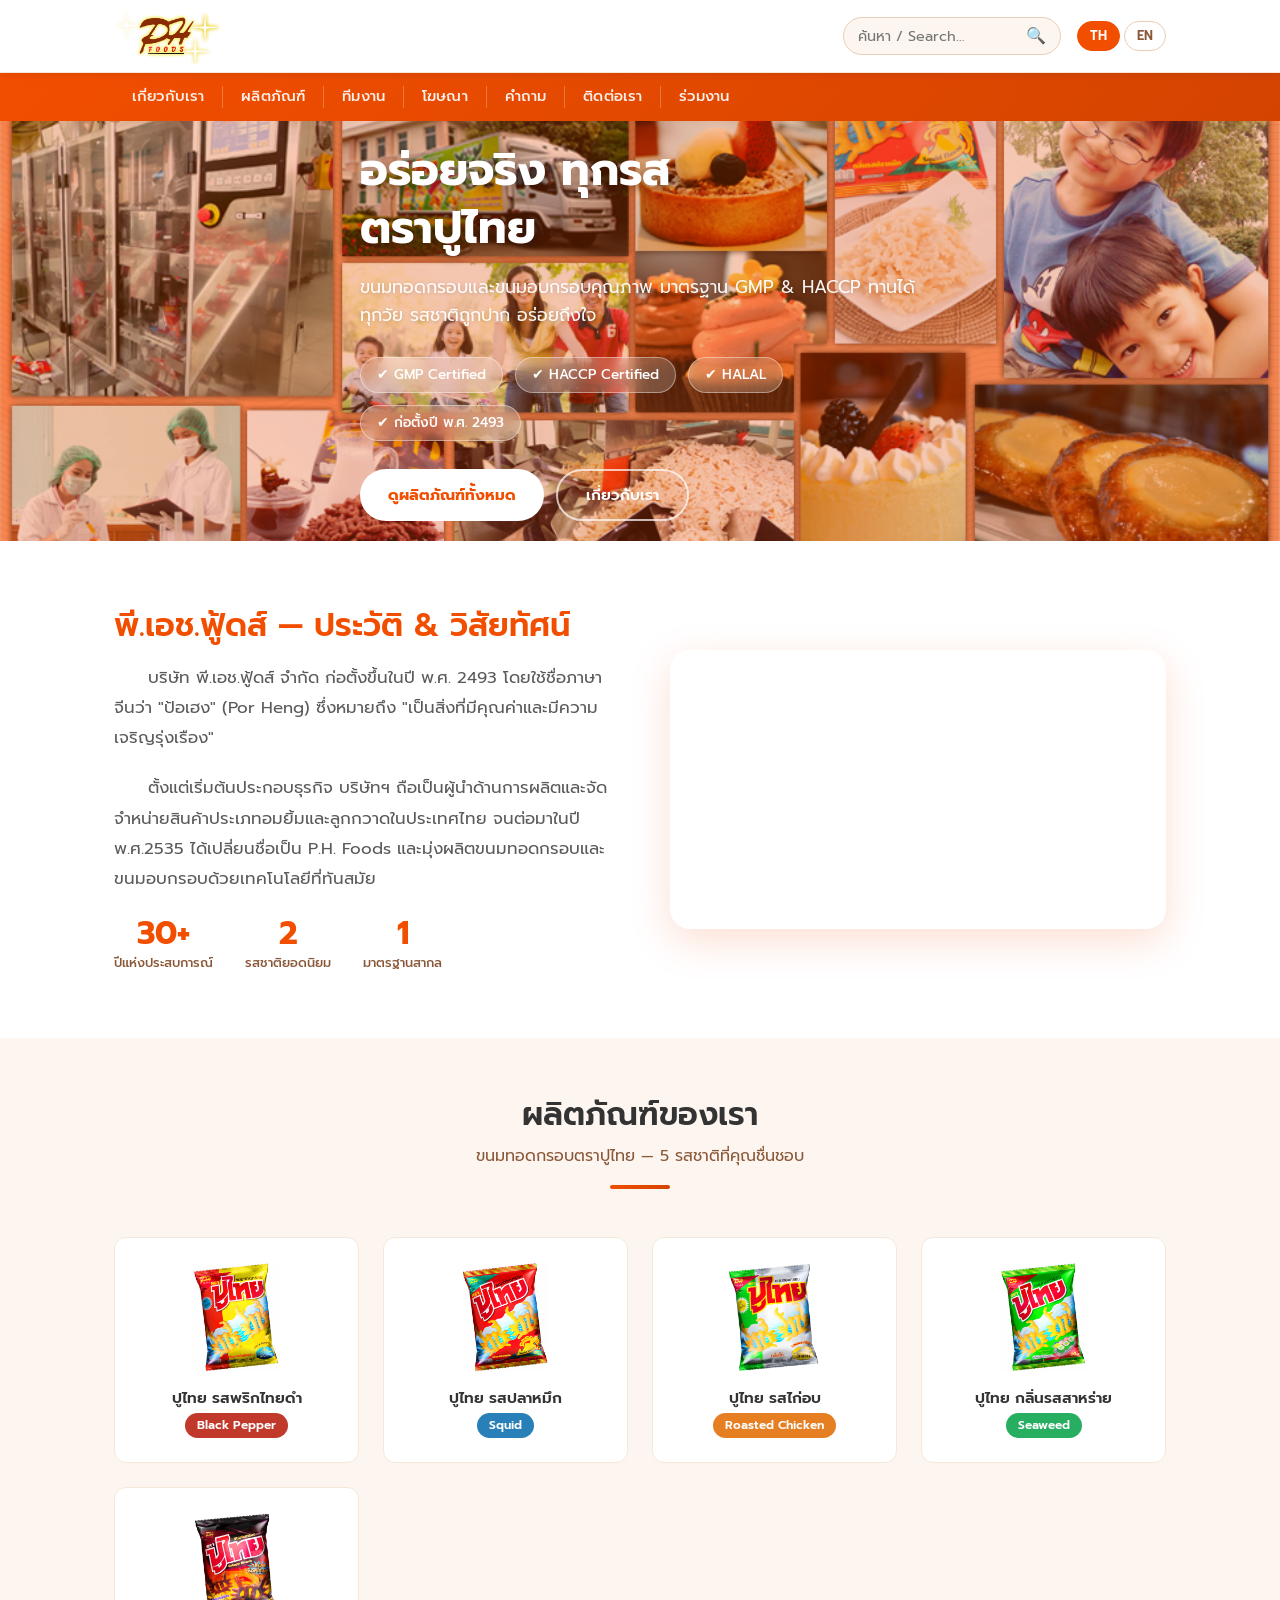
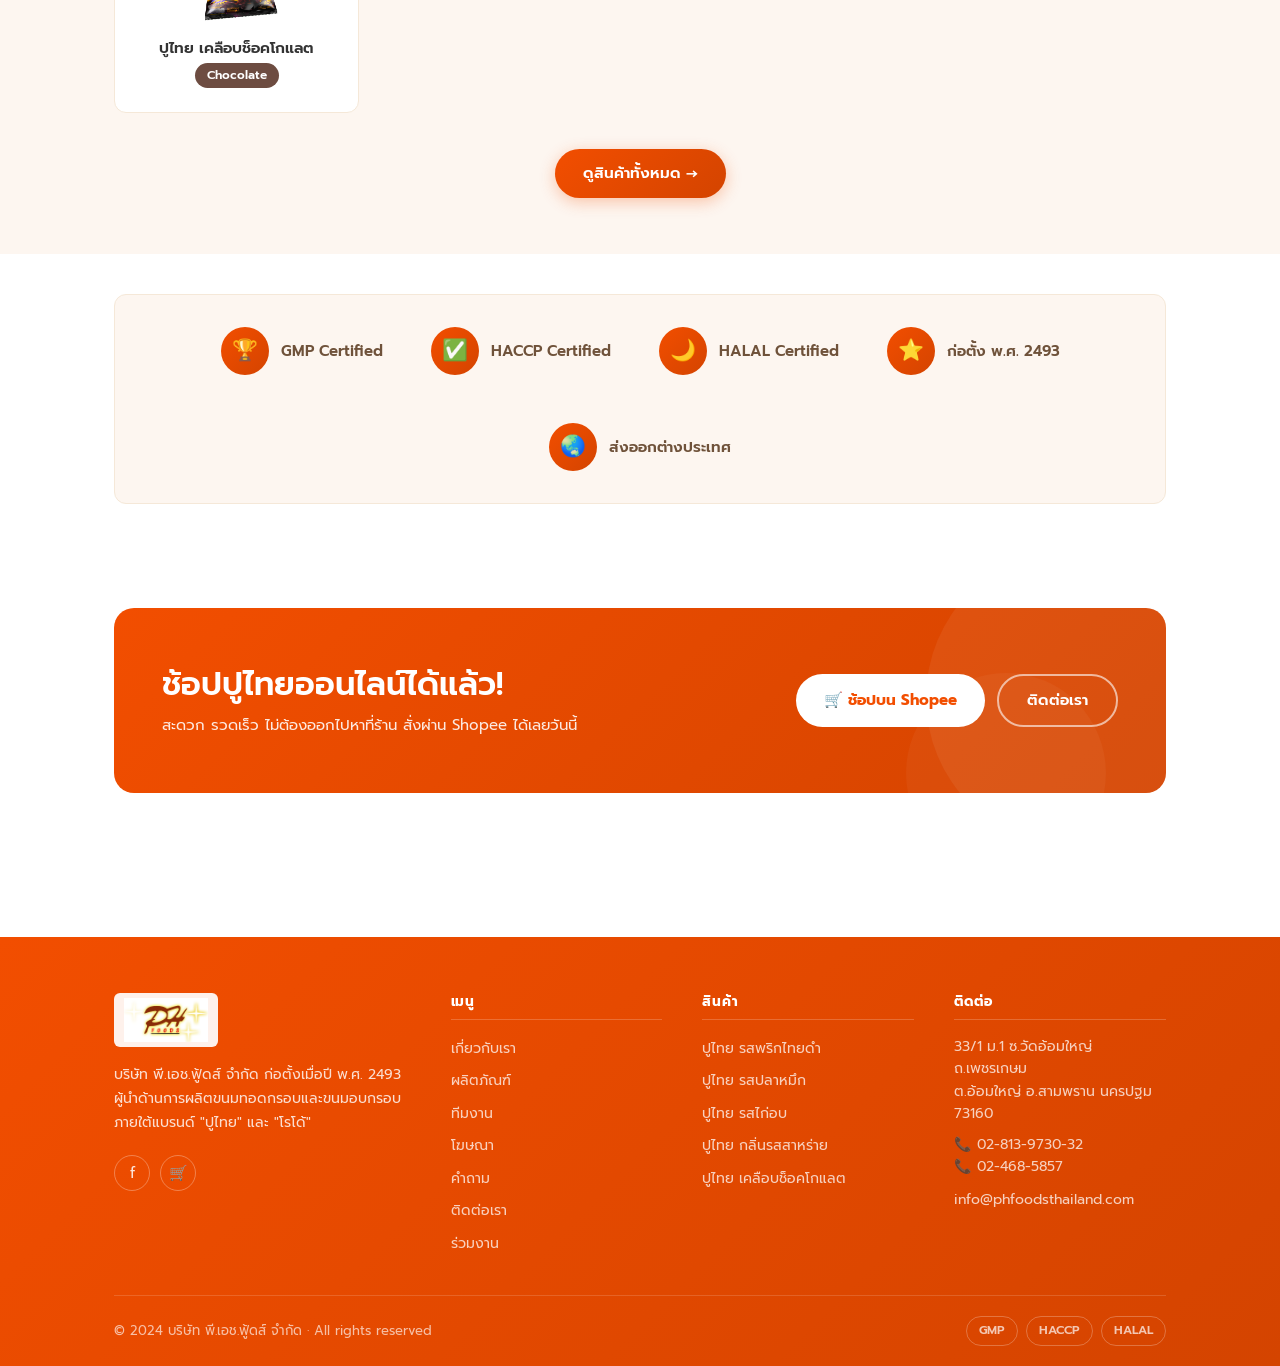
<file: index.html>
<!DOCTYPE html>
<html lang="th">
<head>
  <meta charset="UTF-8">
  <meta name="viewport" content="width=device-width, initial-scale=1.0">
  <title>P.H. Foods Thailand — ปูไทย &amp; โรโด้</title>
  <meta name="description" content="บริษัท พี.เอช.ฟู้ดส์ จำกัด ผู้ผลิตขนมทอดกรอบและขนมอบกรอบตราปูไทยและโรโด้ ก่อตั้งมาตั้งแต่ปี พ.ศ. 2493">
  <link rel="preconnect" href="https://fonts.googleapis.com">
  <link href="https://fonts.googleapis.com/css2?family=Prompt:wght@300;400;500;600;700&display=swap" rel="stylesheet">
  <link rel="stylesheet" href="css/style.css">
</head>
<body>

<!-- HEADER -->
<header class="site-header">
  <div class="container">
    <a href="index.html" class="logo">
      <img src="images/logo-phuthai.gif" alt="P.H. Foods — Pu Thai">
    </a>
    <div class="header-right">
      <div class="search-wrap">
        <input type="text" placeholder="ค้นหา / Search…">
        <button aria-label="Search">🔍</button>
      </div>
      <div class="lang-switcher">
        <a href="#" class="lang-btn active">TH</a>
        <a href="#" class="lang-btn">EN</a>
      </div>
    </div>
    <button class="hamburger" aria-label="เมนู" data-label-th="เมนู" data-label-en="Menu"><span></span><span></span><span></span></button>
  </div>
</header>

<!-- MAIN NAV -->
<nav class="main-nav">
  <div class="container">
    <ul class="nav-list">
      <li class="has-dropdown"><a href="about.html">เกี่ยวกับเรา</a>
        <ul class="dropdown">
          <li><a href="about.html">ข้อมูลบริษัท</a></li>
          <li><a href="about.html#policy">นโยบาย</a></li>
          <li><a href="about.html#certificate">มาตรฐานที่ได้รับ</a></li>
        </ul>
      </li>
      <li class="nav-sep"></li>
      <li class="has-dropdown"><a href="products.html">ผลิตภัณฑ์</a>
        <ul class="dropdown">
          <li><a href="products.html">สินค้าปูไทย</a></li>
          <li><a href="products.html#new">สินค้าใหม่</a></li>
        </ul>
      </li>
      <li class="nav-sep"></li>
      <li><a href="team.html">ทีมงาน</a></li>
      <li class="nav-sep"></li>
      <li class="has-dropdown"><a href="advertise.html">โฆษณา</a>
        <ul class="dropdown">
          <li><a href="advertise.html">TVC โฆษณา</a></li>
          <li><a href="activity.html">กิจกรรม</a></li>
        </ul>
      </li>
      <li class="nav-sep"></li>
      <li class="has-dropdown"><a href="question.html">คำถาม</a>
        <ul class="dropdown">
          <li><a href="question.html">ถาม-ตอบ</a></li>
          <li><a href="question.html#tips">เกร็ดน่ารู้</a></li>
        </ul>
      </li>
      <li class="nav-sep"></li>
      <li><a href="contact.html">ติดต่อเรา</a></li>
      <li class="nav-sep"></li>
      <li><a href="career.html">ร่วมงาน</a></li>
    </ul>
  </div>
</nav>
<div class="mobile-nav">
  <a href="about.html">เกี่ยวกับเรา</a>
  <a href="about.html" class="sub-link">↳ ข้อมูลบริษัท</a>
  <a href="about.html#policy" class="sub-link">↳ นโยบาย</a>
  <a href="about.html#certificate" class="sub-link">↳ มาตรฐานที่ได้รับ</a>
  <a href="products.html">ผลิตภัณฑ์</a>
  <a href="products.html" class="sub-link">↳ สินค้าปูไทย</a>
  <a href="team.html">ทีมงาน</a>
  <a href="advertise.html">โฆษณา</a>
  <a href="advertise.html" class="sub-link">↳ TVC โฆษณา</a>
  <a href="activity.html" class="sub-link">↳ กิจกรรม</a>
  <a href="question.html">คำถาม</a>
  <a href="question.html" class="sub-link">↳ ถาม-ตอบ</a>
  <a href="question.html#tips" class="sub-link">↳ เกร็ดน่ารู้</a>
  <a href="contact.html">ติดต่อเรา</a>
  <a href="career.html">ร่วมงาน</a>
</div>

<!-- HERO -->
<section class="home-hero">
  <img class="home-hero-img" src="images/home_hero_banner.jpg" alt="P.H. Foods hero banner">
  <div class="container">
    <div class="home-hero-content">
      <h1 data-en="Truly Delicious&lt;br&gt;Every Flavour&lt;br&gt;Pu Thai">อร่อยจริง ทุกรส<br>ตราปูไทย</h1>
      <p data-en="High-quality fried &amp; baked snacks, GMP &amp; HACCP certified. Loved by all ages.">ขนมทอดกรอบและขนมอบกรอบคุณภาพ มาตรฐาน GMP &amp; HACCP ทานได้ทุกวัย รสชาติถูกปาก อร่อยถึงใจ</p>
      <div class="hero-badges">
        <span class="hero-badge">✔ GMP Certified</span>
        <span class="hero-badge">✔ HACCP Certified</span>
        <span class="hero-badge">✔ HALAL</span>
        <span class="hero-badge" data-en="✔ Est. 1950">✔ ก่อตั้งปี พ.ศ. 2493</span>
      </div>
      <div class="hero-actions">
        <a href="products.html" class="btn btn-white" data-en="View All Products">ดูผลิตภัณฑ์ทั้งหมด</a>
        <a href="about.html" class="btn btn-outline" style="border-color:rgba(255,255,255,.7);color:#fff;" data-en="About Us">เกี่ยวกับเรา</a>
      </div>
    </div>
  </div>
</section>

<!-- INTRO -->
<section class="section">
  <div class="container">
    <div class="intro-grid">
      <div class="intro-text">
        <h2 data-en="P.H. Foods — History &amp; Vision">พี.เอช.ฟู้ดส์ — ประวัติ &amp; วิสัยทัศน์</h2>
        <p class="lead" data-en="P.H. Foods Co., Ltd. was founded in 1950 under the Chinese name &quot;Por Heng&quot;, meaning &quot;valuable and prosperous&quot;.">บริษัท พี.เอช.ฟู้ดส์ จำกัด ก่อตั้งขึ้นในปี พ.ศ. 2493 โดยใช้ชื่อภาษาจีนว่า "ป้อเฮง" (Por Heng) ซึ่งหมายถึง "เป็นสิ่งที่มีคุณค่าและมีความเจริญรุ่งเรือง"</p>
        <p class="lead" data-en="From the start, the company led candy production in Thailand. In 1992, it rebranded as P.H. Foods and focused on fried &amp; baked snacks made with modern technology.">ตั้งแต่เริ่มต้นประกอบธุรกิจ บริษัทฯ ถือเป็นผู้นำด้านการผลิตและจัดจำหน่ายสินค้าประเภทอมยิ้มและลูกกวาดในประเทศไทย จนต่อมาในปี พ.ศ.2535 ได้เปลี่ยนชื่อเป็น P.H. Foods และมุ่งผลิตขนมทอดกรอบและขนมอบกรอบด้วยเทคโนโลยีที่ทันสมัย</p>
        <div class="intro-stats">
          <div class="stat-item">
            <span class="stat-num" data-count="75" data-suffix="+">75+</span>
            <span class="stat-label" data-en="Years of Experience">ปีแห่งประสบการณ์</span>
          </div>
          <div class="stat-item">
            <span class="stat-num" data-count="5" data-suffix="">5</span>
            <span class="stat-label" data-en="Popular Flavours">รสชาติยอดนิยม</span>
          </div>
          <div class="stat-item">
            <span class="stat-num" data-count="3" data-suffix="">3</span>
            <span class="stat-label" data-en="International Standards">มาตรฐานสากล</span>
          </div>
        </div>
      </div>
      <div class="intro-video">
        <iframe src="https://www.youtube.com/embed/jbBxkgddXQ0?rel=0" frameborder="0" allowfullscreen title="P.H. Foods TVC"></iframe>
      </div>
    </div>
  </div>
</section>

<!-- PRODUCTS PREVIEW -->
<section class="section" style="background:var(--cream); padding-top:56px; padding-bottom:56px;">
  <div class="container">
    <div class="section-heading">
      <h2 data-en="Our Products">ผลิตภัณฑ์ของเรา</h2>
      <p class="sub" data-en="Pu Thai Fried Snacks — 5 Popular Flavours">ขนมทอดกรอบตราปูไทย — 5 รสชาติที่คุณชื่นชอบ</p>
      <div class="accent-line"></div>
    </div>
    <div class="products-preview">
      <a href="products.html" class="product-card-mini">
        <img src="images/products/pack/pepper.png" alt="รสพริกไทยดำ">
        <h4 data-en="Pu Thai Black Pepper">ปูไทย รสพริกไทยดำ</h4>
        <span class="flavor-tag" style="background:#c0392b;">Black Pepper</span>
      </a>
      <a href="products.html" class="product-card-mini">
        <img src="images/products/pack/squid.png" alt="รสปลาหมึก">
        <h4 data-en="Pu Thai Squid">ปูไทย รสปลาหมึก</h4>
        <span class="flavor-tag" style="background:#2980b9;">Squid</span>
      </a>
      <a href="products.html" class="product-card-mini">
        <img src="images/products/pack/chick.png" alt="รสไก่อบ">
        <h4 data-en="Pu Thai Roasted Chicken">ปูไทย รสไก่อบ</h4>
        <span class="flavor-tag" style="background:#e67e22;">Roasted Chicken</span>
      </a>
      <a href="products.html" class="product-card-mini">
        <img src="images/products/pack/nori.png" alt="รสสาหร่าย">
        <h4 data-en="Pu Thai Seaweed">ปูไทย กลิ่นรสสาหร่าย</h4>
        <span class="flavor-tag" style="background:#27ae60;">Seaweed</span>
      </a>
      <a href="products.html" class="product-card-mini">
        <img src="images/products/pack/choc.png" alt="เคลือบช็อคโกแลต">
        <h4 data-en="Pu Thai Chocolate">ปูไทย เคลือบช็อคโกแลต</h4>
        <span class="flavor-tag" style="background:#6d4c41;">Chocolate</span>
      </a>
    </div>
    <div style="text-align:center; margin-top:36px;">
      <a href="products.html" class="btn btn-primary" data-en="View All Products →">ดูสินค้าทั้งหมด →</a>
    </div>
  </div>
</section>

<!-- CERTIFICATIONS -->
<section class="section-sm">
  <div class="container">
    <div class="certs-strip">
      <div class="cert-item"><div class="cert-icon">🏆</div><span>GMP Certified</span></div>
      <div class="cert-item"><div class="cert-icon">✅</div><span>HACCP Certified</span></div>
      <div class="cert-item"><div class="cert-icon">🌙</div><span>HALAL Certified</span></div>
      <div class="cert-item"><div class="cert-icon">⭐</div><span data-en="Est. 1950">ก่อตั้ง พ.ศ. 2493</span></div>
      <div class="cert-item"><div class="cert-icon">🌏</div><span data-en="International Export">ส่งออกต่างประเทศ</span></div>
    </div>
  </div>
</section>

<!-- CTA -->
<section class="section">
  <div class="container">
    <div class="cta-banner">
      <div class="cta-content">
        <h2 data-en="Shop Pu Thai Online Now!">ช้อปปูไทยออนไลน์ได้แล้ว!</h2>
        <p data-en="Convenient &amp; fast — delivery to your door. Order on Shopee today!">สะดวก รวดเร็ว ไม่ต้องออกไปหาที่ร้าน สั่งผ่าน Shopee ได้เลยวันนี้</p>
      </div>
      <div class="cta-actions">
        <a href="https://shopee.co.th/puthai_officialshop" target="_blank" rel="noopener" class="btn btn-white" data-en="🛒 Shop on Shopee">🛒 ช้อปบน Shopee</a>
        <a href="contact.html" class="btn btn-outline" style="border-color:rgba(255,255,255,.6);color:#fff;" data-en="Contact Us">ติดต่อเรา</a>
      </div>
    </div>
  </div>
</section>

<!-- FOOTER -->
<footer class="site-footer">
  <div class="container">
    <div class="footer-main">
      <div class="footer-brand">
        <img src="images/logo-phuthai.gif" alt="P.H. Foods">
        <p data-en="P.H. Foods Co., Ltd., founded in 1950, a leading producer of fried &amp; baked snacks under the &quot;Pu Thai&quot; and &quot;Rodo&quot; brands.">บริษัท พี.เอช.ฟู้ดส์ จำกัด ก่อตั้งเมื่อปี พ.ศ. 2493 ผู้นำด้านการผลิตขนมทอดกรอบและขนมอบกรอบ ภายใต้แบรนด์ "ปูไทย" และ "โรโด้"</p>
        <div class="footer-social">
          <a href="https://www.facebook.com/PuthaiSnack/" target="_blank" rel="noopener" title="Facebook">f</a>
          <a href="https://shopee.co.th/puthai_officialshop" target="_blank" rel="noopener" title="Shopee">🛒</a>
        </div>
      </div>
      <div class="footer-col">
        <h5>เมนู</h5>
        <ul>
          <li><a href="about.html">เกี่ยวกับเรา</a></li>
          <li><a href="products.html">ผลิตภัณฑ์</a></li>
          <li><a href="team.html">ทีมงาน</a></li>
          <li><a href="advertise.html">โฆษณา</a></li>
          <li><a href="question.html">คำถาม</a></li>
          <li><a href="contact.html">ติดต่อเรา</a></li>
          <li><a href="career.html">ร่วมงาน</a></li>
        </ul>
      </div>
      <div class="footer-col">
        <h5>สินค้า</h5>
        <ul>
          <li><a href="products.html">ปูไทย รสพริกไทยดำ</a></li>
          <li><a href="products.html">ปูไทย รสปลาหมึก</a></li>
          <li><a href="products.html">ปูไทย รสไก่อบ</a></li>
          <li><a href="products.html">ปูไทย กลิ่นรสสาหร่าย</a></li>
          <li><a href="products.html">ปูไทย เคลือบช็อคโกแลต</a></li>
        </ul>
      </div>
      <div class="footer-col">
        <h5>ติดต่อ</h5>
        <p>33/1 ม.1 ซ.วัดอ้อมใหญ่ ถ.เพชรเกษม<br>ต.อ้อมใหญ่ อ.สามพราน นครปฐม 73160</p>
        <p>📞 02-813-9730-32<br>📞 02-468-5857</p>
        <a href="mailto:info@phfoodsthailand.com">info@phfoodsthailand.com</a>
      </div>
    </div>
    <div class="footer-bottom">
      <p>© 2024 บริษัท พี.เอช.ฟู้ดส์ จำกัด · All rights reserved</p>
      <div class="footer-badges">
        <span class="footer-badge">GMP</span>
        <span class="footer-badge">HACCP</span>
        <span class="footer-badge">HALAL</span>
      </div>
    </div>
  </div>
</footer>

<script src="js/main.js"></script>
</body>
</html>
</file>
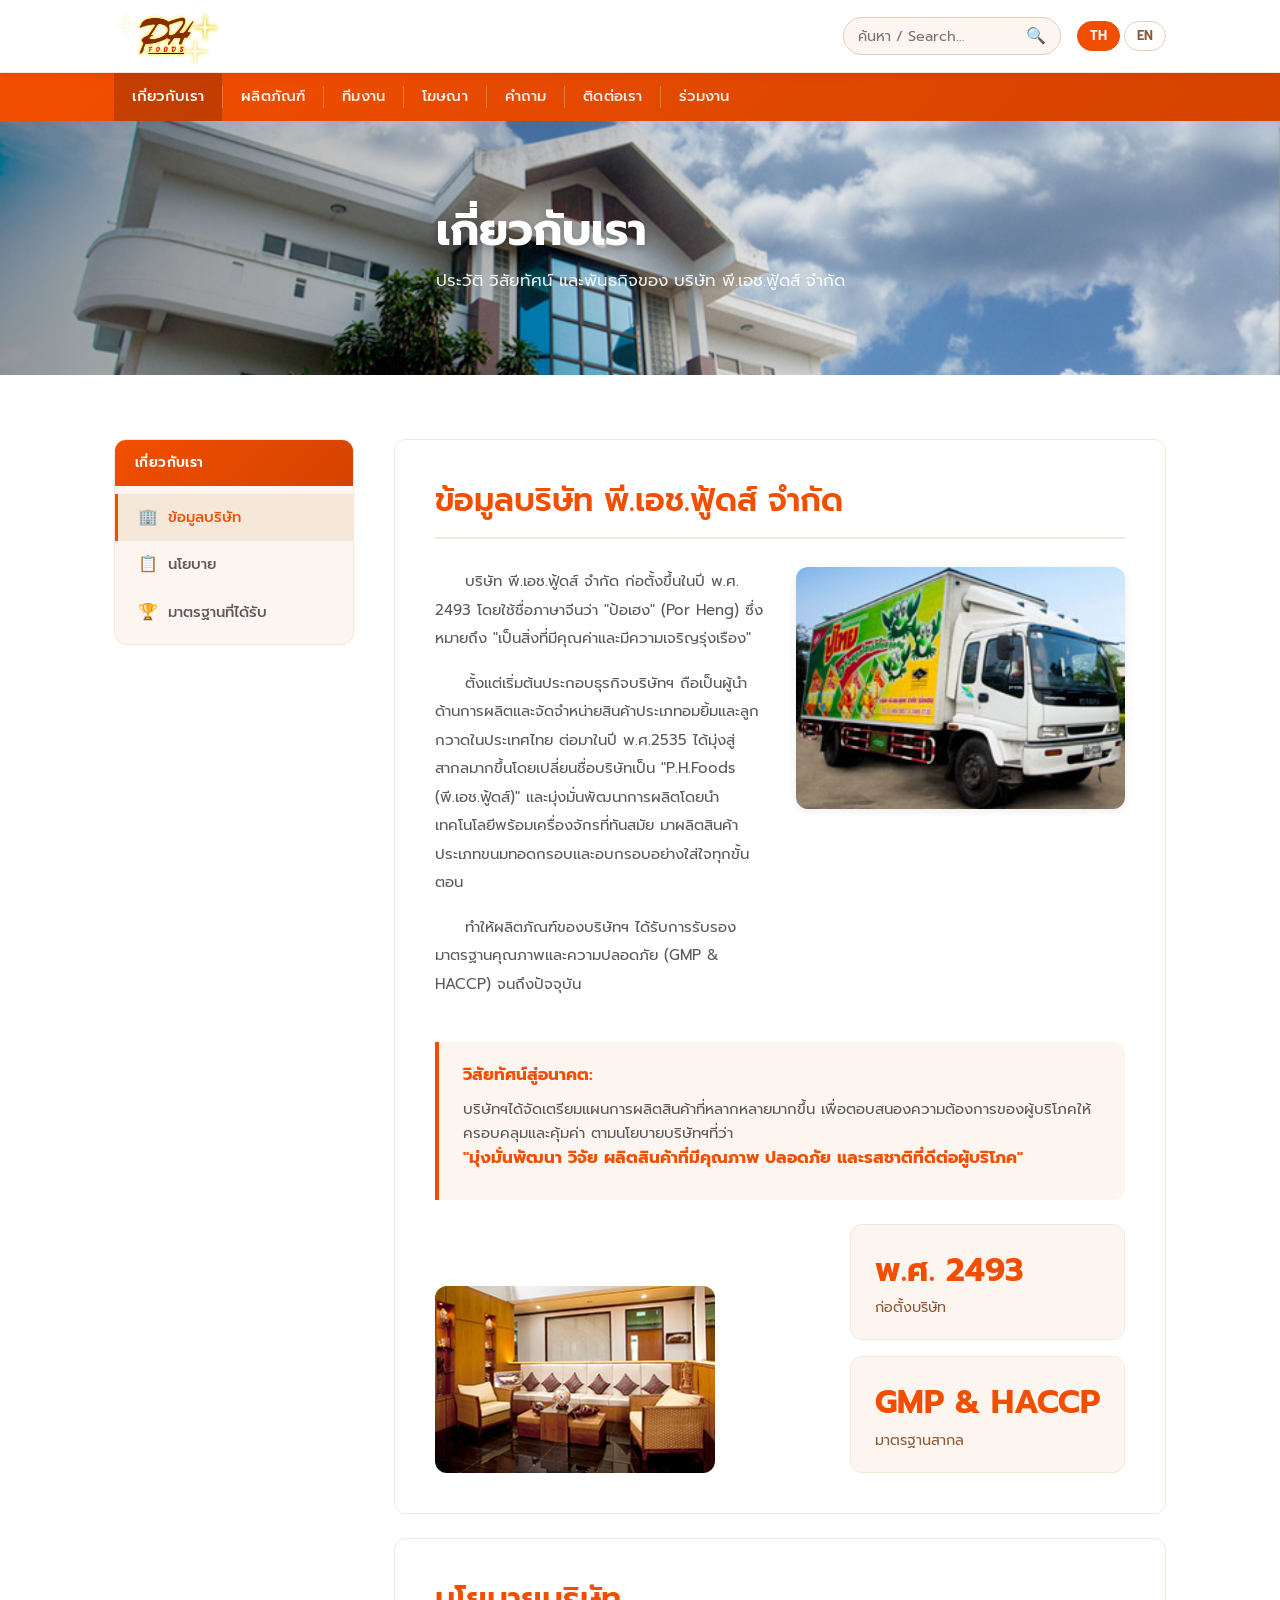
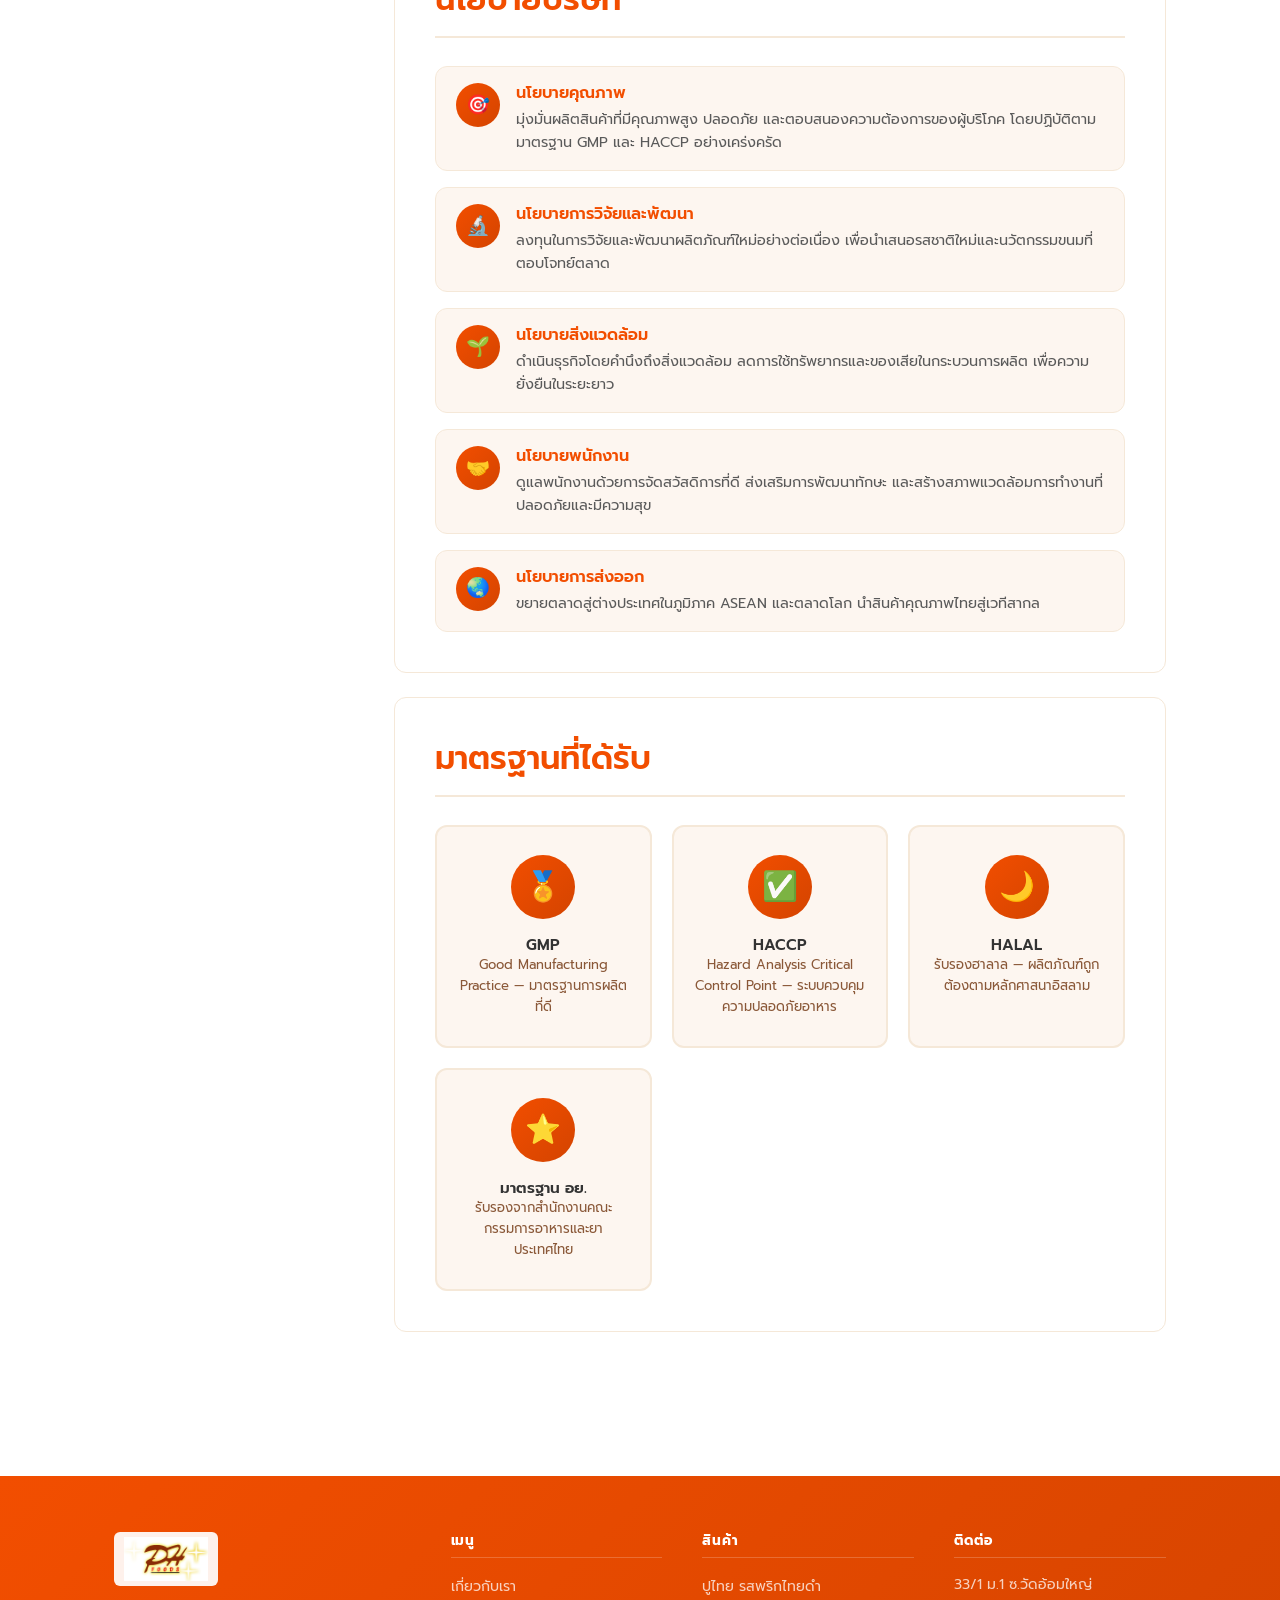
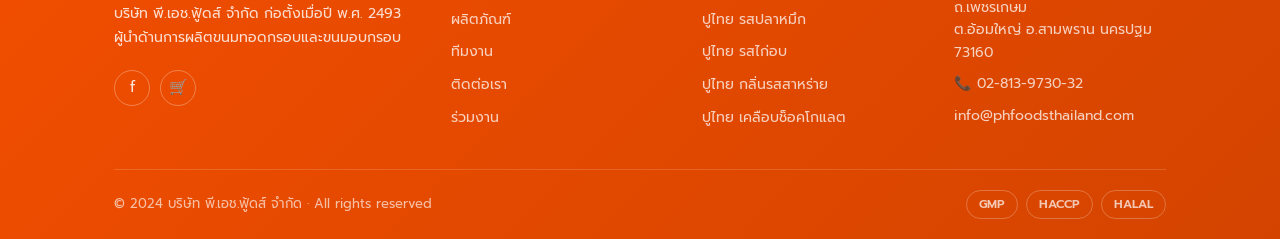
<file: about.html>
<!DOCTYPE html>
<html lang="th">
<head>
  <meta charset="UTF-8">
  <meta name="viewport" content="width=device-width, initial-scale=1.0">
  <title>เกี่ยวกับเรา — P.H. Foods Thailand</title>
  <link rel="preconnect" href="https://fonts.googleapis.com">
  <link href="https://fonts.googleapis.com/css2?family=Prompt:wght@300;400;500;600;700&display=swap" rel="stylesheet">
  <link rel="stylesheet" href="css/style.css">
</head>
<body>

<header class="site-header">
  <div class="container">
    <a href="index.html" class="logo"><img src="images/logo-phuthai.gif" alt="P.H. Foods"></a>
    <div class="header-right">
      <div class="search-wrap"><input type="text" placeholder="ค้นหา / Search…"><button>🔍</button></div>
      <div class="lang-switcher"><a href="#" class="lang-btn active">TH</a><a href="#" class="lang-btn">EN</a></div>
    </div>
    <button class="hamburger" aria-label="เมนู" data-label-th="เมนู" data-label-en="Menu"><span></span><span></span><span></span></button>
  </div>
</header>
<nav class="main-nav">
  <div class="container">
    <ul class="nav-list">
      <li class="has-dropdown"><a href="about.html" class="active">เกี่ยวกับเรา</a>
        <ul class="dropdown"><li><a href="about.html">ข้อมูลบริษัท</a></li><li><a href="about.html#policy">นโยบาย</a></li><li><a href="about.html#certificate">มาตรฐานที่ได้รับ</a></li></ul>
      </li>
      <li class="nav-sep"></li>
      <li class="has-dropdown"><a href="products.html">ผลิตภัณฑ์</a>
        <ul class="dropdown"><li><a href="products.html">สินค้าปูไทย</a></li><li><a href="products.html#new">สินค้าใหม่</a></li></ul>
      </li>
      <li class="nav-sep"></li><li><a href="team.html">ทีมงาน</a></li><li class="nav-sep"></li>
      <li class="has-dropdown"><a href="advertise.html">โฆษณา</a>
        <ul class="dropdown"><li><a href="advertise.html">TVC โฆษณา</a></li><li><a href="activity.html">กิจกรรม</a></li></ul>
      </li>
      <li class="nav-sep"></li>
      <li class="has-dropdown"><a href="question.html">คำถาม</a>
        <ul class="dropdown"><li><a href="question.html">ถาม-ตอบ</a></li><li><a href="question.html#tips">เกร็ดน่ารู้</a></li></ul>
      </li>
      <li class="nav-sep"></li><li><a href="contact.html">ติดต่อเรา</a></li><li class="nav-sep"></li><li><a href="career.html">ร่วมงาน</a></li>
    </ul>
  </div>
</nav>
<div class="mobile-nav">
  <a href="about.html">เกี่ยวกับเรา</a><a href="about.html" class="sub-link">↳ ข้อมูลบริษัท</a><a href="about.html#policy" class="sub-link">↳ นโยบาย</a><a href="about.html#certificate" class="sub-link">↳ มาตรฐานที่ได้รับ</a>
  <a href="products.html">ผลิตภัณฑ์</a><a href="products.html" class="sub-link">↳ สินค้าปูไทย</a>
  <a href="team.html">ทีมงาน</a><a href="advertise.html">โฆษณา</a><a href="advertise.html" class="sub-link">↳ TVC โฆษณา</a><a href="activity.html" class="sub-link">↳ กิจกรรม</a>
  <a href="question.html">คำถาม</a><a href="question.html" class="sub-link">↳ ถาม-ตอบ</a><a href="question.html#tips" class="sub-link">↳ เกร็ดน่ารู้</a>
  <a href="contact.html">ติดต่อเรา</a><a href="career.html">ร่วมงาน</a>
</div>

<!-- HERO -->
<div class="page-hero">
  <img src="images/about_profile_hero.jpg" alt="About Us">
  <div class="page-hero-overlay">
    <div class="page-hero-text container">
      <h1 data-en="About Us">เกี่ยวกับเรา</h1>
      <p data-en="History, Vision &amp; Mission of P.H. Foods Co., Ltd.">ประวัติ วิสัยทัศน์ และพันธกิจของ บริษัท พี.เอช.ฟู้ดส์ จำกัด</p>
    </div>
  </div>
</div>

<!-- CONTENT -->
<section class="section">
  <div class="container">
    <div class="inner-layout">

      <!-- SIDEBAR -->
      <aside class="sidebar">
        <div class="sidebar-box">
          <div class="sidebar-title" data-en="About Us">เกี่ยวกับเรา</div>
          <ul class="sidebar-menu">
            <li class="active"><a href="about.html"><span class="icon">🏢</span><span data-en="Company Info">ข้อมูลบริษัท</span></a></li>
            <li><a href="about.html#policy"><span class="icon">📋</span><span data-en="Policy">นโยบาย</span></a></li>
            <li><a href="about.html#certificate"><span class="icon">🏆</span><span data-en="Certifications">มาตรฐานที่ได้รับ</span></a></li>
          </ul>
        </div>
      </aside>

      <!-- MAIN -->
      <div>
        <!-- Company Profile -->
        <div class="inner-content" id="profile">
          <h2 data-en="P.H. Foods Co., Ltd.">ข้อมูลบริษัท พี.เอช.ฟู้ดส์ จำกัด</h2>
          <div class="about-body">
            <div class="about-text">
              <p data-en="P.H. Foods Co., Ltd. was founded in 1950 under the Chinese name &quot;Por Heng&quot;, meaning &quot;valuable and prosperous&quot;.">บริษัท พี.เอช.ฟู้ดส์ จำกัด ก่อตั้งขึ้นในปี พ.ศ. 2493 โดยใช้ชื่อภาษาจีนว่า "ป้อเฮง" (Por Heng) ซึ่งหมายถึง "เป็นสิ่งที่มีคุณค่าและมีความเจริญรุ่งเรือง"</p>
              <p data-en="From the start, the company was a leader in candy production in Thailand. In 1992, it rebranded as &quot;P.H. Foods&quot; and committed to producing fried and baked snacks with modern technology and machinery at every step.">ตั้งแต่เริ่มต้นประกอบธุรกิจบริษัทฯ ถือเป็นผู้นำด้านการผลิตและจัดจำหน่ายสินค้าประเภทอมยิ้มและลูกกวาดในประเทศไทย ต่อมาในปี พ.ศ.2535 ได้มุ่งสู่สากลมากขึ้นโดยเปลี่ยนชื่อบริษัทเป็น "P.H.Foods (พี.เอช.ฟู้ดส์)" และมุ่งมั่นพัฒนาการผลิตโดยนำเทคโนโลยีพร้อมเครื่องจักรที่ทันสมัย มาผลิตสินค้าประเภทขนมทอดกรอบและอบกรอบอย่างใส่ใจทุกขั้นตอน</p>
              <p data-en="The company's products are certified to international quality and food safety standards (GMP &amp; HACCP) to this day.">ทำให้ผลิตภัณฑ์ของบริษัทฯ ได้รับการรับรองมาตรฐานคุณภาพและความปลอดภัย (GMP &amp; HACCP) จนถึงปัจจุบัน</p>
            </div>
            <img src="images/about_us_image_1.jpg" alt="โรงงาน P.H. Foods">
          </div>

          <div class="vision-box">
            <strong data-en="Vision for the Future:">วิสัยทัศน์สู่อนาคต:</strong>
            บริษัทฯได้จัดเตรียมแผนการผลิตสินค้าที่หลากหลายมากขึ้น เพื่อตอบสนองความต้องการของผู้บริโภคให้ครอบคลุมและคุ้มค่า ตามนโยบายบริษัทฯที่ว่า <strong>"มุ่งมั่นพัฒนา วิจัย ผลิตสินค้าที่มีคุณภาพ ปลอดภัย และรสชาติที่ดีต่อผู้บริโภค"</strong>
          </div>

          <div style="display:grid;grid-template-columns:1fr auto;gap:24px;align-items:end;margin-top:24px;">
            <img src="images/about_us_image_2.jpg" alt="วิสัยทัศน์" style="border-radius:12px;width:100%;max-width:280px;">
            <div style="display:flex;flex-direction:column;gap:16px;">
              <div style="background:var(--cream);border-radius:12px;padding:20px 24px;border:1px solid var(--cream-dark);">
                <div style="font-size:2rem;font-weight:700;color:var(--orange);">พ.ศ. 2493</div>
                <div style="color:var(--brown);font-size:.9rem;" data-en="Company Founded">ก่อตั้งบริษัท</div>
              </div>
              <div style="background:var(--cream);border-radius:12px;padding:20px 24px;border:1px solid var(--cream-dark);">
                <div style="font-size:2rem;font-weight:700;color:var(--orange);">GMP &amp; HACCP</div>
                <div style="color:var(--brown);font-size:.9rem;" data-en="International Standards">มาตรฐานสากล</div>
              </div>
            </div>
          </div>
        </div>

        <!-- Policy -->
        <div class="inner-content mt-24" id="policy">
          <h2 data-en="Company Policy">นโยบายบริษัท</h2>
          <div class="policy-list">
            <div class="policy-item">
              <div class="policy-icon">🎯</div>
              <div>
                <h4 data-en="Quality Policy">นโยบายคุณภาพ</h4>
                <p data-en="Committed to producing high-quality, safe products that meet consumer needs, strictly adhering to GMP and HACCP standards.">มุ่งมั่นผลิตสินค้าที่มีคุณภาพสูง ปลอดภัย และตอบสนองความต้องการของผู้บริโภค โดยปฏิบัติตามมาตรฐาน GMP และ HACCP อย่างเคร่งครัด</p>
              </div>
            </div>
            <div class="policy-item">
              <div class="policy-icon">🔬</div>
              <div>
                <h4 data-en="R&amp;D Policy">นโยบายการวิจัยและพัฒนา</h4>
                <p data-en="Continuously investing in research and development of new products to introduce new flavours and snack innovations that meet market demand.">ลงทุนในการวิจัยและพัฒนาผลิตภัณฑ์ใหม่อย่างต่อเนื่อง เพื่อนำเสนอรสชาติใหม่และนวัตกรรมขนมที่ตอบโจทย์ตลาด</p>
              </div>
            </div>
            <div class="policy-item">
              <div class="policy-icon">🌱</div>
              <div>
                <h4 data-en="Environmental Policy">นโยบายสิ่งแวดล้อม</h4>
                <p data-en="Operating with environmental responsibility by reducing resource usage and waste in the production process for long-term sustainability.">ดำเนินธุรกิจโดยคำนึงถึงสิ่งแวดล้อม ลดการใช้ทรัพยากรและของเสียในกระบวนการผลิต เพื่อความยั่งยืนในระยะยาว</p>
              </div>
            </div>
            <div class="policy-item">
              <div class="policy-icon">🤝</div>
              <div>
                <h4 data-en="Employee Policy">นโยบายพนักงาน</h4>
                <p data-en="Caring for employees with good welfare, promoting skill development, and creating a safe and happy working environment.">ดูแลพนักงานด้วยการจัดสวัสดิการที่ดี ส่งเสริมการพัฒนาทักษะ และสร้างสภาพแวดล้อมการทำงานที่ปลอดภัยและมีความสุข</p>
              </div>
            </div>
            <div class="policy-item">
              <div class="policy-icon">🌏</div>
              <div>
                <h4 data-en="Export Policy">นโยบายการส่งออก</h4>
                <p data-en="Expanding into international markets in ASEAN and globally, bringing quality Thai products to the world stage.">ขยายตลาดสู่ต่างประเทศในภูมิภาค ASEAN และตลาดโลก นำสินค้าคุณภาพไทยสู่เวทีสากล</p>
              </div>
            </div>
          </div>
        </div>

        <!-- Certificates -->
        <div class="inner-content mt-24" id="certificate">
          <h2 data-en="Our Certifications">มาตรฐานที่ได้รับ</h2>
          <div class="certs-grid">
            <div class="cert-card">
              <div class="cert-badge">🏅</div>
              <h4>GMP</h4>
              <p data-en="Good Manufacturing Practice — international standard for quality production.">Good Manufacturing Practice — มาตรฐานการผลิตที่ดี</p>
            </div>
            <div class="cert-card">
              <div class="cert-badge">✅</div>
              <h4>HACCP</h4>
              <p data-en="Hazard Analysis Critical Control Point — food safety management system.">Hazard Analysis Critical Control Point — ระบบควบคุมความปลอดภัยอาหาร</p>
            </div>
            <div class="cert-card">
              <div class="cert-badge">🌙</div>
              <h4>HALAL</h4>
              <p data-en="HALAL certified — products comply with Islamic dietary requirements.">รับรองฮาลาล — ผลิตภัณฑ์ถูกต้องตามหลักศาสนาอิสลาม</p>
            </div>
            <div class="cert-card">
              <div class="cert-badge">⭐</div>
              <h4 data-en="FDA Thailand">มาตรฐาน อย.</h4>
              <p data-en="Certified by the Thai Food and Drug Administration.">รับรองจากสำนักงานคณะกรรมการอาหารและยา ประเทศไทย</p>
            </div>
          </div>
        </div>
      </div>

    </div>
  </div>
</section>

<footer class="site-footer">
  <div class="container">
    <div class="footer-main">
      <div class="footer-brand">
        <img src="images/logo-phuthai.gif" alt="P.H. Foods">
        <p data-en="P.H. Foods Co., Ltd., founded in 1950, a leading producer of fried &amp; baked snacks under the Pu Thai and Rodo brands.">บริษัท พี.เอช.ฟู้ดส์ จำกัด ก่อตั้งเมื่อปี พ.ศ. 2493 ผู้นำด้านการผลิตขนมทอดกรอบและขนมอบกรอบ</p>
        <div class="footer-social">
          <a href="https://www.facebook.com/PuthaiSnack/" target="_blank" rel="noopener">f</a>
          <a href="https://shopee.co.th/puthai_officialshop" target="_blank" rel="noopener">🛒</a>
        </div>
      </div>
      <div class="footer-col"><h5>เมนู</h5><ul><li><a href="about.html">เกี่ยวกับเรา</a></li><li><a href="products.html">ผลิตภัณฑ์</a></li><li><a href="team.html">ทีมงาน</a></li><li><a href="contact.html">ติดต่อเรา</a></li><li><a href="career.html">ร่วมงาน</a></li></ul></div>
      <div class="footer-col"><h5>สินค้า</h5><ul><li><a href="products.html">ปูไทย รสพริกไทยดำ</a></li><li><a href="products.html">ปูไทย รสปลาหมึก</a></li><li><a href="products.html">ปูไทย รสไก่อบ</a></li><li><a href="products.html">ปูไทย กลิ่นรสสาหร่าย</a></li><li><a href="products.html">ปูไทย เคลือบช็อคโกแลต</a></li></ul></div>
      <div class="footer-col"><h5>ติดต่อ</h5><p>33/1 ม.1 ซ.วัดอ้อมใหญ่ ถ.เพชรเกษม<br>ต.อ้อมใหญ่ อ.สามพราน นครปฐม 73160</p><p>📞 02-813-9730-32</p><a href="mailto:info@phfoodsthailand.com">info@phfoodsthailand.com</a></div>
    </div>
    <div class="footer-bottom">
      <p>© 2024 บริษัท พี.เอช.ฟู้ดส์ จำกัด · All rights reserved</p>
      <div class="footer-badges"><span class="footer-badge">GMP</span><span class="footer-badge">HACCP</span><span class="footer-badge">HALAL</span></div>
    </div>
  </div>
</footer>
<script src="js/main.js"></script>
</body>
</html>
</file>
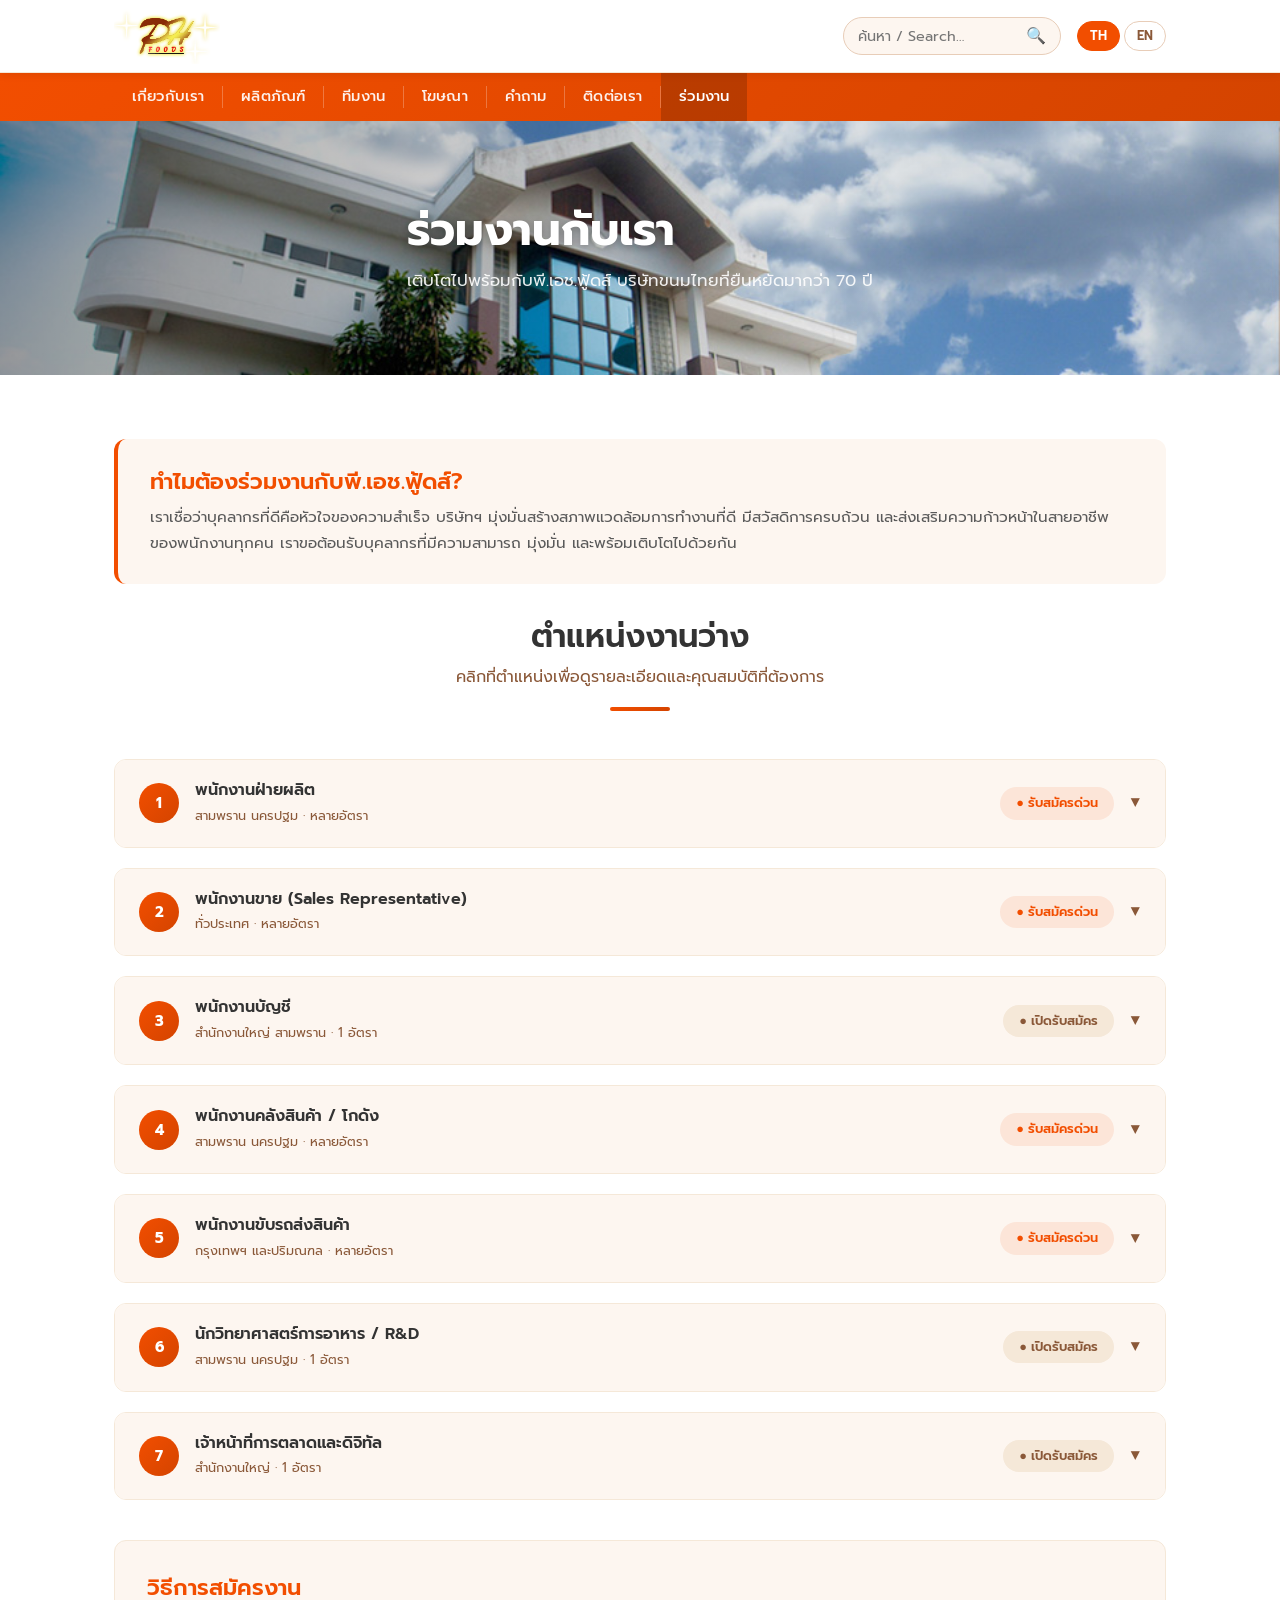
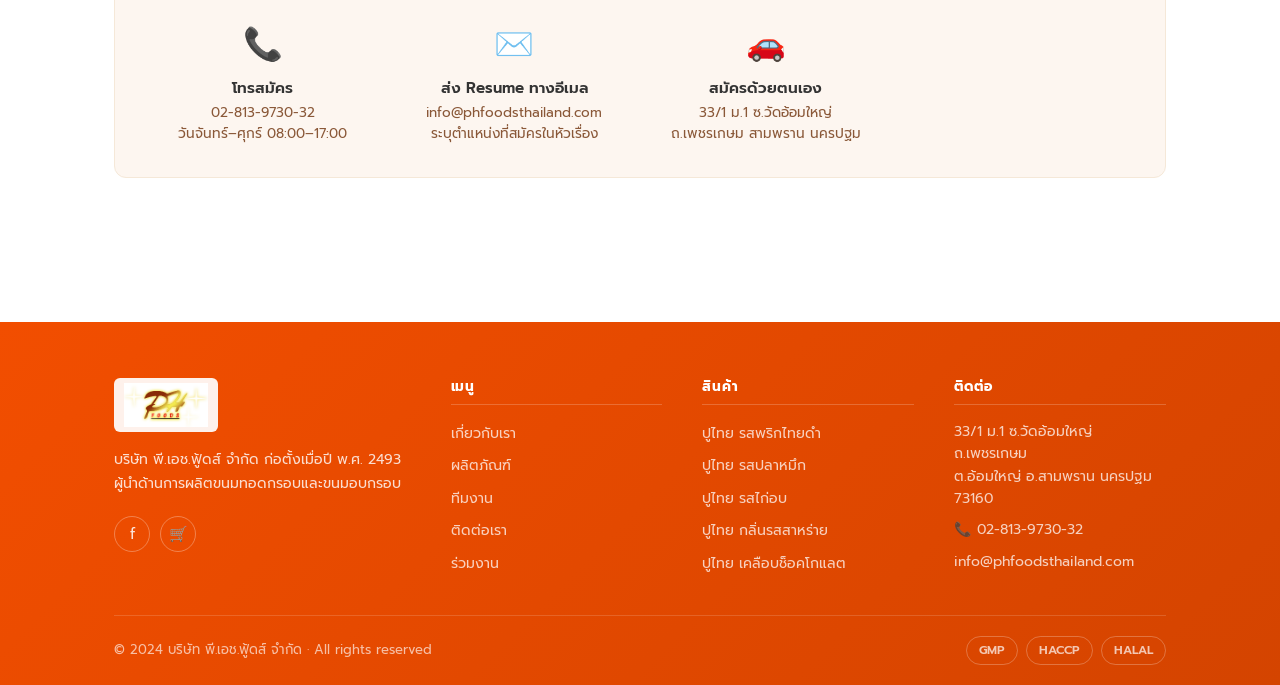
<file: career.html>
<!DOCTYPE html>
<html lang="th">
<head>
  <meta charset="UTF-8">
  <meta name="viewport" content="width=device-width, initial-scale=1.0">
  <title>ร่วมงานกับเรา — P.H. Foods Thailand</title>
  <link rel="preconnect" href="https://fonts.googleapis.com">
  <link href="https://fonts.googleapis.com/css2?family=Prompt:wght@300;400;500;600;700&display=swap" rel="stylesheet">
  <link rel="stylesheet" href="css/style.css">
</head>
<body>

<header class="site-header">
  <div class="container">
    <a href="index.html" class="logo"><img src="images/logo-phuthai.gif" alt="P.H. Foods"></a>
    <div class="header-right">
      <div class="search-wrap"><input type="text" placeholder="ค้นหา / Search…"><button>🔍</button></div>
      <div class="lang-switcher"><a href="#" class="lang-btn active">TH</a><a href="#" class="lang-btn">EN</a></div>
    </div>
    <button class="hamburger" aria-label="เมนู" data-label-th="เมนู" data-label-en="Menu"><span></span><span></span><span></span></button>
  </div>
</header>
<nav class="main-nav">
  <div class="container">
    <ul class="nav-list">
      <li class="has-dropdown"><a href="about.html">เกี่ยวกับเรา</a>
        <ul class="dropdown"><li><a href="about.html">ข้อมูลบริษัท</a></li><li><a href="about.html#policy">นโยบาย</a></li><li><a href="about.html#certificate">มาตรฐานที่ได้รับ</a></li></ul>
      </li>
      <li class="nav-sep"></li>
      <li class="has-dropdown"><a href="products.html">ผลิตภัณฑ์</a>
        <ul class="dropdown"><li><a href="products.html">สินค้าปูไทย</a></li><li><a href="products.html#new">สินค้าใหม่</a></li></ul>
      </li>
      <li class="nav-sep"></li><li><a href="team.html">ทีมงาน</a></li><li class="nav-sep"></li>
      <li class="has-dropdown"><a href="advertise.html">โฆษณา</a>
        <ul class="dropdown"><li><a href="advertise.html">TVC โฆษณา</a></li><li><a href="activity.html">กิจกรรม</a></li></ul>
      </li>
      <li class="nav-sep"></li>
      <li class="has-dropdown"><a href="question.html">คำถาม</a>
        <ul class="dropdown"><li><a href="question.html">ถาม-ตอบ</a></li><li><a href="question.html#tips">เกร็ดน่ารู้</a></li></ul>
      </li>
      <li class="nav-sep"></li><li><a href="contact.html">ติดต่อเรา</a></li><li class="nav-sep"></li><li><a href="career.html" class="active">ร่วมงาน</a></li>
    </ul>
  </div>
</nav>
<div class="mobile-nav">
  <a href="about.html">เกี่ยวกับเรา</a><a href="about.html" class="sub-link">↳ ข้อมูลบริษัท</a><a href="about.html#policy" class="sub-link">↳ นโยบาย</a><a href="about.html#certificate" class="sub-link">↳ มาตรฐานที่ได้รับ</a>
  <a href="products.html">ผลิตภัณฑ์</a><a href="products.html" class="sub-link">↳ สินค้าปูไทย</a>
  <a href="team.html">ทีมงาน</a><a href="advertise.html">โฆษณา</a><a href="advertise.html" class="sub-link">↳ TVC โฆษณา</a><a href="activity.html" class="sub-link">↳ กิจกรรม</a>
  <a href="question.html">คำถาม</a><a href="question.html" class="sub-link">↳ ถาม-ตอบ</a><a href="question.html#tips" class="sub-link">↳ เกร็ดน่ารู้</a>
  <a href="contact.html">ติดต่อเรา</a><a href="career.html">ร่วมงาน</a>
</div>

<!-- HERO -->
<div class="page-hero">
  <img src="images/about_profile_hero.jpg" alt="ร่วมงาน">
  <div class="page-hero-overlay">
    <div class="page-hero-text container">
      <h1 data-en="Join Our Team">ร่วมงานกับเรา</h1>
      <p data-en="Grow with P.H. Foods, a Thai snack company standing strong for over 70 years">เติบโตไปพร้อมกับพี.เอช.ฟู้ดส์ บริษัทขนมไทยที่ยืนหยัดมากว่า 70 ปี</p>
    </div>
  </div>
</div>

<!-- CAREERS -->
<section class="section">
  <div class="container">

    <div class="career-intro">
      <h3 data-en="Why Join P.H. Foods?">ทำไมต้องร่วมงานกับพี.เอช.ฟู้ดส์?</h3>
      <p data-en="We believe great people are the heart of our success. P.H. Foods is committed to a positive work environment, comprehensive benefits, and career growth for every employee. We welcome talented, driven individuals who are ready to grow together with us.">เราเชื่อว่าบุคลากรที่ดีคือหัวใจของความสำเร็จ บริษัทฯ มุ่งมั่นสร้างสภาพแวดล้อมการทำงานที่ดี มีสวัสดิการครบถ้วน และส่งเสริมความก้าวหน้าในสายอาชีพของพนักงานทุกคน เราขอต้อนรับบุคลากรที่มีความสามารถ มุ่งมั่น และพร้อมเติบโตไปด้วยกัน</p>
    </div>

    <div class="section-heading">
      <h2 data-en="Open Positions">ตำแหน่งงานว่าง</h2>
      <p class="sub" data-en="Click on a position to view details and requirements">คลิกที่ตำแหน่งเพื่อดูรายละเอียดและคุณสมบัติที่ต้องการ</p>
      <div class="accent-line"></div>
    </div>

    <div class="job-list">

      <!-- Job 1 -->
      <div class="job-card">
        <div class="job-header">
          <div class="job-num">1</div>
          <div class="job-title">
            <h4 data-en="Production Staff">พนักงานฝ่ายผลิต</h4>
            <span data-en="Sam Phran, Nakhon Pathom · Multiple Positions">สามพราน นครปฐม · หลายอัตรา</span>
          </div>
          <span class="apply-badge hiring" data-en="● Urgently Hiring">● รับสมัครด่วน</span>
          <span class="job-expand-icon">▼</span>
        </div>
        <div class="job-body">
          <h5 data-en="Responsibilities">หน้าที่รับผิดชอบ</h5>
          <ul>
            <li data-en="Operate and control fried snack production to GMP &amp; HACCP standards">ควบคุมและดำเนินการผลิตขนมทอดกรอบตามมาตรฐาน GMP &amp; HACCP</li>
            <li data-en="Inspect product quality throughout the production process">ตรวจสอบคุณภาพสินค้าในขั้นตอนการผลิต</li>
            <li data-en="Perform basic maintenance of machinery and production equipment">บำรุงรักษาเครื่องจักรและอุปกรณ์การผลิตเบื้องต้น</li>
            <li data-en="Maintain cleanliness and order in the production area">รักษาความสะอาดและความเป็นระเบียบในพื้นที่ผลิต</li>
          </ul>
          <h5 data-en="Qualifications">คุณสมบัติ</h5>
          <ul>
            <li data-en="Education: Grade 9 (M.3) or higher">วุฒิการศึกษา ม.3 ขึ้นไป</li>
            <li data-en="Male or Female, age 18 or above">เพศชาย/หญิง อายุ 18 ปีขึ้นไป</li>
            <li data-en="Responsible, diligent, and punctual">มีความรับผิดชอบ อดทน ตรงต่อเวลา</li>
            <li data-en="Able to work shift hours">สามารถทำงานเป็นกะได้</li>
            <li data-en="No serious communicable diseases">ไม่มีโรคติดต่อร้ายแรง</li>
          </ul>
          <div class="job-meta">
            <div class="job-meta-row"><strong data-en="Salary:">เงินเดือน:</strong><span data-en="Per company structure + overtime pay">ตามโครงสร้างบริษัท + ค่าล่วงเวลา</span></div>
            <div class="job-meta-row"><strong data-en="Benefits:">สวัสดิการ:</strong><span data-en="Social security, provident fund, annual bonus">ประกันสังคม, กองทุนสำรองเลี้ยงชีพ, โบนัสประจำปี</span></div>
            <div class="job-meta-row"><strong data-en="Apply:">สมัคร:</strong><span>📞 02-813-9730 หรือ ✉️ info@phfoodsthailand.com</span></div>
          </div>
        </div>
      </div>

      <!-- Job 2 -->
      <div class="job-card">
        <div class="job-header">
          <div class="job-num">2</div>
          <div class="job-title">
            <h4 data-en="Sales Representative">พนักงานขาย (Sales Representative)</h4>
            <span data-en="Nationwide · Multiple Positions">ทั่วประเทศ · หลายอัตรา</span>
          </div>
          <span class="apply-badge hiring" data-en="● Urgently Hiring">● รับสมัครด่วน</span>
          <span class="job-expand-icon">▼</span>
        </div>
        <div class="job-body">
          <h5 data-en="Responsibilities">หน้าที่รับผิดชอบ</h5>
          <ul>
            <li data-en="Sell and promote Pu Thai and Rodo products in assigned territory">เสนอขายและส่งเสริมการขายผลิตภัณฑ์ปูไทยและโรโด้ในเขตพื้นที่ที่รับผิดชอบ</li>
            <li data-en="Build and maintain relationships with customers and distributors">สร้างและรักษาความสัมพันธ์กับลูกค้าและตัวแทนจำหน่าย</li>
            <li data-en="Track and report weekly / monthly sales figures">ติดตามและรายงานยอดขายประจำสัปดาห์/เดือน</li>
            <li data-en="Analyse the market and report competitor information to management">วิเคราะห์ตลาดและแจ้งข้อมูลคู่แข่งให้ผู้บังคับบัญชา</li>
          </ul>
          <h5 data-en="Qualifications">คุณสมบัติ</h5>
          <ul>
            <li data-en="Diploma or higher in Marketing or a related field">วุฒิการศึกษา ปวส. ขึ้นไป สาขาการตลาดหรือที่เกี่ยวข้อง</li>
            <li data-en="Male or Female, age 22–35">เพศชาย/หญิง อายุ 22-35 ปี</li>
            <li data-en="Own vehicle and valid driver's licence">มีรถยนต์ส่วนตัวและใบขับขี่</li>
            <li data-en="Good communication and negotiation skills">มีทักษะการสื่อสารและการเจรจาต่อรองที่ดี</li>
            <li data-en="FMCG sales experience is an advantage">มีประสบการณ์ด้านการขาย FMCG จะพิจารณาเป็นพิเศษ</li>
          </ul>
          <div class="job-meta">
            <div class="job-meta-row"><strong data-en="Salary:">เงินเดือน:</strong><span data-en="Base + commission + fuel allowance">ฐาน + ค่าคอมมิชชั่น + ค่าน้ำมัน</span></div>
            <div class="job-meta-row"><strong data-en="Benefits:">สวัสดิการ:</strong><span data-en="Social security, annual bonus, daily allowance">ประกันสังคม, โบนัสประจำปี, เบี้ยเลี้ยง</span></div>
            <div class="job-meta-row"><strong data-en="Apply:">สมัคร:</strong><span>📞 02-813-9730 หรือ ✉️ info@phfoodsthailand.com</span></div>
          </div>
        </div>
      </div>

      <!-- Job 3 -->
      <div class="job-card">
        <div class="job-header">
          <div class="job-num">3</div>
          <div class="job-title">
            <h4 data-en="Accountant">พนักงานบัญชี</h4>
            <span data-en="Head Office, Sam Phran · 1 Position">สำนักงานใหญ่ สามพราน · 1 อัตรา</span>
          </div>
          <span class="apply-badge" data-en="● Now Hiring">● เปิดรับสมัคร</span>
          <span class="job-expand-icon">▼</span>
        </div>
        <div class="job-body">
          <h5 data-en="Responsibilities">หน้าที่รับผิดชอบ</h5>
          <ul>
            <li data-en="Prepare income–expense accounts and monthly financial statements">จัดทำบัญชีรายรับ-รายจ่าย และงบการเงินประจำเดือน</li>
            <li data-en="Manage financial and tax documents">ดูแลเอกสารทางการเงินและภาษี</li>
            <li data-en="Coordinate with the accounting office and relevant government agencies">ประสานงานกับสำนักงานบัญชีและหน่วยงานราชการที่เกี่ยวข้อง</li>
            <li data-en="Prepare stock and asset reports for the company">จัดทำรายงานสต็อกและสินทรัพย์ของบริษัท</li>
          </ul>
          <h5 data-en="Qualifications">คุณสมบัติ</h5>
          <ul>
            <li data-en="Bachelor's degree in Accounting or Finance">วุฒิการศึกษา ปริญญาตรี สาขาบัญชีหรือการเงิน</li>
            <li data-en="Male or Female, age 23–40">เพศชาย/หญิง อายุ 23-40 ปี</li>
            <li data-en="Proficient in accounting software (Express, MYOB or equivalent)">มีความรู้ด้านโปรแกรมบัญชี (Express, MYOB หรือเทียบเท่า)</li>
            <li data-en="Detail-oriented, honest, and punctual">ละเอียดรอบคอบ ซื่อสัตย์ และตรงต่อเวลา</li>
          </ul>
          <div class="job-meta">
            <div class="job-meta-row"><strong data-en="Salary:">เงินเดือน:</strong><span data-en="Negotiable based on experience">ตามตกลงตามประสบการณ์</span></div>
            <div class="job-meta-row"><strong data-en="Benefits:">สวัสดิการ:</strong><span data-en="Social security, provident fund, annual bonus">ประกันสังคม, กองทุนสำรองเลี้ยงชีพ, โบนัสประจำปี</span></div>
            <div class="job-meta-row"><strong data-en="Apply:">สมัคร:</strong><span>📞 02-813-9730 หรือ ✉️ info@phfoodsthailand.com</span></div>
          </div>
        </div>
      </div>

      <!-- Job 4 -->
      <div class="job-card">
        <div class="job-header">
          <div class="job-num">4</div>
          <div class="job-title">
            <h4 data-en="Warehouse Staff">พนักงานคลังสินค้า / โกดัง</h4>
            <span data-en="Sam Phran, Nakhon Pathom · Multiple Positions">สามพราน นครปฐม · หลายอัตรา</span>
          </div>
          <span class="apply-badge hiring" data-en="● Urgently Hiring">● รับสมัครด่วน</span>
          <span class="job-expand-icon">▼</span>
        </div>
        <div class="job-body">
          <h5 data-en="Responsibilities">หน้าที่รับผิดชอบ</h5>
          <ul>
            <li data-en="Receive and issue goods, and conduct daily stock counts">รับ-จ่ายสินค้าและตรวจนับสต็อกประจำวัน</li>
            <li data-en="Arrange and store products in the warehouse in an orderly manner">จัดเรียงและจัดเก็บสินค้าในคลังอย่างเป็นระเบียบ</li>
            <li data-en="Prepare products for customer delivery">จัดเตรียมสินค้าสำหรับการจัดส่งให้ลูกค้า</li>
            <li data-en="Record product in/out data in the system">บันทึกข้อมูลเข้า-ออกของสินค้าในระบบ</li>
          </ul>
          <h5 data-en="Qualifications">คุณสมบัติ</h5>
          <ul>
            <li data-en="Education: Grade 9 (M.3) or higher">วุฒิการศึกษา ม.3 ขึ้นไป</li>
            <li data-en="Male, age 18–40">เพศชาย อายุ 18-40 ปี</li>
            <li data-en="Responsible, diligent, and physically fit">มีความรับผิดชอบ อดทน และร่างกายแข็งแรง</li>
            <li data-en="Forklift licence is an advantage">สามารถขับรถโฟล์คลิฟท์ได้จะพิจารณาเป็นพิเศษ</li>
          </ul>
          <div class="job-meta">
            <div class="job-meta-row"><strong data-en="Salary:">เงินเดือน:</strong><span data-en="Per company structure + overtime pay">ตามโครงสร้างบริษัท + ค่าล่วงเวลา</span></div>
            <div class="job-meta-row"><strong data-en="Benefits:">สวัสดิการ:</strong><span data-en="Social security, annual bonus">ประกันสังคม, โบนัสประจำปี</span></div>
            <div class="job-meta-row"><strong data-en="Apply:">สมัคร:</strong><span>📞 02-813-9730 หรือ ✉️ info@phfoodsthailand.com</span></div>
          </div>
        </div>
      </div>

      <!-- Job 5 -->
      <div class="job-card">
        <div class="job-header">
          <div class="job-num">5</div>
          <div class="job-title">
            <h4 data-en="Delivery Driver">พนักงานขับรถส่งสินค้า</h4>
            <span data-en="Bangkok and Greater Bangkok · Multiple Positions">กรุงเทพฯ และปริมณฑล · หลายอัตรา</span>
          </div>
          <span class="apply-badge hiring" data-en="● Urgently Hiring">● รับสมัครด่วน</span>
          <span class="job-expand-icon">▼</span>
        </div>
        <div class="job-body">
          <h5 data-en="Responsibilities">หน้าที่รับผิดชอบ</h5>
          <ul>
            <li data-en="Drive delivery routes to customers as assigned">ขับรถส่งสินค้าให้ลูกค้าตามเส้นทางที่กำหนด</li>
            <li data-en="Maintain the vehicle and equipment in ready-to-use condition">ดูแลรักษารถและอุปกรณ์ให้อยู่ในสภาพพร้อมใช้งาน</li>
            <li data-en="Complete delivery documents and collect payments from customers">จัดทำเอกสารการส่งสินค้าและเก็บเงินจากลูกค้า</li>
            <li data-en="Report issues and customer information to management">รายงานปัญหาและข้อมูลลูกค้าให้ผู้บังคับบัญชา</li>
          </ul>
          <h5 data-en="Qualifications">คุณสมบัติ</h5>
          <ul>
            <li data-en="Male, age 25–45">เพศชาย อายุ 25-45 ปี</li>
            <li data-en="Type 2 driver's licence or higher">มีใบขับขี่รถยนต์ประเภท 2 ขึ้นไป</li>
            <li data-en="At least 1 year of delivery driving experience">ประสบการณ์ขับรถส่งสินค้าอย่างน้อย 1 ปี</li>
            <li data-en="Good knowledge of Bangkok and Greater Bangkok routes">รู้เส้นทางในกรุงเทพฯ และปริมณฑลเป็นอย่างดี</li>
            <li data-en="Honest, punctual, and highly responsible">ซื่อสัตย์ ตรงต่อเวลา มีความรับผิดชอบสูง</li>
          </ul>
          <div class="job-meta">
            <div class="job-meta-row"><strong data-en="Salary:">เงินเดือน:</strong><span data-en="Base + overtime + daily allowance">ฐาน + ค่าล่วงเวลา + เบี้ยเลี้ยง</span></div>
            <div class="job-meta-row"><strong data-en="Benefits:">สวัสดิการ:</strong><span data-en="Social security, life insurance, annual bonus">ประกันสังคม, ประกันชีวิต, โบนัสประจำปี</span></div>
            <div class="job-meta-row"><strong data-en="Apply:">สมัคร:</strong><span>📞 02-813-9730 หรือ ✉️ info@phfoodsthailand.com</span></div>
          </div>
        </div>
      </div>

      <!-- Job 6 -->
      <div class="job-card">
        <div class="job-header">
          <div class="job-num">6</div>
          <div class="job-title">
            <h4 data-en="Food Scientist / R&amp;D">นักวิทยาศาสตร์การอาหาร / R&amp;D</h4>
            <span data-en="Sam Phran, Nakhon Pathom · 1 Position">สามพราน นครปฐม · 1 อัตรา</span>
          </div>
          <span class="apply-badge" data-en="● Now Hiring">● เปิดรับสมัคร</span>
          <span class="job-expand-icon">▼</span>
        </div>
        <div class="job-body">
          <h5 data-en="Responsibilities">หน้าที่รับผิดชอบ</h5>
          <ul>
            <li data-en="Research and develop new products and improve existing formulas">วิจัยและพัฒนาผลิตภัณฑ์ใหม่และปรับปรุงสูตรผลิตภัณฑ์เดิม</li>
            <li data-en="Test and evaluate the quality of raw materials and finished products">ทดสอบและประเมินคุณภาพวัตถุดิบและผลิตภัณฑ์สำเร็จรูป</li>
            <li data-en="Prepare product formula documentation and test reports">จัดทำเอกสารสูตรผลิตภัณฑ์และรายงานผลการทดสอบ</li>
            <li data-en="Follow and comply with GMP, HACCP, and HALAL standards">ติดตามและปฏิบัติตามมาตรฐาน GMP, HACCP และ HALAL</li>
            <li data-en="Study market trends and new technologies in the food industry">ศึกษาแนวโน้มตลาดและเทคโนโลยีใหม่ในอุตสาหกรรมอาหาร</li>
          </ul>
          <h5 data-en="Qualifications">คุณสมบัติ</h5>
          <ul>
            <li data-en="Bachelor's or Master's degree in Food Science and Technology">วุฒิการศึกษา ปริญญาตรี/โท สาขาวิทยาศาสตร์และเทคโนโลยีการอาหาร</li>
            <li data-en="Male or Female, age 23–35">เพศชาย/หญิง อายุ 23-35 ปี</li>
            <li data-en="Creative and detail-oriented">มีความคิดสร้างสรรค์และใส่ใจในรายละเอียด</li>
            <li data-en="Good English communication skills">สามารถสื่อสารภาษาอังกฤษได้ในระดับดี</li>
          </ul>
          <div class="job-meta">
            <div class="job-meta-row"><strong data-en="Salary:">เงินเดือน:</strong><span data-en="Negotiable based on qualifications and experience">ตามตกลงตามคุณวุฒิและประสบการณ์</span></div>
            <div class="job-meta-row"><strong data-en="Benefits:">สวัสดิการ:</strong><span data-en="Social security, provident fund, annual bonus">ประกันสังคม, กองทุนสำรองเลี้ยงชีพ, โบนัสประจำปี</span></div>
            <div class="job-meta-row"><strong data-en="Apply:">สมัคร:</strong><span>📞 02-813-9730 หรือ ✉️ info@phfoodsthailand.com</span></div>
          </div>
        </div>
      </div>

      <!-- Job 7 -->
      <div class="job-card">
        <div class="job-header">
          <div class="job-num">7</div>
          <div class="job-title">
            <h4 data-en="Marketing &amp; Digital Officer">เจ้าหน้าที่การตลาดและดิจิทัล</h4>
            <span data-en="Head Office · 1 Position">สำนักงานใหญ่ · 1 อัตรา</span>
          </div>
          <span class="apply-badge" data-en="● Now Hiring">● เปิดรับสมัคร</span>
          <span class="job-expand-icon">▼</span>
        </div>
        <div class="job-body">
          <h5 data-en="Responsibilities">หน้าที่รับผิดชอบ</h5>
          <ul>
            <li data-en="Plan and execute online and offline marketing strategies">วางแผนและดำเนินกลยุทธ์การตลาดออนไลน์และออฟไลน์</li>
            <li data-en="Manage Pu Thai brand social media channels (Facebook, Line, TikTok)">บริหารจัดการช่องทาง Social Media ของแบรนด์ปูไทย (Facebook, Line, TikTok)</li>
            <li data-en="Create engaging content for various platforms">สร้าง Content ที่น่าสนใจสำหรับแพลตฟอร์มต่างๆ</li>
            <li data-en="Manage the Shopee online store and other e-commerce platforms">บริหารร้านค้าออนไลน์บน Shopee และแพลตฟอร์ม e-Commerce อื่นๆ</li>
            <li data-en="Analyse marketing data and report results to management">วิเคราะห์ข้อมูลการตลาดและรายงานผลต่อผู้บริหาร</li>
          </ul>
          <h5 data-en="Qualifications">คุณสมบัติ</h5>
          <ul>
            <li data-en="Bachelor's degree in Marketing, Communications, or a related field">วุฒิการศึกษา ปริญญาตรี สาขาการตลาด นิเทศศาสตร์ หรือที่เกี่ยวข้อง</li>
            <li data-en="Male or Female, age 22–35">เพศชาย/หญิง อายุ 22-35 ปี</li>
            <li data-en="Knowledge of Digital Marketing, SEO, and Social Media">มีความรู้ด้าน Digital Marketing, SEO, Social Media</li>
            <li data-en="Basic photography and video editing skills">ถ่ายภาพและตัดต่อวิดีโอเบื้องต้นได้</li>
            <li data-en="Creative and consistently up-to-date with trends">มีความคิดสร้างสรรค์และติดตามเทรนด์อย่างสม่ำเสมอ</li>
          </ul>
          <div class="job-meta">
            <div class="job-meta-row"><strong data-en="Salary:">เงินเดือน:</strong><span data-en="Negotiable based on experience">ตามตกลงตามประสบการณ์</span></div>
            <div class="job-meta-row"><strong data-en="Benefits:">สวัสดิการ:</strong><span data-en="Social security, provident fund, annual bonus">ประกันสังคม, กองทุนสำรองเลี้ยงชีพ, โบนัสประจำปี</span></div>
            <div class="job-meta-row"><strong data-en="Apply:">สมัคร:</strong><span>📞 02-813-9730 หรือ ✉️ info@phfoodsthailand.com</span></div>
          </div>
        </div>
      </div>

    </div>

    <!-- HOW TO APPLY -->
    <div style="background:var(--cream);border-radius:var(--radius);padding:32px;margin-top:40px;border:1px solid var(--cream-dark);">
      <h3 style="color:var(--orange);margin-bottom:16px;" data-en="How to Apply">วิธีการสมัครงาน</h3>
      <div style="display:grid;grid-template-columns:repeat(auto-fill,minmax(220px,1fr));gap:20px;">
        <div style="text-align:center;">
          <div style="font-size:2rem;margin-bottom:8px;">📞</div>
          <h4 style="color:var(--text-dark);font-size:.95rem;margin-bottom:4px;" data-en="Call to Apply">โทรสมัคร</h4>
          <p style="font-size:.85rem;margin:0;color:var(--brown);" data-en="02-813-9730-32&lt;br&gt;Mon–Fri 08:00–17:00">02-813-9730-32<br>วันจันทร์–ศุกร์ 08:00–17:00</p>
        </div>
        <div style="text-align:center;">
          <div style="font-size:2rem;margin-bottom:8px;">✉️</div>
          <h4 style="color:var(--text-dark);font-size:.95rem;margin-bottom:4px;" data-en="Send Resume by Email">ส่ง Resume ทางอีเมล</h4>
          <p style="font-size:.85rem;margin:0;color:var(--brown);" data-en="info@phfoodsthailand.com&lt;br&gt;State the position in the subject line">info@phfoodsthailand.com<br>ระบุตำแหน่งที่สมัครในหัวเรื่อง</p>
        </div>
        <div style="text-align:center;">
          <div style="font-size:2rem;margin-bottom:8px;">🚗</div>
          <h4 style="color:var(--text-dark);font-size:.95rem;margin-bottom:4px;" data-en="Apply in Person">สมัครด้วยตนเอง</h4>
          <p style="font-size:.85rem;margin:0;color:var(--brown);" data-en="33/1 Moo 1 Soi Wat Omyai&lt;br&gt;Phetkasem Rd., Sam Phran, Nakhon Pathom">33/1 ม.1 ซ.วัดอ้อมใหญ่<br>ถ.เพชรเกษม สามพราน นครปฐม</p>
        </div>
      </div>
    </div>

  </div>
</section>

<footer class="site-footer">
  <div class="container">
    <div class="footer-main">
      <div class="footer-brand">
        <img src="images/logo-phuthai.gif" alt="P.H. Foods">
        <p data-en="P.H. Foods Co., Ltd., founded in 1950, a leader in fried and baked snack production.">บริษัท พี.เอช.ฟู้ดส์ จำกัด ก่อตั้งเมื่อปี พ.ศ. 2493 ผู้นำด้านการผลิตขนมทอดกรอบและขนมอบกรอบ</p>
        <div class="footer-social">
          <a href="https://www.facebook.com/PuthaiSnack/" target="_blank" rel="noopener">f</a>
          <a href="https://shopee.co.th/puthai_officialshop" target="_blank" rel="noopener">🛒</a>
        </div>
      </div>
      <div class="footer-col"><h5>เมนู</h5><ul><li><a href="about.html">เกี่ยวกับเรา</a></li><li><a href="products.html">ผลิตภัณฑ์</a></li><li><a href="team.html">ทีมงาน</a></li><li><a href="contact.html">ติดต่อเรา</a></li><li><a href="career.html">ร่วมงาน</a></li></ul></div>
      <div class="footer-col"><h5>สินค้า</h5><ul><li><a href="products.html">ปูไทย รสพริกไทยดำ</a></li><li><a href="products.html">ปูไทย รสปลาหมึก</a></li><li><a href="products.html">ปูไทย รสไก่อบ</a></li><li><a href="products.html">ปูไทย กลิ่นรสสาหร่าย</a></li><li><a href="products.html">ปูไทย เคลือบช็อคโกแลต</a></li></ul></div>
      <div class="footer-col"><h5>ติดต่อ</h5><p>33/1 ม.1 ซ.วัดอ้อมใหญ่ ถ.เพชรเกษม<br>ต.อ้อมใหญ่ อ.สามพราน นครปฐม 73160</p><p>📞 02-813-9730-32</p><a href="mailto:info@phfoodsthailand.com">info@phfoodsthailand.com</a></div>
    </div>
    <div class="footer-bottom">
      <p>© 2024 บริษัท พี.เอช.ฟู้ดส์ จำกัด · All rights reserved</p>
      <div class="footer-badges"><span class="footer-badge">GMP</span><span class="footer-badge">HACCP</span><span class="footer-badge">HALAL</span></div>
    </div>
  </div>
</footer>
<script src="js/main.js"></script>
</body>
</html>
</file>
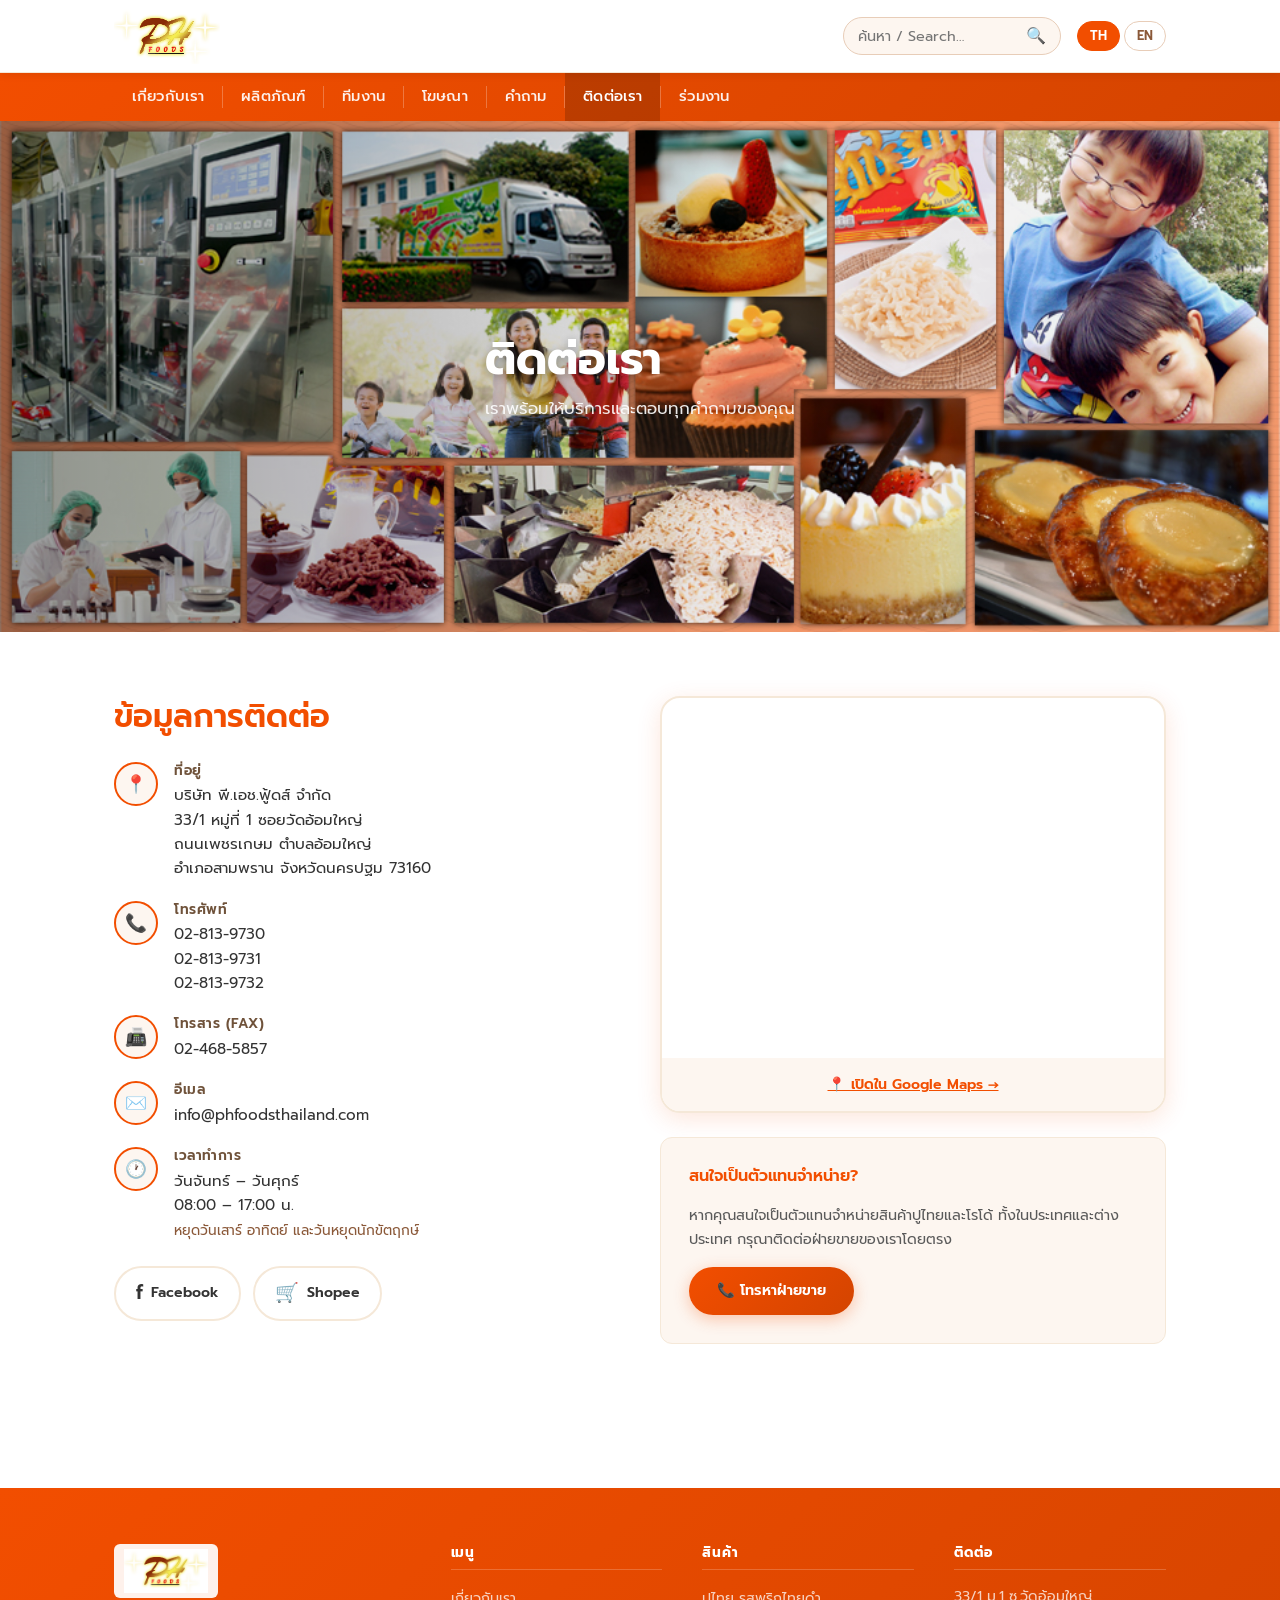
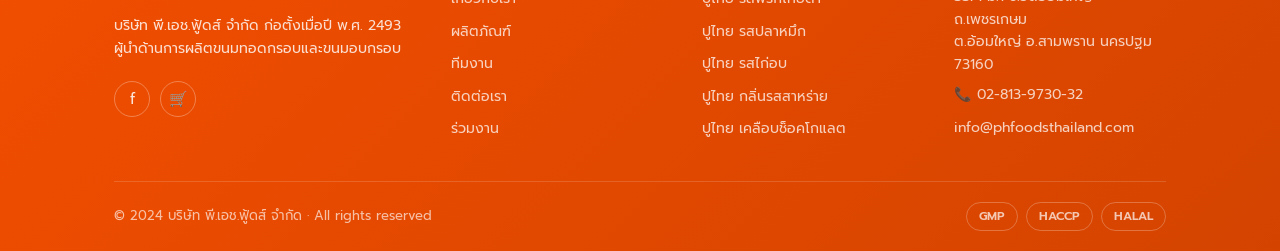
<file: contact.html>
<!DOCTYPE html>
<html lang="th">
<head>
  <meta charset="UTF-8">
  <meta name="viewport" content="width=device-width, initial-scale=1.0">
  <title>ติดต่อเรา — P.H. Foods Thailand</title>
  <link rel="preconnect" href="https://fonts.googleapis.com">
  <link href="https://fonts.googleapis.com/css2?family=Prompt:wght@300;400;500;600;700&display=swap" rel="stylesheet">
  <link rel="stylesheet" href="css/style.css">
</head>
<body>

<header class="site-header">
  <div class="container">
    <a href="index.html" class="logo"><img src="images/logo-phuthai.gif" alt="P.H. Foods"></a>
    <div class="header-right">
      <div class="search-wrap"><input type="text" placeholder="ค้นหา / Search…"><button>🔍</button></div>
      <div class="lang-switcher"><a href="#" class="lang-btn active">TH</a><a href="#" class="lang-btn">EN</a></div>
    </div>
    <button class="hamburger" aria-label="เมนู" data-label-th="เมนู" data-label-en="Menu"><span></span><span></span><span></span></button>
  </div>
</header>
<nav class="main-nav">
  <div class="container">
    <ul class="nav-list">
      <li class="has-dropdown"><a href="about.html">เกี่ยวกับเรา</a>
        <ul class="dropdown"><li><a href="about.html">ข้อมูลบริษัท</a></li><li><a href="about.html#policy">นโยบาย</a></li><li><a href="about.html#certificate">มาตรฐานที่ได้รับ</a></li></ul>
      </li>
      <li class="nav-sep"></li>
      <li class="has-dropdown"><a href="products.html">ผลิตภัณฑ์</a>
        <ul class="dropdown"><li><a href="products.html">สินค้าปูไทย</a></li><li><a href="products.html#new">สินค้าใหม่</a></li></ul>
      </li>
      <li class="nav-sep"></li><li><a href="team.html">ทีมงาน</a></li><li class="nav-sep"></li>
      <li class="has-dropdown"><a href="advertise.html">โฆษณา</a>
        <ul class="dropdown"><li><a href="advertise.html">TVC โฆษณา</a></li><li><a href="activity.html">กิจกรรม</a></li></ul>
      </li>
      <li class="nav-sep"></li>
      <li class="has-dropdown"><a href="question.html">คำถาม</a>
        <ul class="dropdown"><li><a href="question.html">ถาม-ตอบ</a></li><li><a href="question.html#tips">เกร็ดน่ารู้</a></li></ul>
      </li>
      <li class="nav-sep"></li><li><a href="contact.html" class="active">ติดต่อเรา</a></li><li class="nav-sep"></li><li><a href="career.html">ร่วมงาน</a></li>
    </ul>
  </div>
</nav>
<div class="mobile-nav">
  <a href="about.html">เกี่ยวกับเรา</a><a href="about.html" class="sub-link">↳ ข้อมูลบริษัท</a><a href="about.html#policy" class="sub-link">↳ นโยบาย</a><a href="about.html#certificate" class="sub-link">↳ มาตรฐานที่ได้รับ</a>
  <a href="products.html">ผลิตภัณฑ์</a><a href="products.html" class="sub-link">↳ สินค้าปูไทย</a>
  <a href="team.html">ทีมงาน</a><a href="advertise.html">โฆษณา</a><a href="advertise.html" class="sub-link">↳ TVC โฆษณา</a><a href="activity.html" class="sub-link">↳ กิจกรรม</a>
  <a href="question.html">คำถาม</a><a href="question.html" class="sub-link">↳ ถาม-ตอบ</a><a href="question.html#tips" class="sub-link">↳ เกร็ดน่ารู้</a>
  <a href="contact.html">ติดต่อเรา</a><a href="career.html">ร่วมงาน</a>
</div>

<!-- HERO -->
<div class="page-hero">
  <img src="images/home_hero_banner.jpg" alt="ติดต่อเรา">
  <div class="page-hero-overlay">
    <div class="page-hero-text container">
      <h1 data-en="Contact Us">ติดต่อเรา</h1>
      <p data-en="We are ready to serve and answer all your questions">เราพร้อมให้บริการและตอบทุกคำถามของคุณ</p>
    </div>
  </div>
</div>

<!-- CONTACT SECTION -->
<section class="section">
  <div class="container">
    <div class="contact-grid">

      <!-- Contact Info -->
      <div class="contact-info">
        <h2 data-en="Contact Information">ข้อมูลการติดต่อ</h2>

        <div class="info-item">
          <div class="info-icon">📍</div>
          <div>
            <h4 data-en="Address">ที่อยู่</h4>
            <p data-en="P.H. Foods Co., Ltd.&lt;br&gt;33/1 Moo 1 Soi Wat Omyai&lt;br&gt;Phetkasem Rd., Tambon Om Yai&lt;br&gt;Sam Phran, Nakhon Pathom 73160">บริษัท พี.เอช.ฟู้ดส์ จำกัด<br>
            33/1 หมู่ที่ 1 ซอยวัดอ้อมใหญ่<br>
            ถนนเพชรเกษม ตำบลอ้อมใหญ่<br>
            อำเภอสามพราน จังหวัดนครปฐม 73160</p>
          </div>
        </div>

        <div class="info-item">
          <div class="info-icon">📞</div>
          <div>
            <h4 data-en="Phone">โทรศัพท์</h4>
            <p><a href="tel:028139730">02-813-9730</a><br>
            <a href="tel:028139731">02-813-9731</a><br>
            <a href="tel:028139732">02-813-9732</a></p>
          </div>
        </div>

        <div class="info-item">
          <div class="info-icon">📠</div>
          <div>
            <h4 data-en="Fax">โทรสาร (Fax)</h4>
            <p><a href="tel:024685857">02-468-5857</a></p>
          </div>
        </div>

        <div class="info-item">
          <div class="info-icon">✉️</div>
          <div>
            <h4 data-en="Email">อีเมล</h4>
            <p><a href="mailto:info@phfoodsthailand.com">info@phfoodsthailand.com</a></p>
          </div>
        </div>

        <div class="info-item">
          <div class="info-icon">🕐</div>
          <div>
            <h4 data-en="Office Hours">เวลาทำการ</h4>
            <p data-en="Monday – Friday&lt;br&gt;08:00 – 17:00&lt;br&gt;&lt;span style=&quot;color:var(--brown);font-size:.85rem;&quot;&gt;Closed Sat, Sun &amp; Public Holidays&lt;/span&gt;">วันจันทร์ – วันศุกร์<br>
            08:00 – 17:00 น.<br>
            <span style="color:var(--brown);font-size:.85rem;">หยุดวันเสาร์ อาทิตย์ และวันหยุดนักขัตฤกษ์</span></p>
          </div>
        </div>

        <div class="social-row">
          <a href="https://www.facebook.com/PuthaiSnack/" target="_blank" rel="noopener" class="social-btn">
            <span class="icon">f</span> Facebook
          </a>
          <a href="https://shopee.co.th/puthai_officialshop" target="_blank" rel="noopener" class="social-btn">
            <span class="icon">🛒</span> Shopee
          </a>
        </div>
      </div>

      <!-- Map -->
      <div>
        <div class="map-wrap">
          <iframe
            src="https://www.google.com/maps/embed?pb=!1m18!1m12!1m3!1d3878.6!2d100.289!3d13.726!2m3!1f0!2f0!3f0!3m2!1i1024!2i768!4f13.1!3m3!1m2!1s0x0%3A0x0!2zMTPCsDQzJzMzLjYiTiAxMDDCsDE3JzIwLjQiRQ!5e0!3m2!1sth!2sth!4v1700000000000!5m2!1sth!2sth"
            width="600" height="360"
            style="border:0;"
            allowfullscreen=""
            loading="lazy"
            referrerpolicy="no-referrer-when-downgrade"
            title="แผนที่ P.H. Foods">
          </iframe>
          <div class="map-download">
            <a href="https://maps.google.com/?q=33/1+%E0%B8%A1.1+%E0%B8%8B.%E0%B8%A7%E0%B8%B1%E0%B8%94%E0%B8%AD%E0%B9%89%E0%B8%AD%E0%B8%A1%E0%B9%83%E0%B8%AB%E0%B8%8D%E0%B9%88+%E0%B8%96.%E0%B9%80%E0%B8%9E%E0%B8%8A%E0%B8%A3%E0%B9%80%E0%B8%81%E0%B8%A9%E0%B8%A1+%E0%B8%95.%E0%B8%AD%E0%B9%89%E0%B8%AD%E0%B8%A1%E0%B9%83%E0%B8%AB%E0%B8%8D%E0%B9%88+%E0%B8%99%E0%B8%84%E0%B8%A3%E0%B8%9B%E0%B8%90%E0%B8%A1" target="_blank" rel="noopener" data-en="📍 Open in Google Maps →">
              📍 เปิดใน Google Maps →
            </a>
          </div>
        </div>

        <!-- Quick contact card -->
        <div style="background:var(--cream);border-radius:var(--radius);padding:28px;margin-top:24px;border:1px solid var(--cream-dark);">
          <h3 style="color:var(--orange);margin-bottom:16px;font-size:1rem;" data-en="Interested in Becoming a Distributor?">สนใจเป็นตัวแทนจำหน่าย?</h3>
          <p style="font-size:.9rem;line-height:1.7;margin-bottom:16px;" data-en="If you are interested in distributing Pu Thai and Rodo products, both domestically and internationally, please contact our sales team directly.">หากคุณสนใจเป็นตัวแทนจำหน่ายสินค้าปูไทยและโรโด้ ทั้งในประเทศและต่างประเทศ กรุณาติดต่อฝ่ายขายของเราโดยตรง</p>
          <a href="tel:028139730" class="btn btn-primary" style="font-size:.9rem;" data-en="📞 Call Sales Team">📞 โทรหาฝ่ายขาย</a>
        </div>
      </div>

    </div>
  </div>
</section>

<footer class="site-footer">
  <div class="container">
    <div class="footer-main">
      <div class="footer-brand">
        <img src="images/logo-phuthai.gif" alt="P.H. Foods">
        <p data-en="P.H. Foods Co., Ltd., founded in 1950, a leader in fried and baked snack production.">บริษัท พี.เอช.ฟู้ดส์ จำกัด ก่อตั้งเมื่อปี พ.ศ. 2493 ผู้นำด้านการผลิตขนมทอดกรอบและขนมอบกรอบ</p>
        <div class="footer-social">
          <a href="https://www.facebook.com/PuthaiSnack/" target="_blank" rel="noopener">f</a>
          <a href="https://shopee.co.th/puthai_officialshop" target="_blank" rel="noopener">🛒</a>
        </div>
      </div>
      <div class="footer-col"><h5>เมนู</h5><ul><li><a href="about.html">เกี่ยวกับเรา</a></li><li><a href="products.html">ผลิตภัณฑ์</a></li><li><a href="team.html">ทีมงาน</a></li><li><a href="contact.html">ติดต่อเรา</a></li><li><a href="career.html">ร่วมงาน</a></li></ul></div>
      <div class="footer-col"><h5>สินค้า</h5><ul><li><a href="products.html">ปูไทย รสพริกไทยดำ</a></li><li><a href="products.html">ปูไทย รสปลาหมึก</a></li><li><a href="products.html">ปูไทย รสไก่อบ</a></li><li><a href="products.html">ปูไทย กลิ่นรสสาหร่าย</a></li><li><a href="products.html">ปูไทย เคลือบช็อคโกแลต</a></li></ul></div>
      <div class="footer-col"><h5>ติดต่อ</h5><p>33/1 ม.1 ซ.วัดอ้อมใหญ่ ถ.เพชรเกษม<br>ต.อ้อมใหญ่ อ.สามพราน นครปฐม 73160</p><p>📞 02-813-9730-32</p><a href="mailto:info@phfoodsthailand.com">info@phfoodsthailand.com</a></div>
    </div>
    <div class="footer-bottom">
      <p>© 2024 บริษัท พี.เอช.ฟู้ดส์ จำกัด · All rights reserved</p>
      <div class="footer-badges"><span class="footer-badge">GMP</span><span class="footer-badge">HACCP</span><span class="footer-badge">HALAL</span></div>
    </div>
  </div>
</footer>
<script src="js/main.js"></script>
</body>
</html>
</file>
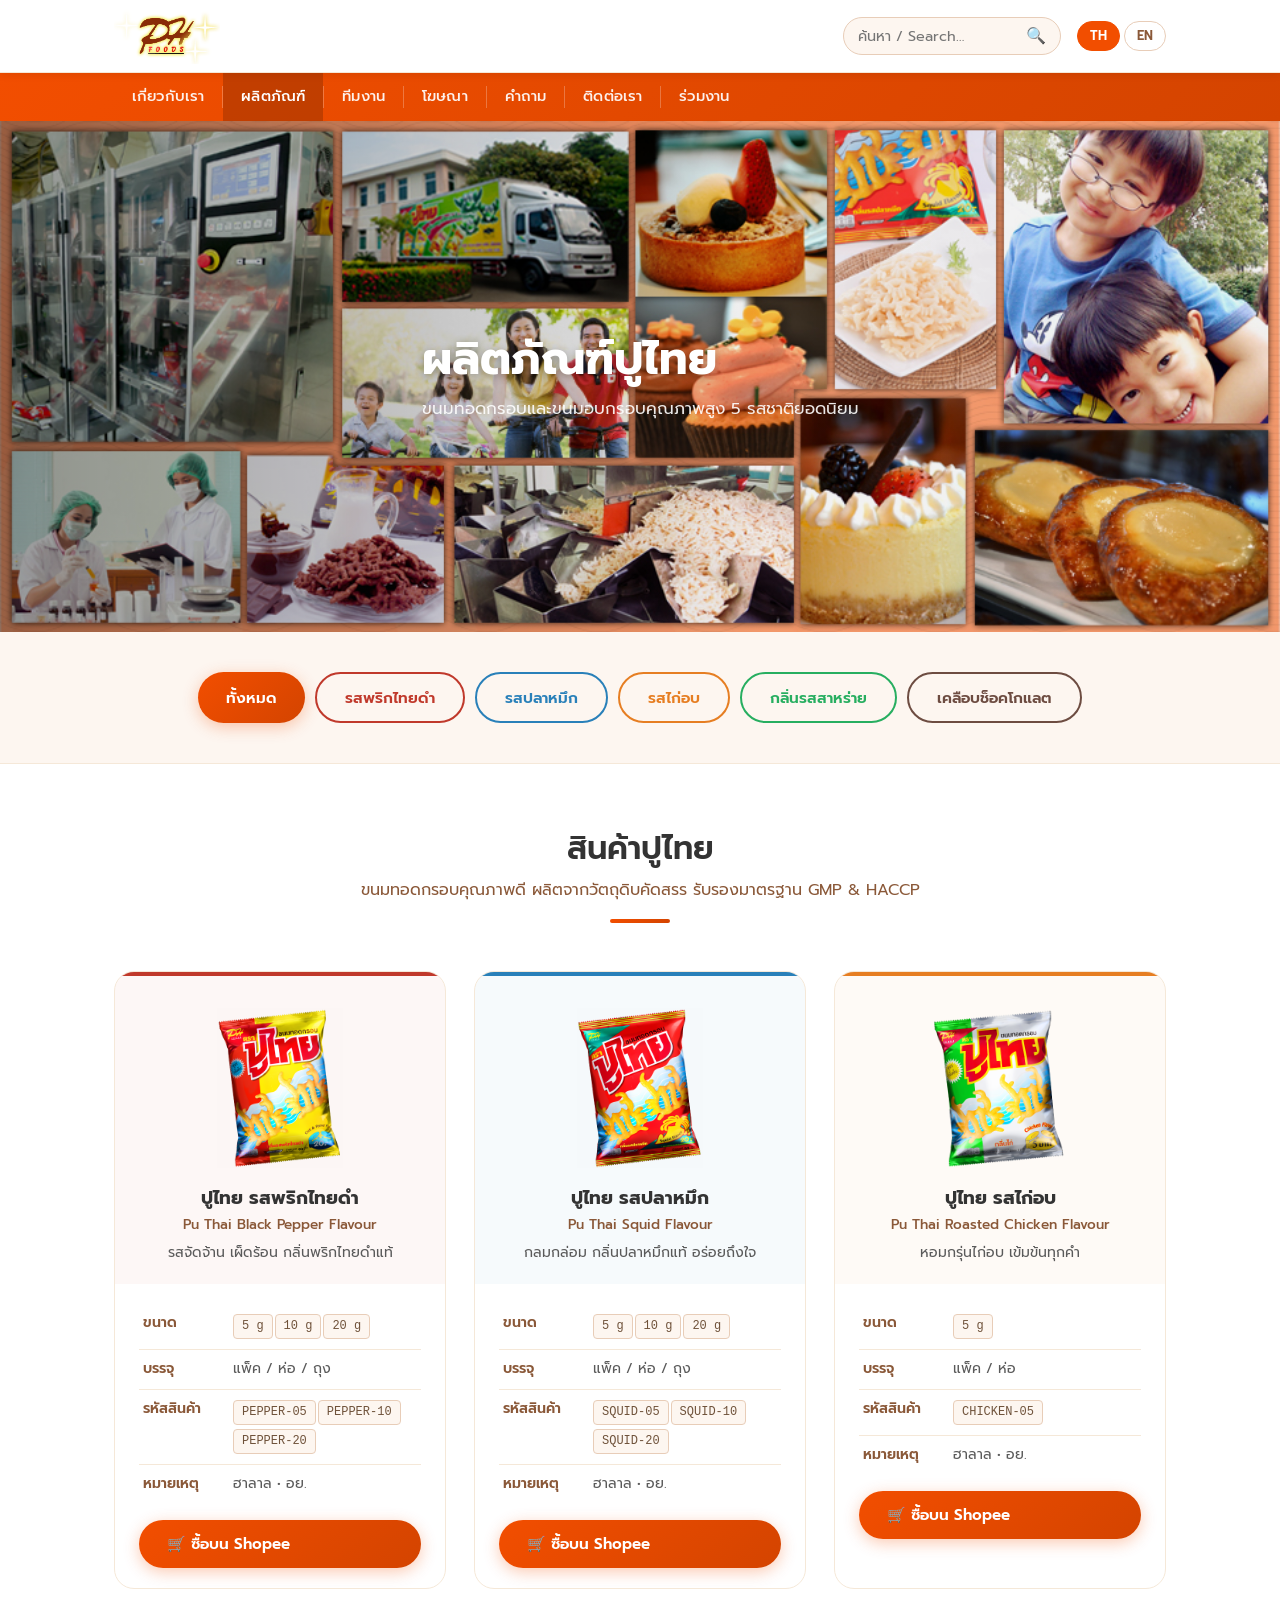
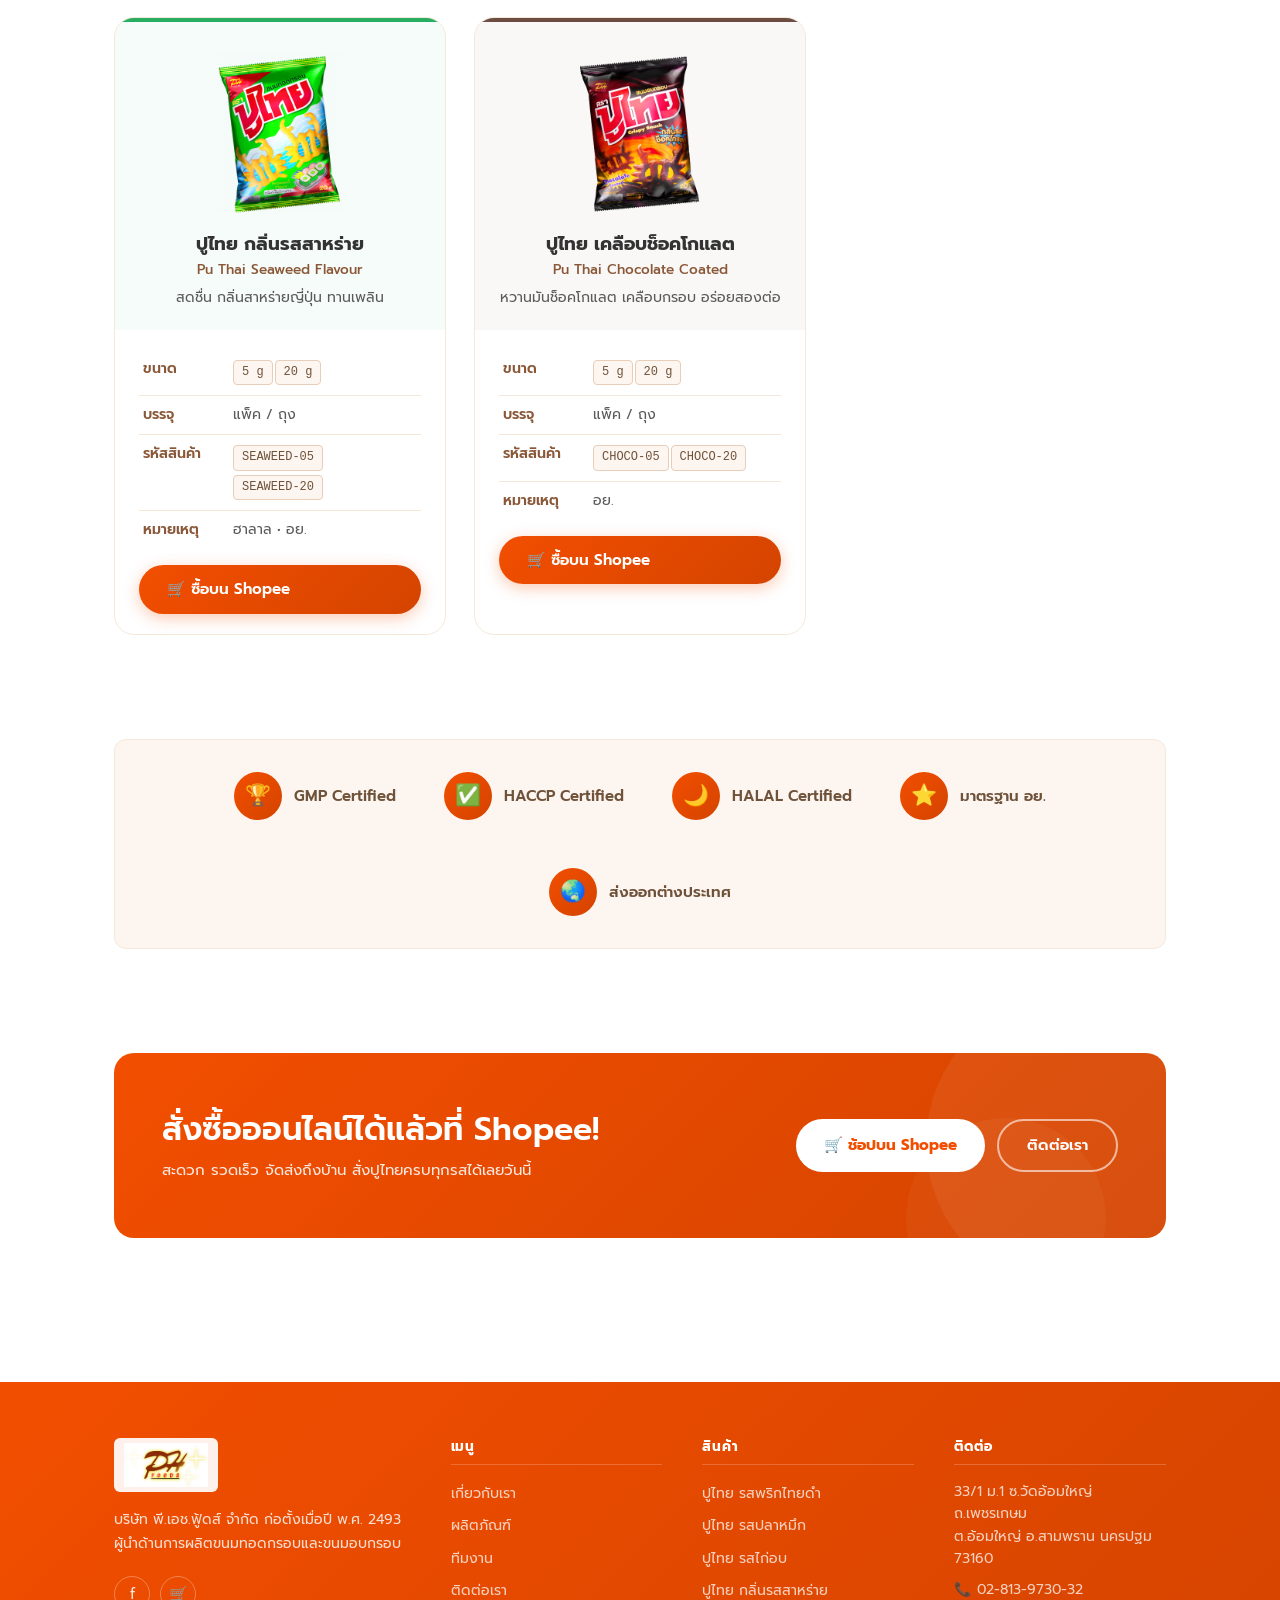
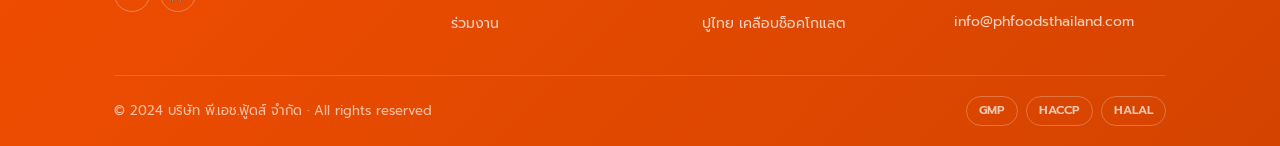
<file: products.html>
<!DOCTYPE html>
<html lang="th">
<head>
  <meta charset="UTF-8">
  <meta name="viewport" content="width=device-width, initial-scale=1.0">
  <title>ผลิตภัณฑ์ — P.H. Foods Thailand</title>
  <link rel="preconnect" href="https://fonts.googleapis.com">
  <link href="https://fonts.googleapis.com/css2?family=Prompt:wght@300;400;500;600;700&display=swap" rel="stylesheet">
  <link rel="stylesheet" href="css/style.css">
</head>
<body>

<header class="site-header">
  <div class="container">
    <a href="index.html" class="logo"><img src="images/logo-phuthai.gif" alt="P.H. Foods"></a>
    <div class="header-right">
      <div class="search-wrap"><input type="text" placeholder="ค้นหา / Search…"><button>🔍</button></div>
      <div class="lang-switcher"><a href="#" class="lang-btn active">TH</a><a href="#" class="lang-btn">EN</a></div>
    </div>
    <button class="hamburger" aria-label="เมนู" data-label-th="เมนู" data-label-en="Menu"><span></span><span></span><span></span></button>
  </div>
</header>
<nav class="main-nav">
  <div class="container">
    <ul class="nav-list">
      <li class="has-dropdown"><a href="about.html">เกี่ยวกับเรา</a>
        <ul class="dropdown"><li><a href="about.html">ข้อมูลบริษัท</a></li><li><a href="about.html#policy">นโยบาย</a></li><li><a href="about.html#certificate">มาตรฐานที่ได้รับ</a></li></ul>
      </li>
      <li class="nav-sep"></li>
      <li class="has-dropdown"><a href="products.html" class="active">ผลิตภัณฑ์</a>
        <ul class="dropdown"><li><a href="products.html">สินค้าปูไทย</a></li><li><a href="products.html#new">สินค้าใหม่</a></li></ul>
      </li>
      <li class="nav-sep"></li><li><a href="team.html">ทีมงาน</a></li><li class="nav-sep"></li>
      <li class="has-dropdown"><a href="advertise.html">โฆษณา</a>
        <ul class="dropdown"><li><a href="advertise.html">TVC โฆษณา</a></li><li><a href="activity.html">กิจกรรม</a></li></ul>
      </li>
      <li class="nav-sep"></li>
      <li class="has-dropdown"><a href="question.html">คำถาม</a>
        <ul class="dropdown"><li><a href="question.html">ถาม-ตอบ</a></li><li><a href="question.html#tips">เกร็ดน่ารู้</a></li></ul>
      </li>
      <li class="nav-sep"></li><li><a href="contact.html">ติดต่อเรา</a></li><li class="nav-sep"></li><li><a href="career.html">ร่วมงาน</a></li>
    </ul>
  </div>
</nav>
<div class="mobile-nav">
  <a href="about.html">เกี่ยวกับเรา</a><a href="about.html" class="sub-link">↳ ข้อมูลบริษัท</a><a href="about.html#policy" class="sub-link">↳ นโยบาย</a><a href="about.html#certificate" class="sub-link">↳ มาตรฐานที่ได้รับ</a>
  <a href="products.html">ผลิตภัณฑ์</a><a href="products.html" class="sub-link">↳ สินค้าปูไทย</a>
  <a href="team.html">ทีมงาน</a><a href="advertise.html">โฆษณา</a><a href="advertise.html" class="sub-link">↳ TVC โฆษณา</a><a href="activity.html" class="sub-link">↳ กิจกรรม</a>
  <a href="question.html">คำถาม</a><a href="question.html" class="sub-link">↳ ถาม-ตอบ</a><a href="question.html#tips" class="sub-link">↳ เกร็ดน่ารู้</a>
  <a href="contact.html">ติดต่อเรา</a><a href="career.html">ร่วมงาน</a>
</div>

<!-- HERO -->
<div class="page-hero">
  <img src="images/home_hero_banner.jpg" alt="ผลิตภัณฑ์ปูไทย">
  <div class="page-hero-overlay">
    <div class="page-hero-text container">
      <h1 data-en="Pu Thai Products">ผลิตภัณฑ์ปูไทย</h1>
      <p data-en="Premium fried &amp; baked snacks in 5 popular flavours">ขนมทอดกรอบและขนมอบกรอบคุณภาพสูง 5 รสชาติยอดนิยม</p>
    </div>
  </div>
</div>

<!-- FILTER -->
<section class="section-sm" style="background:var(--cream); border-bottom:1px solid var(--cream-dark);">
  <div class="container" style="text-align:center;">
    <div style="display:inline-flex;gap:10px;flex-wrap:wrap;justify-content:center;">
      <button class="btn btn-primary btn-sm" data-filter="all" data-en="All">ทั้งหมด</button>
      <button class="btn btn-outline btn-sm" data-filter="pepper" style="border-color:#c0392b;color:#c0392b;" data-en="Black Pepper">รสพริกไทยดำ</button>
      <button class="btn btn-outline btn-sm" data-filter="squid" style="border-color:#2980b9;color:#2980b9;" data-en="Squid">รสปลาหมึก</button>
      <button class="btn btn-outline btn-sm" data-filter="chicken" style="border-color:#e67e22;color:#e67e22;" data-en="Roasted Chicken">รสไก่อบ</button>
      <button class="btn btn-outline btn-sm" data-filter="seaweed" style="border-color:#27ae60;color:#27ae60;" data-en="Seaweed">กลิ่นรสสาหร่าย</button>
      <button class="btn btn-outline btn-sm" data-filter="choc" style="border-color:#6d4c41;color:#6d4c41;" data-en="Chocolate">เคลือบช็อคโกแลต</button>
    </div>
  </div>
</section>

<!-- PRODUCTS GRID -->
<section class="section">
  <div class="container">
    <div class="section-heading">
      <h2 data-en="Pu Thai Products">สินค้าปูไทย</h2>
      <p class="sub" data-en="High-quality snacks from selected ingredients, GMP &amp; HACCP certified">ขนมทอดกรอบคุณภาพดี ผลิตจากวัตถุดิบคัดสรร รับรองมาตรฐาน GMP &amp; HACCP</p>
      <div class="accent-line"></div>
    </div>

    <div class="products-grid">

      <!-- Black Pepper -->
      <div class="product-card" data-flavor="pepper">
        <div class="flavor-stripe" style="background:#c0392b;"></div>
        <div class="product-card-header" style="background:rgba(192,57,43,.04);">
          <img src="images/products/pack/pepper.png" alt="รสพริกไทยดำ">
          <div class="product-name-th">ปูไทย รสพริกไทยดำ</div>
          <div class="product-name-en">Pu Thai Black Pepper Flavour</div>
          <div class="product-tagline" data-en="Bold &amp; Spicy — Authentic Black Pepper Flavour">รสจัดจ้าน เผ็ดร้อน กลิ่นพริกไทยดำแท้</div>
        </div>
        <div class="product-card-body">
          <table class="product-detail-table">
            <tr><td data-en="Size">ขนาด</td><td><span class="sku-tag">5 g</span><span class="sku-tag">10 g</span><span class="sku-tag">20 g</span></td></tr>
            <tr><td data-en="Packaging">บรรจุ</td><td data-en="Pack / Bag / Pouch">แพ็ค / ห่อ / ถุง</td></tr>
            <tr><td data-en="Item Code">รหัสสินค้า</td><td><span class="sku-tag">PEPPER-05</span><span class="sku-tag">PEPPER-10</span><span class="sku-tag">PEPPER-20</span></td></tr>
            <tr><td data-en="Note">หมายเหตุ</td><td data-en="HALAL · FDA">ฮาลาล • อย.</td></tr>
          </table>
          <a href="https://shopee.co.th/puthai_officialshop" target="_blank" rel="noopener" class="btn btn-primary" style="width:100%;margin-top:16px;text-align:center;" data-en="🛒 Buy on Shopee">🛒 ซื้อบน Shopee</a>
        </div>
      </div>

      <!-- Squid -->
      <div class="product-card" data-flavor="squid">
        <div class="flavor-stripe" style="background:#2980b9;"></div>
        <div class="product-card-header" style="background:rgba(41,128,185,.04);">
          <img src="images/products/pack/squid.png" alt="รสปลาหมึก">
          <div class="product-name-th">ปูไทย รสปลาหมึก</div>
          <div class="product-name-en">Pu Thai Squid Flavour</div>
          <div class="product-tagline" data-en="Rich &amp; Savory — True Squid Flavour">กลมกล่อม กลิ่นปลาหมึกแท้ อร่อยถึงใจ</div>
        </div>
        <div class="product-card-body">
          <table class="product-detail-table">
            <tr><td data-en="Size">ขนาด</td><td><span class="sku-tag">5 g</span><span class="sku-tag">10 g</span><span class="sku-tag">20 g</span></td></tr>
            <tr><td data-en="Packaging">บรรจุ</td><td data-en="Pack / Bag / Pouch">แพ็ค / ห่อ / ถุง</td></tr>
            <tr><td data-en="Item Code">รหัสสินค้า</td><td><span class="sku-tag">SQUID-05</span><span class="sku-tag">SQUID-10</span><span class="sku-tag">SQUID-20</span></td></tr>
            <tr><td data-en="Note">หมายเหตุ</td><td data-en="HALAL · FDA">ฮาลาล • อย.</td></tr>
          </table>
          <a href="https://shopee.co.th/puthai_officialshop" target="_blank" rel="noopener" class="btn btn-primary" style="width:100%;margin-top:16px;text-align:center;" data-en="🛒 Buy on Shopee">🛒 ซื้อบน Shopee</a>
        </div>
      </div>

      <!-- Chicken -->
      <div class="product-card" data-flavor="chicken">
        <div class="flavor-stripe" style="background:#e67e22;"></div>
        <div class="product-card-header" style="background:rgba(230,126,34,.04);">
          <img src="images/products/pack/chick.png" alt="รสไก่อบ">
          <div class="product-name-th">ปูไทย รสไก่อบ</div>
          <div class="product-name-en">Pu Thai Roasted Chicken Flavour</div>
          <div class="product-tagline" data-en="Fragrant Roasted Chicken — Intense Every Bite">หอมกรุ่นไก่อบ เข้มข้นทุกคำ</div>
        </div>
        <div class="product-card-body">
          <table class="product-detail-table">
            <tr><td data-en="Size">ขนาด</td><td><span class="sku-tag">5 g</span></td></tr>
            <tr><td data-en="Packaging">บรรจุ</td><td data-en="Pack / Bag">แพ็ค / ห่อ</td></tr>
            <tr><td data-en="Item Code">รหัสสินค้า</td><td><span class="sku-tag">CHICKEN-05</span></td></tr>
            <tr><td data-en="Note">หมายเหตุ</td><td data-en="HALAL · FDA">ฮาลาล • อย.</td></tr>
          </table>
          <a href="https://shopee.co.th/puthai_officialshop" target="_blank" rel="noopener" class="btn btn-primary" style="width:100%;margin-top:16px;text-align:center;" data-en="🛒 Buy on Shopee">🛒 ซื้อบน Shopee</a>
        </div>
      </div>

      <!-- Seaweed -->
      <div class="product-card" data-flavor="seaweed">
        <div class="flavor-stripe" style="background:#27ae60;"></div>
        <div class="product-card-header" style="background:rgba(39,174,96,.04);">
          <img src="images/products/pack/nori.png" alt="กลิ่นรสสาหร่าย">
          <div class="product-name-th">ปูไทย กลิ่นรสสาหร่าย</div>
          <div class="product-name-en">Pu Thai Seaweed Flavour</div>
          <div class="product-tagline" data-en="Fresh &amp; Light — Japanese Seaweed Flavour">สดชื่น กลิ่นสาหร่ายญี่ปุ่น ทานเพลิน</div>
        </div>
        <div class="product-card-body">
          <table class="product-detail-table">
            <tr><td data-en="Size">ขนาด</td><td><span class="sku-tag">5 g</span><span class="sku-tag">20 g</span></td></tr>
            <tr><td data-en="Packaging">บรรจุ</td><td data-en="Pack / Pouch">แพ็ค / ถุง</td></tr>
            <tr><td data-en="Item Code">รหัสสินค้า</td><td><span class="sku-tag">SEAWEED-05</span><span class="sku-tag">SEAWEED-20</span></td></tr>
            <tr><td data-en="Note">หมายเหตุ</td><td data-en="HALAL · FDA">ฮาลาล • อย.</td></tr>
          </table>
          <a href="https://shopee.co.th/puthai_officialshop" target="_blank" rel="noopener" class="btn btn-primary" style="width:100%;margin-top:16px;text-align:center;" data-en="🛒 Buy on Shopee">🛒 ซื้อบน Shopee</a>
        </div>
      </div>

      <!-- Chocolate -->
      <div class="product-card" data-flavor="choc">
        <div class="flavor-stripe" style="background:#6d4c41;"></div>
        <div class="product-card-header" style="background:rgba(109,76,65,.04);">
          <img src="images/products/pack/choc.png" alt="เคลือบช็อคโกแลต">
          <div class="product-name-th">ปูไทย เคลือบช็อคโกแลต</div>
          <div class="product-name-en">Pu Thai Chocolate Coated</div>
          <div class="product-tagline" data-en="Sweet Chocolate Coating — Doubly Delicious">หวานมันช็อคโกแลต เคลือบกรอบ อร่อยสองต่อ</div>
        </div>
        <div class="product-card-body">
          <table class="product-detail-table">
            <tr><td data-en="Size">ขนาด</td><td><span class="sku-tag">5 g</span><span class="sku-tag">20 g</span></td></tr>
            <tr><td data-en="Packaging">บรรจุ</td><td data-en="Pack / Pouch">แพ็ค / ถุง</td></tr>
            <tr><td data-en="Item Code">รหัสสินค้า</td><td><span class="sku-tag">CHOCO-05</span><span class="sku-tag">CHOCO-20</span></td></tr>
            <tr><td data-en="Note">หมายเหตุ</td><td data-en="FDA Certified">อย.</td></tr>
          </table>
          <a href="https://shopee.co.th/puthai_officialshop" target="_blank" rel="noopener" class="btn btn-primary" style="width:100%;margin-top:16px;text-align:center;" data-en="🛒 Buy on Shopee">🛒 ซื้อบน Shopee</a>
        </div>
      </div>

    </div>
  </div>
</section>

<!-- CERTS STRIP -->
<section class="section-sm">
  <div class="container">
    <div class="certs-strip">
      <div class="cert-item"><div class="cert-icon">🏆</div><span>GMP Certified</span></div>
      <div class="cert-item"><div class="cert-icon">✅</div><span>HACCP Certified</span></div>
      <div class="cert-item"><div class="cert-icon">🌙</div><span>HALAL Certified</span></div>
      <div class="cert-item"><div class="cert-icon">⭐</div><span data-en="FDA Certified">มาตรฐาน อย.</span></div>
      <div class="cert-item"><div class="cert-icon">🌏</div><span data-en="International Export">ส่งออกต่างประเทศ</span></div>
    </div>
  </div>
</section>

<!-- CTA -->
<section class="section">
  <div class="container">
    <div class="cta-banner">
      <div class="cta-content">
        <h2 data-en="Order Online at Shopee!">สั่งซื้อออนไลน์ได้แล้วที่ Shopee!</h2>
        <p data-en="Convenient delivery to your door. Order Pu Thai in all flavours today.">สะดวก รวดเร็ว จัดส่งถึงบ้าน สั่งปูไทยครบทุกรสได้เลยวันนี้</p>
      </div>
      <div class="cta-actions">
        <a href="https://shopee.co.th/puthai_officialshop" target="_blank" rel="noopener" class="btn btn-white" data-en="🛒 Shop on Shopee">🛒 ช้อปบน Shopee</a>
        <a href="contact.html" class="btn btn-outline" style="border-color:rgba(255,255,255,.6);color:#fff;" data-en="Contact Us">ติดต่อเรา</a>
      </div>
    </div>
  </div>
</section>

<footer class="site-footer">
  <div class="container">
    <div class="footer-main">
      <div class="footer-brand">
        <img src="images/logo-phuthai.gif" alt="P.H. Foods">
        <p data-en="P.H. Foods Co., Ltd., founded in 1950, a leading producer of fried &amp; baked snacks under the Pu Thai and Rodo brands.">บริษัท พี.เอช.ฟู้ดส์ จำกัด ก่อตั้งเมื่อปี พ.ศ. 2493 ผู้นำด้านการผลิตขนมทอดกรอบและขนมอบกรอบ</p>
        <div class="footer-social">
          <a href="https://www.facebook.com/PuthaiSnack/" target="_blank" rel="noopener">f</a>
          <a href="https://shopee.co.th/puthai_officialshop" target="_blank" rel="noopener">🛒</a>
        </div>
      </div>
      <div class="footer-col"><h5>เมนู</h5><ul><li><a href="about.html">เกี่ยวกับเรา</a></li><li><a href="products.html">ผลิตภัณฑ์</a></li><li><a href="team.html">ทีมงาน</a></li><li><a href="contact.html">ติดต่อเรา</a></li><li><a href="career.html">ร่วมงาน</a></li></ul></div>
      <div class="footer-col"><h5>สินค้า</h5><ul><li><a href="products.html">ปูไทย รสพริกไทยดำ</a></li><li><a href="products.html">ปูไทย รสปลาหมึก</a></li><li><a href="products.html">ปูไทย รสไก่อบ</a></li><li><a href="products.html">ปูไทย กลิ่นรสสาหร่าย</a></li><li><a href="products.html">ปูไทย เคลือบช็อคโกแลต</a></li></ul></div>
      <div class="footer-col"><h5>ติดต่อ</h5><p>33/1 ม.1 ซ.วัดอ้อมใหญ่ ถ.เพชรเกษม<br>ต.อ้อมใหญ่ อ.สามพราน นครปฐม 73160</p><p>📞 02-813-9730-32</p><a href="mailto:info@phfoodsthailand.com">info@phfoodsthailand.com</a></div>
    </div>
    <div class="footer-bottom">
      <p>© 2024 บริษัท พี.เอช.ฟู้ดส์ จำกัด · All rights reserved</p>
      <div class="footer-badges"><span class="footer-badge">GMP</span><span class="footer-badge">HACCP</span><span class="footer-badge">HALAL</span></div>
    </div>
  </div>
</footer>
<script src="js/main.js"></script>
</body>
</html>
</file>
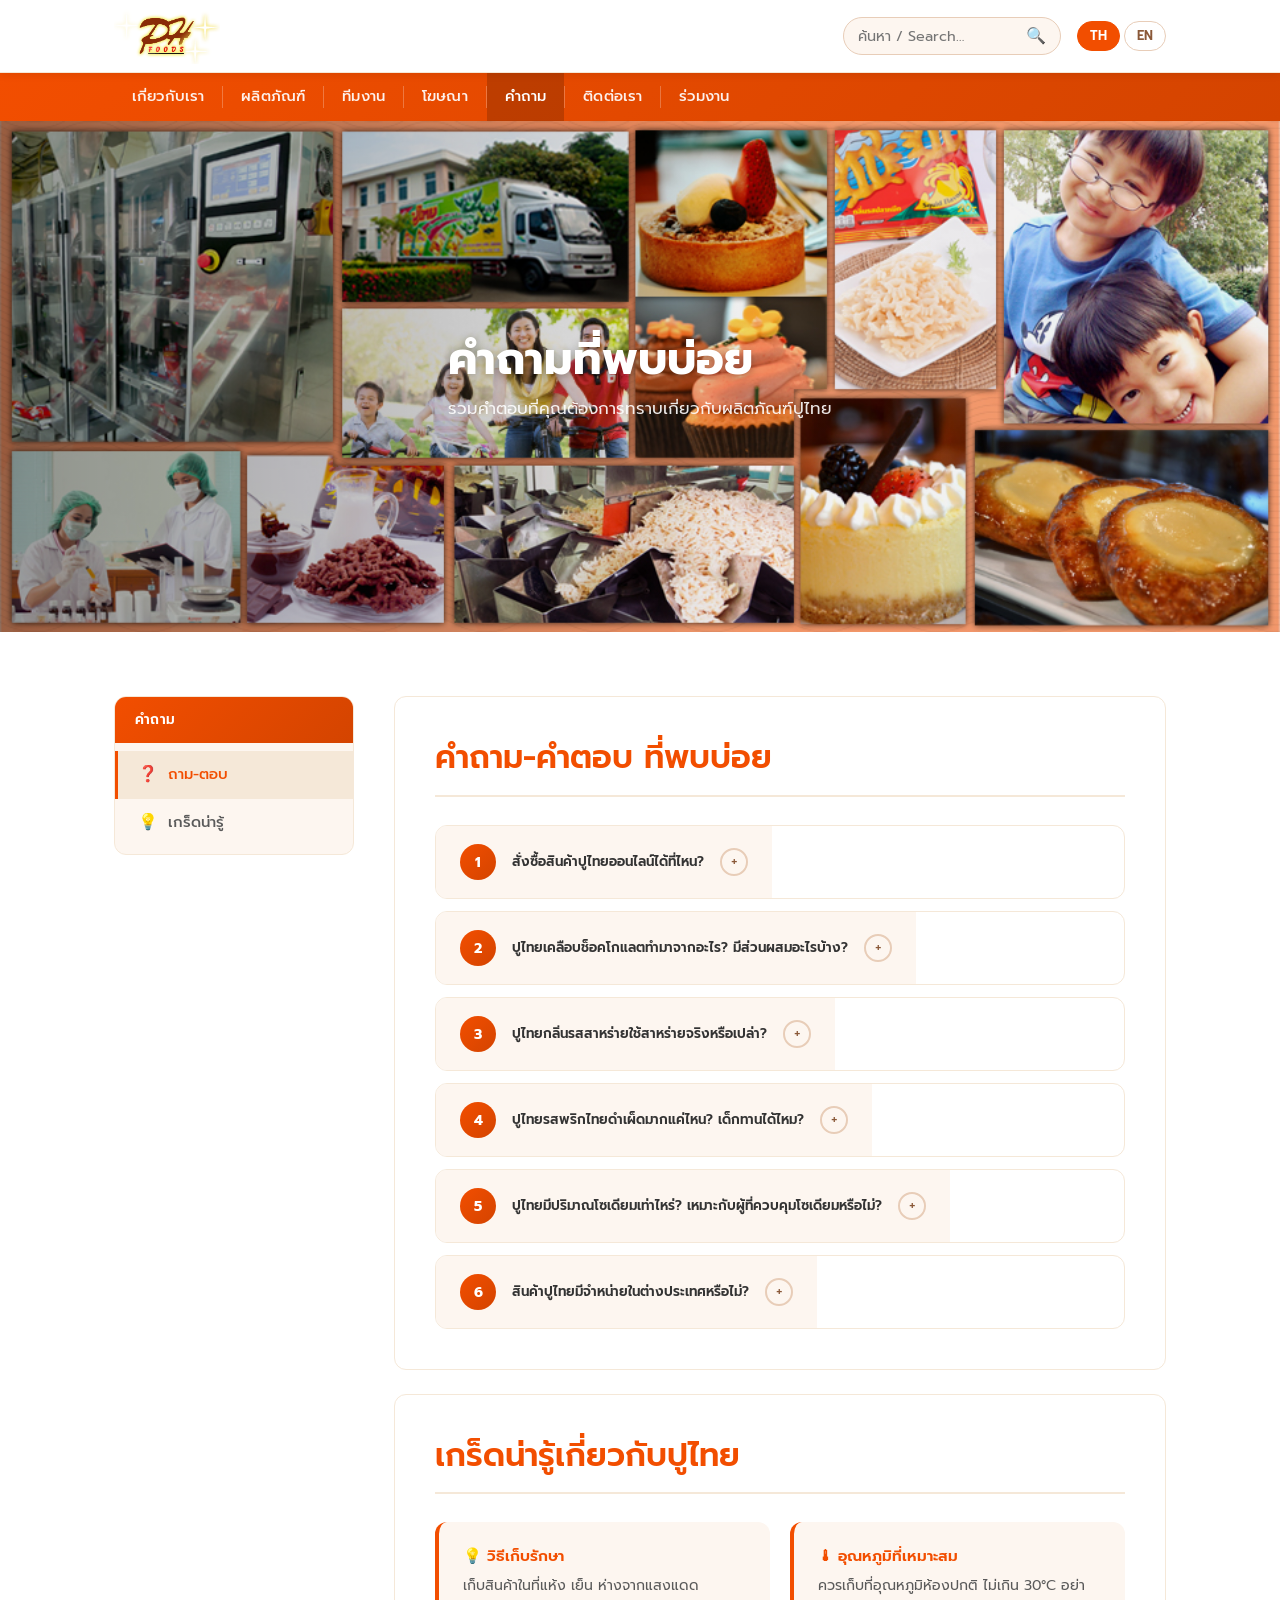
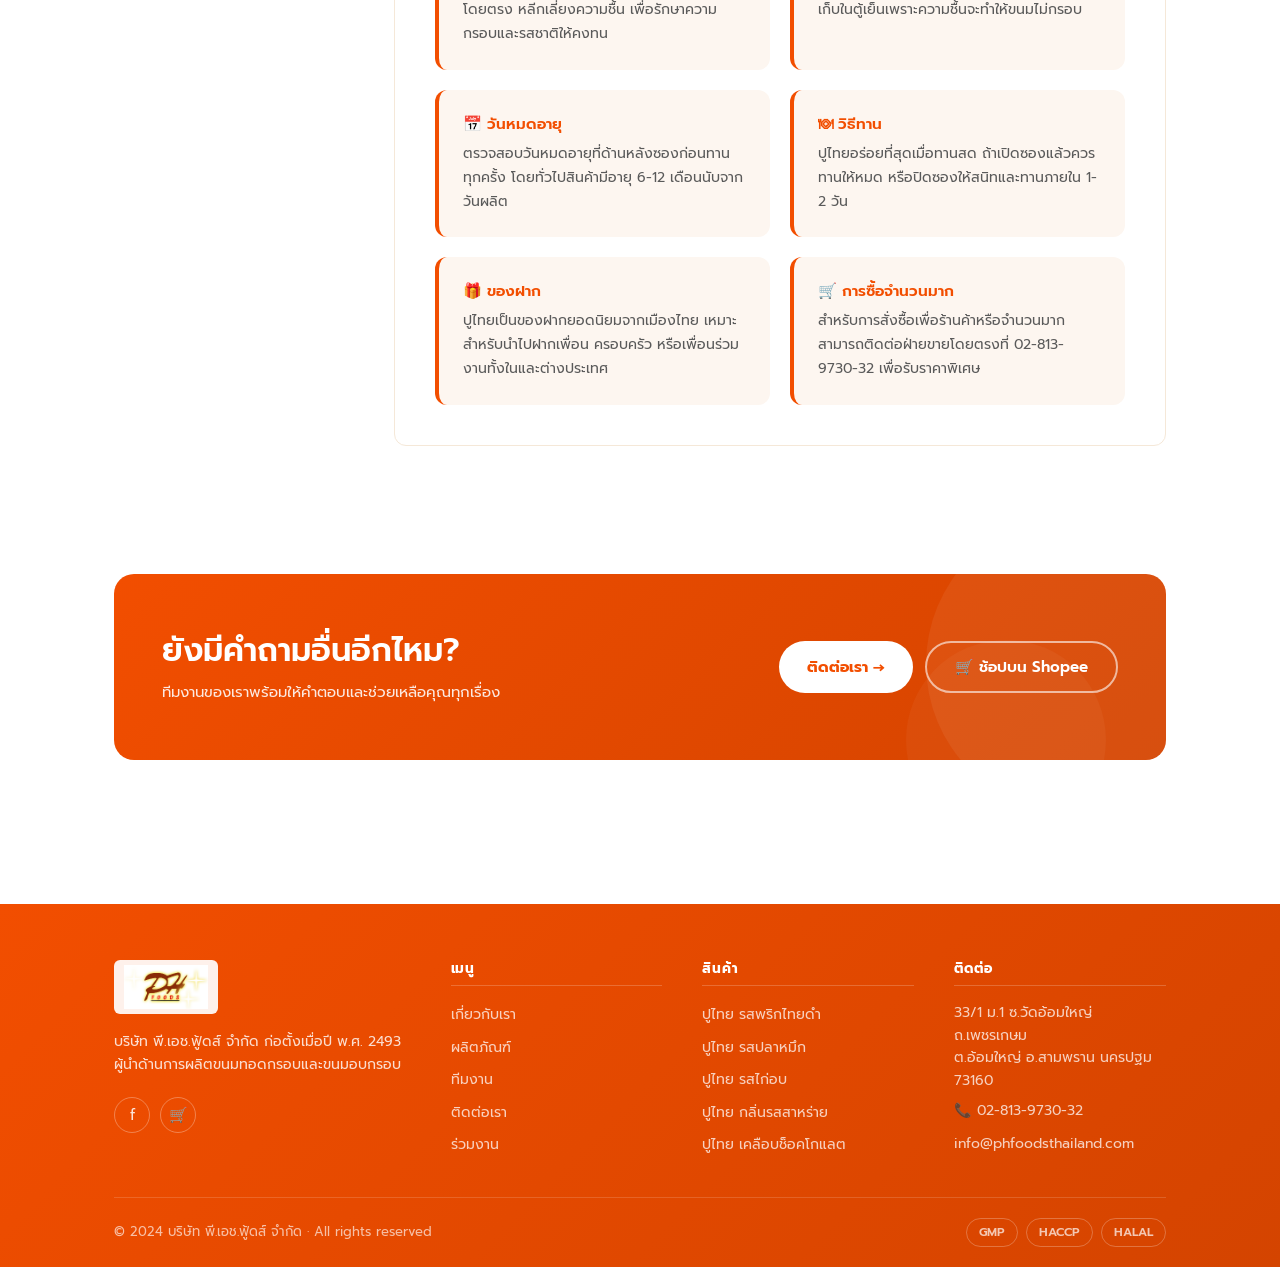
<file: question.html>
<!DOCTYPE html>
<html lang="th">
<head>
  <meta charset="UTF-8">
  <meta name="viewport" content="width=device-width, initial-scale=1.0">
  <title>คำถามที่พบบ่อย — P.H. Foods Thailand</title>
  <link rel="preconnect" href="https://fonts.googleapis.com">
  <link href="https://fonts.googleapis.com/css2?family=Prompt:wght@300;400;500;600;700&display=swap" rel="stylesheet">
  <link rel="stylesheet" href="css/style.css">
</head>
<body>

<header class="site-header">
  <div class="container">
    <a href="index.html" class="logo"><img src="images/logo-phuthai.gif" alt="P.H. Foods"></a>
    <div class="header-right">
      <div class="search-wrap"><input type="text" placeholder="ค้นหา / Search…"><button>🔍</button></div>
      <div class="lang-switcher"><a href="#" class="lang-btn active">TH</a><a href="#" class="lang-btn">EN</a></div>
    </div>
    <button class="hamburger" aria-label="เมนู" data-label-th="เมนู" data-label-en="Menu"><span></span><span></span><span></span></button>
  </div>
</header>
<nav class="main-nav">
  <div class="container">
    <ul class="nav-list">
      <li class="has-dropdown"><a href="about.html">เกี่ยวกับเรา</a>
        <ul class="dropdown"><li><a href="about.html">ข้อมูลบริษัท</a></li><li><a href="about.html#policy">นโยบาย</a></li><li><a href="about.html#certificate">มาตรฐานที่ได้รับ</a></li></ul>
      </li>
      <li class="nav-sep"></li>
      <li class="has-dropdown"><a href="products.html">ผลิตภัณฑ์</a>
        <ul class="dropdown"><li><a href="products.html">สินค้าปูไทย</a></li><li><a href="products.html#new">สินค้าใหม่</a></li></ul>
      </li>
      <li class="nav-sep"></li><li><a href="team.html">ทีมงาน</a></li><li class="nav-sep"></li>
      <li class="has-dropdown"><a href="advertise.html">โฆษณา</a>
        <ul class="dropdown"><li><a href="advertise.html">TVC โฆษณา</a></li><li><a href="activity.html">กิจกรรม</a></li></ul>
      </li>
      <li class="nav-sep"></li>
      <li class="has-dropdown"><a href="question.html" class="active">คำถาม</a>
        <ul class="dropdown"><li><a href="question.html">ถาม-ตอบ</a></li><li><a href="question.html#tips">เกร็ดน่ารู้</a></li></ul>
      </li>
      <li class="nav-sep"></li><li><a href="contact.html">ติดต่อเรา</a></li><li class="nav-sep"></li><li><a href="career.html">ร่วมงาน</a></li>
    </ul>
  </div>
</nav>
<div class="mobile-nav">
  <a href="about.html">เกี่ยวกับเรา</a><a href="about.html" class="sub-link">↳ ข้อมูลบริษัท</a><a href="about.html#policy" class="sub-link">↳ นโยบาย</a><a href="about.html#certificate" class="sub-link">↳ มาตรฐานที่ได้รับ</a>
  <a href="products.html">ผลิตภัณฑ์</a><a href="products.html" class="sub-link">↳ สินค้าปูไทย</a>
  <a href="team.html">ทีมงาน</a><a href="advertise.html">โฆษณา</a><a href="advertise.html" class="sub-link">↳ TVC โฆษณา</a><a href="activity.html" class="sub-link">↳ กิจกรรม</a>
  <a href="question.html">คำถาม</a><a href="question.html" class="sub-link">↳ ถาม-ตอบ</a><a href="question.html#tips" class="sub-link">↳ เกร็ดน่ารู้</a>
  <a href="contact.html">ติดต่อเรา</a><a href="career.html">ร่วมงาน</a>
</div>

<!-- HERO -->
<div class="page-hero">
  <img src="images/home_hero_banner.jpg" alt="คำถาม">
  <div class="page-hero-overlay">
    <div class="page-hero-text container">
      <h1 data-en="Frequently Asked Questions">คำถามที่พบบ่อย</h1>
      <p data-en="Answers to everything you need to know about Pu Thai">รวมคำตอบที่คุณต้องการทราบเกี่ยวกับผลิตภัณฑ์ปูไทย</p>
    </div>
  </div>
</div>

<!-- CONTENT -->
<section class="section">
  <div class="container">
    <div class="inner-layout">

      <!-- SIDEBAR -->
      <aside class="sidebar">
        <div class="sidebar-box">
          <div class="sidebar-title" data-en="FAQ">คำถาม</div>
          <ul class="sidebar-menu">
            <li class="active"><a href="question.html"><span class="icon">❓</span><span data-en="Q&amp;A">ถาม-ตอบ</span></a></li>
            <li><a href="question.html#tips"><span class="icon">💡</span><span data-en="Tips &amp; Info">เกร็ดน่ารู้</span></a></li>
          </ul>
        </div>
      </aside>

      <!-- MAIN -->
      <div>
        <!-- FAQ -->
        <div class="inner-content" id="faq">
          <h2 data-en="Frequently Asked Questions">คำถาม-คำตอบ ที่พบบ่อย</h2>

          <div class="faq-list">

            <div class="faq-item">
              <button class="faq-question">
                <span class="faq-num">1</span>
                <span class="faq-q-text" data-en="Where can I buy Pu Thai online?">สั่งซื้อสินค้าปูไทยออนไลน์ได้ที่ไหน?</span>
                <span class="faq-toggle">+</span>
              </button>
              <div class="faq-answer">
                <p>สามารถสั่งซื้อสินค้าปูไทยออนไลน์ได้ที่ร้านค้าอย่างเป็นทางการของเราบน <a href="https://shopee.co.th/puthai_officialshop" target="_blank" rel="noopener">Shopee — puthai_officialshop</a> ซึ่งมีสินค้าครบทุกรสชาติ ทุกขนาด พร้อมโปรโมชั่นพิเศษ</p>
                <p>นอกจากนี้ยังสามารถหาซื้อได้ตามร้านสะดวกซื้อและซูเปอร์มาร์เก็ตทั่วประเทศ</p>
              </div>
            </div>

            <div class="faq-item">
              <button class="faq-question">
                <span class="faq-num">2</span>
                <span class="faq-q-text" data-en="What is Pu Thai Chocolate Coated made of?">ปูไทยเคลือบช็อคโกแลตทำมาจากอะไร? มีส่วนผสมอะไรบ้าง?</span>
                <span class="faq-toggle">+</span>
              </button>
              <div class="faq-answer">
                <p>ปูไทยเคลือบช็อคโกแลตทำจากข้าวสาลีทอดกรอบที่เคลือบด้วยช็อคโกแลตคุณภาพดี ส่วนผสมหลักประกอบด้วย:</p>
                <ul>
                  <li>แป้งสาลี / ข้าวสาลี</li>
                  <li>น้ำตาล</li>
                  <li>ผงโกโก้และช็อคโกแลต</li>
                  <li>น้ำมันพืช</li>
                  <li>นมผง</li>
                  <li>เกลือ และสารแต่งกลิ่นรส</li>
                </ul>
                <p>ผลิตภัณฑ์ผ่านการรับรองมาตรฐาน อย. (สำนักงานคณะกรรมการอาหารและยา) ปลอดภัยสำหรับผู้บริโภคทุกวัย</p>
              </div>
            </div>

            <div class="faq-item">
              <button class="faq-question">
                <span class="faq-num">3</span>
                <span class="faq-q-text" data-en="Does Pu Thai Seaweed use real seaweed?">ปูไทยกลิ่นรสสาหร่ายใช้สาหร่ายจริงหรือเปล่า?</span>
                <span class="faq-toggle">+</span>
              </button>
              <div class="faq-answer">
                <p>ปูไทยกลิ่นรสสาหร่ายใช้ผงสาหร่ายทะเลแท้ในกระบวนการผลิต ให้กลิ่นและรสชาติที่เป็นธรรมชาติ สดชื่น คล้ายสาหร่ายญี่ปุ่น (Nori) ที่คุ้นเคย</p>
                <p>สินค้าผ่านมาตรฐาน HALAL เหมาะสำหรับผู้บริโภคชาวมุสลิม และผ่านการรับรองจาก อย. เช่นเดียวกับทุกผลิตภัณฑ์ของเรา</p>
              </div>
            </div>

            <div class="faq-item">
              <button class="faq-question">
                <span class="faq-num">4</span>
                <span class="faq-q-text" data-en="How spicy is Pu Thai Black Pepper? Is it safe for children?">ปูไทยรสพริกไทยดำเผ็ดมากแค่ไหน? เด็กทานได้ไหม?</span>
                <span class="faq-toggle">+</span>
              </button>
              <div class="faq-answer">
                <p>ปูไทยรสพริกไทยดำมีความเผ็ดร้อนในระดับปานกลาง ได้รสชาติพริกไทยดำที่เป็นเอกลักษณ์ ไม่เผ็ดจัดจนเกินไป</p>
                <p>สำหรับเด็กเล็ก (ต่ำกว่า 3 ขวบ) แนะนำให้ผู้ปกครองพิจารณาก่อน เนื่องจากมีความเผ็ดและเป็นขนมชิ้นเล็กที่อาจมีความเสี่ยงสำหรับเด็กทารก สำหรับเด็กโตสามารถทานได้โดยผู้ปกครองดูแล</p>
              </div>
            </div>

            <div class="faq-item">
              <button class="faq-question">
                <span class="faq-num">5</span>
                <span class="faq-q-text" data-en="How much sodium is in Pu Thai? Is it suitable for low-sodium diets?">ปูไทยมีปริมาณโซเดียมเท่าไหร่? เหมาะกับผู้ที่ควบคุมโซเดียมหรือไม่?</span>
                <span class="faq-toggle">+</span>
              </button>
              <div class="faq-answer">
                <p>ปูไทยขนาด 5 กรัม มีปริมาณโซเดียมประมาณ 60-80 มิลลิกรัมต่อซอง ซึ่งถือว่าอยู่ในระดับที่พอเหมาะสำหรับการทานเป็นของว่าง</p>
                <p>สำหรับผู้ที่ต้องควบคุมปริมาณโซเดียม เช่น ผู้ป่วยโรคความดันโลหิตสูง หรือโรคไต แนะนำให้ปรึกษาแพทย์หรือนักโภชนาการก่อน และทานในปริมาณที่พอเหมาะ</p>
                <p>ข้อมูลโภชนาการแบบครบถ้วนสามารถดูได้ที่ฉลากสินค้าด้านหลังซอง</p>
              </div>
            </div>

            <div class="faq-item">
              <button class="faq-question">
                <span class="faq-num">6</span>
                <span class="faq-q-text" data-en="Is Pu Thai available internationally?">สินค้าปูไทยมีจำหน่ายในต่างประเทศหรือไม่?</span>
                <span class="faq-toggle">+</span>
              </button>
              <div class="faq-answer">
                <p>ปัจจุบัน P.H. Foods ส่งออกสินค้าไปยังหลายประเทศในภูมิภาค ASEAN ได้แก่ เมียนมาร์ เวียดนาม ลาว และกัมพูชา</p>
                <p>หากต้องการสอบถามเรื่องการเป็นตัวแทนจำหน่ายในต่างประเทศ สามารถติดต่อได้ที่ <a href="mailto:info@phfoodsthailand.com">info@phfoodsthailand.com</a> หรือโทร 02-813-9730-32</p>
              </div>
            </div>

          </div>
        </div>

        <!-- TIPS -->
        <div class="inner-content mt-24" id="tips">
          <h2 data-en="Tips &amp; Info About Pu Thai">เกร็ดน่ารู้เกี่ยวกับปูไทย</h2>
          <div class="tips-grid">
            <div class="tip-card">
              <h4 data-en="💡 Storage Tips">💡 วิธีเก็บรักษา</h4>
              <p data-en="Store in a cool, dry place away from direct sunlight. Avoid humidity to maintain crispness and flavour.">เก็บสินค้าในที่แห้ง เย็น ห่างจากแสงแดดโดยตรง หลีกเลี่ยงความชื้น เพื่อรักษาความกรอบและรสชาติให้คงทน</p>
            </div>
            <div class="tip-card">
              <h4 data-en="🌡 Ideal Temperature">🌡 อุณหภูมิที่เหมาะสม</h4>
              <p data-en="Store at normal room temperature, not exceeding 30°C. Do not refrigerate as moisture will soften the snacks.">ควรเก็บที่อุณหภูมิห้องปกติ ไม่เกิน 30°C อย่าเก็บในตู้เย็นเพราะความชื้นจะทำให้ขนมไม่กรอบ</p>
            </div>
            <div class="tip-card">
              <h4 data-en="📅 Expiry Date">📅 วันหมดอายุ</h4>
              <p data-en="Always check the expiry date on the back of the packet. Products generally last 6–12 months from the production date.">ตรวจสอบวันหมดอายุที่ด้านหลังซองก่อนทานทุกครั้ง โดยทั่วไปสินค้ามีอายุ 6-12 เดือนนับจากวันผลิต</p>
            </div>
            <div class="tip-card">
              <h4 data-en="🍽 How to Enjoy">🍽 วิธีทาน</h4>
              <p data-en="Pu Thai is best enjoyed fresh. Once opened, finish the pack or seal it tightly and eat within 1–2 days.">ปูไทยอร่อยที่สุดเมื่อทานสด ถ้าเปิดซองแล้วควรทานให้หมด หรือปิดซองให้สนิทและทานภายใน 1-2 วัน</p>
            </div>
            <div class="tip-card">
              <h4 data-en="🎁 Perfect Gift">🎁 ของฝาก</h4>
              <p data-en="Pu Thai is a popular Thai souvenir — great for friends, family, or colleagues both domestically and abroad.">ปูไทยเป็นของฝากยอดนิยมจากเมืองไทย เหมาะสำหรับนำไปฝากเพื่อน ครอบครัว หรือเพื่อนร่วมงานทั้งในและต่างประเทศ</p>
            </div>
            <div class="tip-card">
              <h4 data-en="🛒 Bulk Orders">🛒 การซื้อจำนวนมาก</h4>
              <p data-en="For retail or bulk orders, contact our sales team directly at 02-813-9730-32 for special pricing.">สำหรับการสั่งซื้อเพื่อร้านค้าหรือจำนวนมาก สามารถติดต่อฝ่ายขายโดยตรงที่ 02-813-9730-32 เพื่อรับราคาพิเศษ</p>
            </div>
          </div>
        </div>

      </div>
    </div>
  </div>
</section>

<!-- CTA -->
<section class="section">
  <div class="container">
    <div class="cta-banner">
      <div class="cta-content">
        <h2 data-en="Still Have Questions?">ยังมีคำถามอื่นอีกไหม?</h2>
        <p data-en="Our team is ready to help with any question you may have.">ทีมงานของเราพร้อมให้คำตอบและช่วยเหลือคุณทุกเรื่อง</p>
      </div>
      <div class="cta-actions">
        <a href="contact.html" class="btn btn-white" data-en="Contact Us →">ติดต่อเรา →</a>
        <a href="https://shopee.co.th/puthai_officialshop" target="_blank" rel="noopener" class="btn btn-outline" style="border-color:rgba(255,255,255,.6);color:#fff;" data-en="🛒 Shop on Shopee">🛒 ช้อปบน Shopee</a>
      </div>
    </div>
  </div>
</section>

<footer class="site-footer">
  <div class="container">
    <div class="footer-main">
      <div class="footer-brand">
        <img src="images/logo-phuthai.gif" alt="P.H. Foods">
        <p data-en="P.H. Foods Co., Ltd., founded in 1950, a leading producer of fried &amp; baked snacks under the Pu Thai and Rodo brands.">บริษัท พี.เอช.ฟู้ดส์ จำกัด ก่อตั้งเมื่อปี พ.ศ. 2493 ผู้นำด้านการผลิตขนมทอดกรอบและขนมอบกรอบ</p>
        <div class="footer-social">
          <a href="https://www.facebook.com/PuthaiSnack/" target="_blank" rel="noopener">f</a>
          <a href="https://shopee.co.th/puthai_officialshop" target="_blank" rel="noopener">🛒</a>
        </div>
      </div>
      <div class="footer-col"><h5>เมนู</h5><ul><li><a href="about.html">เกี่ยวกับเรา</a></li><li><a href="products.html">ผลิตภัณฑ์</a></li><li><a href="team.html">ทีมงาน</a></li><li><a href="contact.html">ติดต่อเรา</a></li><li><a href="career.html">ร่วมงาน</a></li></ul></div>
      <div class="footer-col"><h5>สินค้า</h5><ul><li><a href="products.html">ปูไทย รสพริกไทยดำ</a></li><li><a href="products.html">ปูไทย รสปลาหมึก</a></li><li><a href="products.html">ปูไทย รสไก่อบ</a></li><li><a href="products.html">ปูไทย กลิ่นรสสาหร่าย</a></li><li><a href="products.html">ปูไทย เคลือบช็อคโกแลต</a></li></ul></div>
      <div class="footer-col"><h5>ติดต่อ</h5><p>33/1 ม.1 ซ.วัดอ้อมใหญ่ ถ.เพชรเกษม<br>ต.อ้อมใหญ่ อ.สามพราน นครปฐม 73160</p><p>📞 02-813-9730-32</p><a href="mailto:info@phfoodsthailand.com">info@phfoodsthailand.com</a></div>
    </div>
    <div class="footer-bottom">
      <p>© 2024 บริษัท พี.เอช.ฟู้ดส์ จำกัด · All rights reserved</p>
      <div class="footer-badges"><span class="footer-badge">GMP</span><span class="footer-badge">HACCP</span><span class="footer-badge">HALAL</span></div>
    </div>
  </div>
</footer>
<script src="js/main.js"></script>
</body>
</html>
</file>
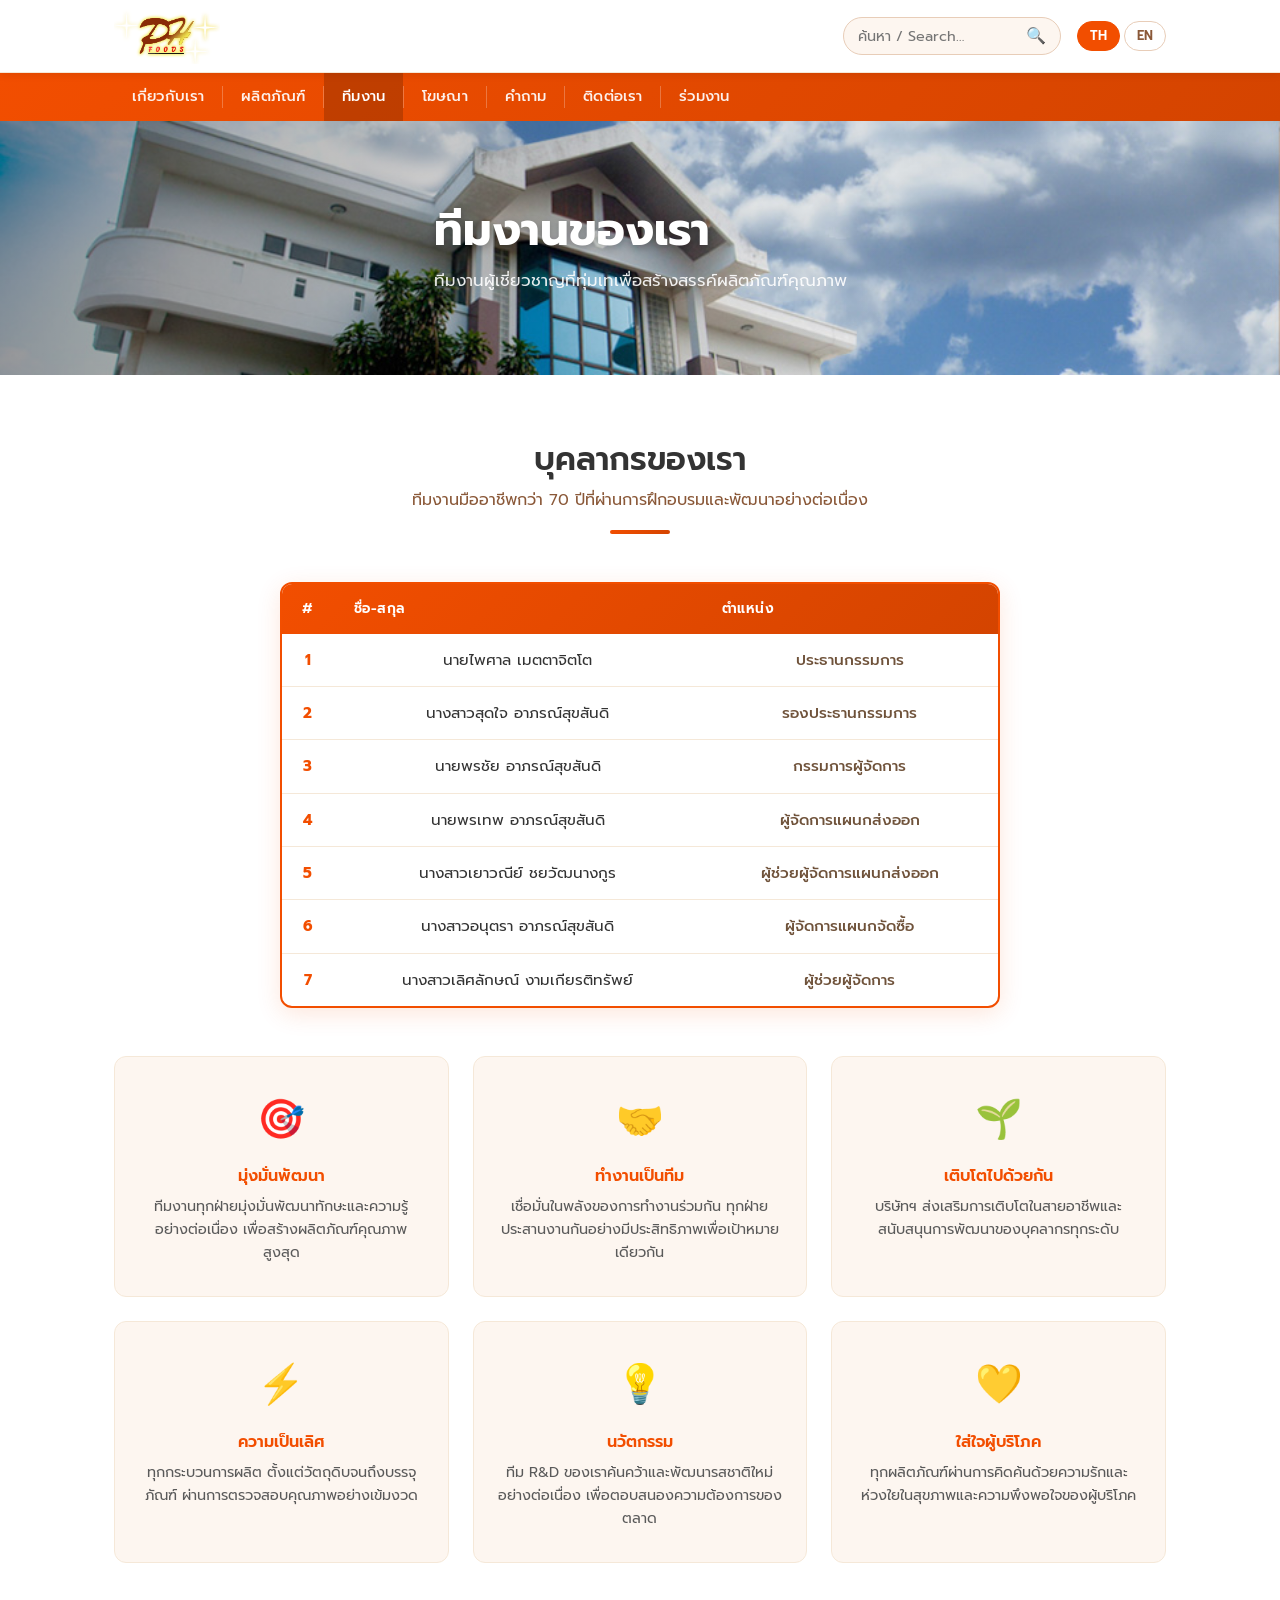
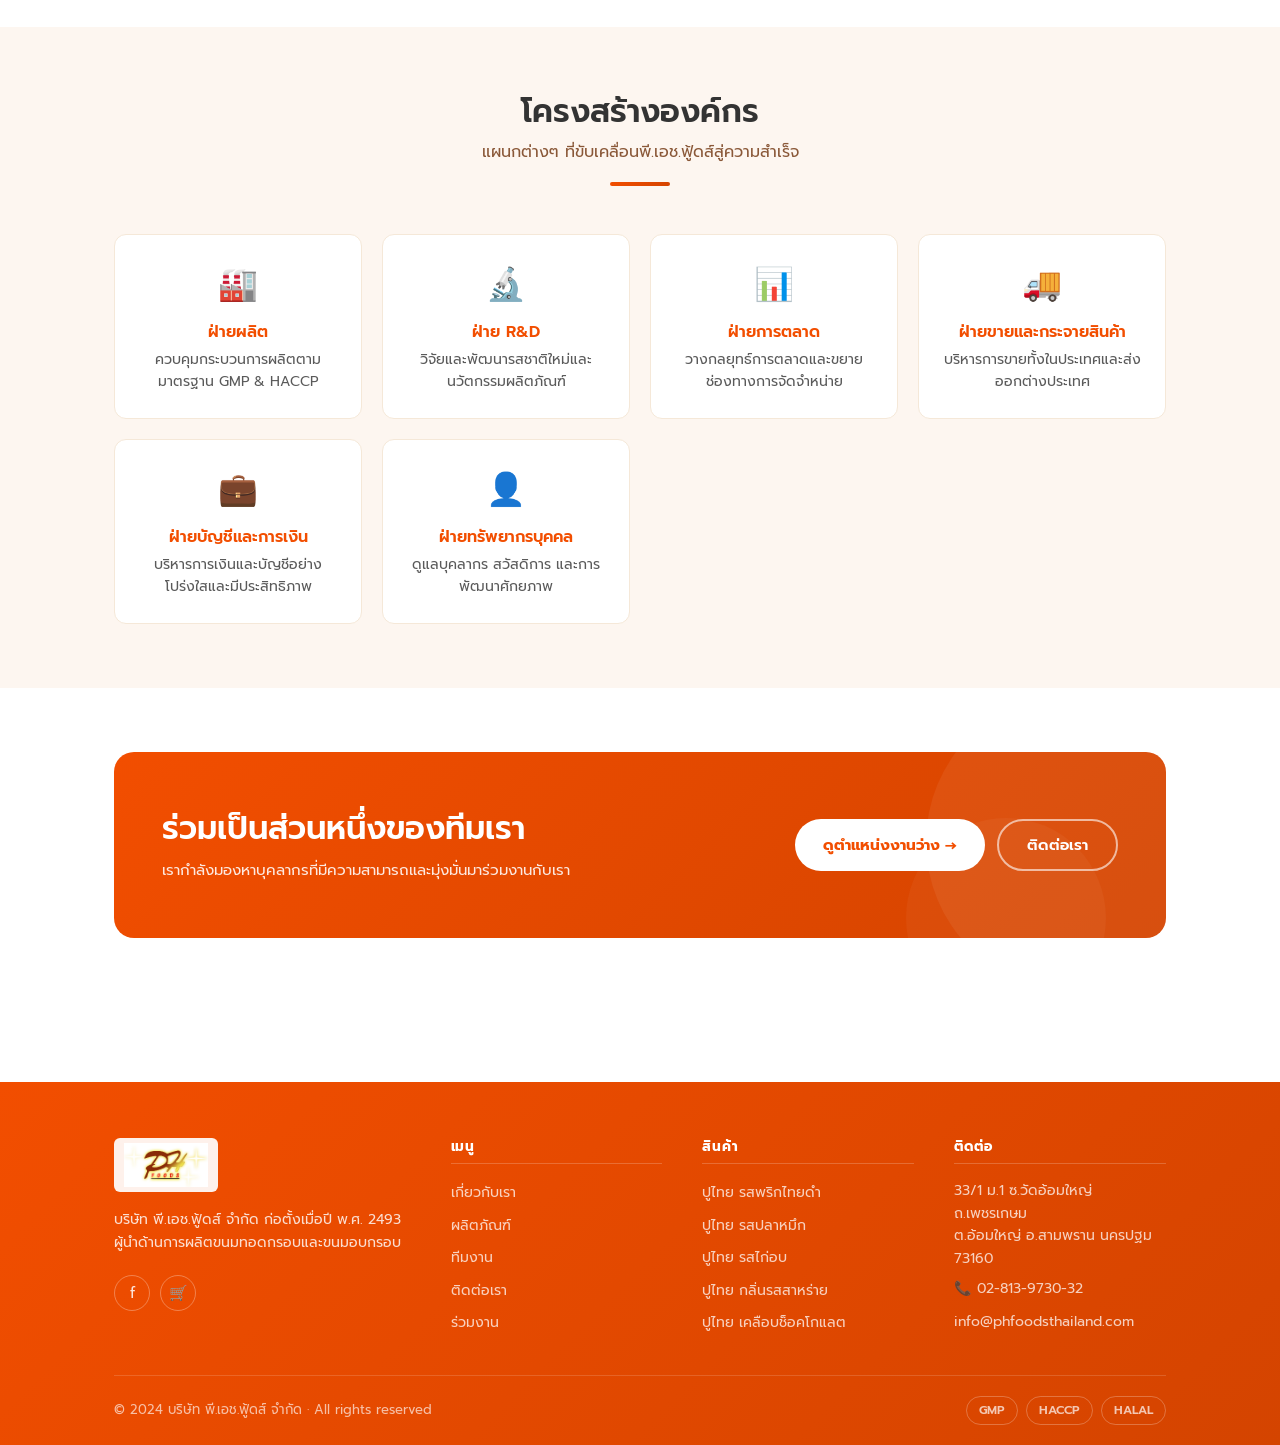
<file: team.html>
<!DOCTYPE html>
<html lang="th">
<head>
  <meta charset="UTF-8">
  <meta name="viewport" content="width=device-width, initial-scale=1.0">
  <title>ทีมงาน — P.H. Foods Thailand</title>
  <link rel="preconnect" href="https://fonts.googleapis.com">
  <link href="https://fonts.googleapis.com/css2?family=Prompt:wght@300;400;500;600;700&display=swap" rel="stylesheet">
  <link rel="stylesheet" href="css/style.css">
</head>
<body>

<header class="site-header">
  <div class="container">
    <a href="index.html" class="logo"><img src="images/logo-phuthai.gif" alt="P.H. Foods"></a>
    <div class="header-right">
      <div class="search-wrap"><input type="text" placeholder="ค้นหา / Search…"><button>🔍</button></div>
      <div class="lang-switcher"><a href="#" class="lang-btn active">TH</a><a href="#" class="lang-btn">EN</a></div>
    </div>
    <button class="hamburger" aria-label="เมนู" data-label-th="เมนู" data-label-en="Menu"><span></span><span></span><span></span></button>
  </div>
</header>
<nav class="main-nav">
  <div class="container">
    <ul class="nav-list">
      <li class="has-dropdown"><a href="about.html">เกี่ยวกับเรา</a>
        <ul class="dropdown"><li><a href="about.html">ข้อมูลบริษัท</a></li><li><a href="about.html#policy">นโยบาย</a></li><li><a href="about.html#certificate">มาตรฐานที่ได้รับ</a></li></ul>
      </li>
      <li class="nav-sep"></li>
      <li class="has-dropdown"><a href="products.html">ผลิตภัณฑ์</a>
        <ul class="dropdown"><li><a href="products.html">สินค้าปูไทย</a></li><li><a href="products.html#new">สินค้าใหม่</a></li></ul>
      </li>
      <li class="nav-sep"></li><li><a href="team.html" class="active">ทีมงาน</a></li><li class="nav-sep"></li>
      <li class="has-dropdown"><a href="advertise.html">โฆษณา</a>
        <ul class="dropdown"><li><a href="advertise.html">TVC โฆษณา</a></li><li><a href="activity.html">กิจกรรม</a></li></ul>
      </li>
      <li class="nav-sep"></li>
      <li class="has-dropdown"><a href="question.html">คำถาม</a>
        <ul class="dropdown"><li><a href="question.html">ถาม-ตอบ</a></li><li><a href="question.html#tips">เกร็ดน่ารู้</a></li></ul>
      </li>
      <li class="nav-sep"></li><li><a href="contact.html">ติดต่อเรา</a></li><li class="nav-sep"></li><li><a href="career.html">ร่วมงาน</a></li>
    </ul>
  </div>
</nav>
<div class="mobile-nav">
  <a href="about.html">เกี่ยวกับเรา</a><a href="about.html" class="sub-link">↳ ข้อมูลบริษัท</a><a href="about.html#policy" class="sub-link">↳ นโยบาย</a><a href="about.html#certificate" class="sub-link">↳ มาตรฐานที่ได้รับ</a>
  <a href="products.html">ผลิตภัณฑ์</a><a href="products.html" class="sub-link">↳ สินค้าปูไทย</a>
  <a href="team.html">ทีมงาน</a><a href="advertise.html">โฆษณา</a><a href="advertise.html" class="sub-link">↳ TVC โฆษณา</a><a href="activity.html" class="sub-link">↳ กิจกรรม</a>
  <a href="question.html">คำถาม</a><a href="question.html" class="sub-link">↳ ถาม-ตอบ</a><a href="question.html#tips" class="sub-link">↳ เกร็ดน่ารู้</a>
  <a href="contact.html">ติดต่อเรา</a><a href="career.html">ร่วมงาน</a>
</div>

<!-- HERO -->
<div class="page-hero">
  <img src="images/about_profile_hero.jpg" alt="ทีมงาน">
  <div class="page-hero-overlay">
    <div class="page-hero-text container">
      <h1 data-en="Our Team">ทีมงานของเรา</h1>
      <p data-en="A dedicated team of professionals creating quality products">ทีมงานผู้เชี่ยวชาญที่ทุ่มเทเพื่อสร้างสรรค์ผลิตภัณฑ์คุณภาพ</p>
    </div>
  </div>
</div>

<!-- TEAM PHOTO -->
<section class="section">
  <div class="container">
    <div class="section-heading">
      <h2 data-en="Our People">บุคลากรของเรา</h2>
      <p class="sub" data-en="Over 70 years of professional expertise with continuous training and development">ทีมงานมืออาชีพกว่า 70 ปีที่ผ่านการฝึกอบรมและพัฒนาอย่างต่อเนื่อง</p>
      <div class="accent-line"></div>
    </div>

    <div class="team-section">
      <div class="roster-wrap">
        <table class="roster-table">
          <thead>
            <tr>
              <th class="col-num">#</th>
              <th id="roster-hd-name" data-en="Full Name">ชื่อ-สกุล</th>
              <th id="roster-hd-pos" data-en="Position">ตำแหน่ง</th>
            </tr>
          </thead>
          <tbody>
            <tr><td>1</td><td id="roster-name-1" data-en="Mr. Paisan Methajitto">นายไพศาล เมตตาจิตโต</td><td id="roster-pos-1" data-en="President">ประธานกรรมการ</td></tr>
            <tr><td>2</td><td id="roster-name-2" data-en="Ms. Sudjai Arpornsuksant">นางสาวสุดใจ อาภรณ์สุขสันดิ</td><td id="roster-pos-2" data-en="Vice President">รองประธานกรรมการ</td></tr>
            <tr><td>3</td><td id="roster-name-3" data-en="Mr. Pornchai Arpornsuksant">นายพรชัย อาภรณ์สุขสันดิ</td><td id="roster-pos-3" data-en="Managing Director">กรรมการผู้จัดการ</td></tr>
            <tr><td>4</td><td id="roster-name-4" data-en="Mr. Pornthep Arpornsuksant">นายพรเทพ อาภรณ์สุขสันดิ</td><td id="roster-pos-4" data-en="Export Manager">ผู้จัดการแผนกส่งออก</td></tr>
            <tr><td>5</td><td id="roster-name-5" data-en="Ms. Yaowanee Chayawathananggul">นางสาวเยาวณีย์ ชยวัฒนางกูร</td><td id="roster-pos-5" data-en="Assistant Export Manager">ผู้ช่วยผู้จัดการแผนกส่งออก</td></tr>
            <tr><td>6</td><td id="roster-name-6" data-en="Ms. Anutra Arpornsuksant">นางสาวอนุตรา อาภรณ์สุขสันดิ</td><td id="roster-pos-6" data-en="Purchasing Manager">ผู้จัดการแผนกจัดซื้อ</td></tr>
            <tr><td>7</td><td id="roster-name-7" data-en="Ms. Lerdlak Ngamkiatsap">นางสาวเลิศลักษณ์ งามเกียรติทรัพย์</td><td id="roster-pos-7" data-en="Assistant Manager">ผู้ช่วยผู้จัดการ</td></tr>
          </tbody>
        </table>
      </div>

      <!-- Values grid -->
      <div class="team-values">
        <div class="value-card">
          <div class="value-icon">🎯</div>
          <h4 data-en="Committed to Excellence">มุ่งมั่นพัฒนา</h4>
          <p data-en="Every team member is dedicated to continuously improving skills and knowledge to create the highest quality products.">ทีมงานทุกฝ่ายมุ่งมั่นพัฒนาทักษะและความรู้อย่างต่อเนื่อง เพื่อสร้างผลิตภัณฑ์คุณภาพสูงสุด</p>
        </div>
        <div class="value-card">
          <div class="value-icon">🤝</div>
          <h4 data-en="Teamwork">ทำงานเป็นทีม</h4>
          <p data-en="We believe in the power of collaboration — every department works together efficiently toward shared goals.">เชื่อมั่นในพลังของการทำงานร่วมกัน ทุกฝ่ายประสานงานกันอย่างมีประสิทธิภาพเพื่อเป้าหมายเดียวกัน</p>
        </div>
        <div class="value-card">
          <div class="value-icon">🌱</div>
          <h4 data-en="Growing Together">เติบโตไปด้วยกัน</h4>
          <p data-en="The company promotes career growth and supports the development of employees at every level.">บริษัทฯ ส่งเสริมการเติบโตในสายอาชีพและสนับสนุนการพัฒนาของบุคลากรทุกระดับ</p>
        </div>
        <div class="value-card">
          <div class="value-icon">⚡</div>
          <h4 data-en="Quality Excellence">ความเป็นเลิศ</h4>
          <p data-en="Every process — from raw materials to packaging — undergoes rigorous quality control.">ทุกกระบวนการผลิต ตั้งแต่วัตถุดิบจนถึงบรรจุภัณฑ์ ผ่านการตรวจสอบคุณภาพอย่างเข้มงวด</p>
        </div>
        <div class="value-card">
          <div class="value-icon">💡</div>
          <h4 data-en="Innovation">นวัตกรรม</h4>
          <p data-en="Our R&amp;D team continuously researches and develops new flavours to meet the ever-changing market.">ทีม R&amp;D ของเราค้นคว้าและพัฒนารสชาติใหม่อย่างต่อเนื่อง เพื่อตอบสนองความต้องการของตลาด</p>
        </div>
        <div class="value-card">
          <div class="value-icon">💛</div>
          <h4 data-en="Consumer Care">ใส่ใจผู้บริโภค</h4>
          <p data-en="Every product is crafted with care for the health and satisfaction of our consumers.">ทุกผลิตภัณฑ์ผ่านการคิดค้นด้วยความรักและห่วงใยในสุขภาพและความพึงพอใจของผู้บริโภค</p>
        </div>
      </div>
    </div>
  </div>
</section>

<!-- DEPARTMENTS -->
<section class="section" style="background:var(--cream);">
  <div class="container">
    <div class="section-heading">
      <h2 data-en="Organisation Structure">โครงสร้างองค์กร</h2>
      <p class="sub" data-en="The departments that drive P.H. Foods to success">แผนกต่างๆ ที่ขับเคลื่อนพี.เอช.ฟู้ดส์สู่ความสำเร็จ</p>
      <div class="accent-line"></div>
    </div>
    <div style="display:grid;grid-template-columns:repeat(auto-fill,minmax(220px,1fr));gap:20px;">
      <div style="background:var(--white);border-radius:var(--radius);padding:24px;text-align:center;border:1px solid var(--cream-dark);">
        <div style="font-size:2rem;margin-bottom:12px;">🏭</div>
        <h4 style="color:var(--orange);margin-bottom:6px;" data-en="Production">ฝ่ายผลิต</h4>
        <p style="font-size:.88rem;margin:0;color:var(--text);" data-en="Controls the production process to GMP &amp; HACCP standards.">ควบคุมกระบวนการผลิตตามมาตรฐาน GMP &amp; HACCP</p>
      </div>
      <div style="background:var(--white);border-radius:var(--radius);padding:24px;text-align:center;border:1px solid var(--cream-dark);">
        <div style="font-size:2rem;margin-bottom:12px;">🔬</div>
        <h4 style="color:var(--orange);margin-bottom:6px;" data-en="R&amp;D">ฝ่าย R&amp;D</h4>
        <p style="font-size:.88rem;margin:0;color:var(--text);" data-en="Researches and develops new flavours and product innovations.">วิจัยและพัฒนารสชาติใหม่และนวัตกรรมผลิตภัณฑ์</p>
      </div>
      <div style="background:var(--white);border-radius:var(--radius);padding:24px;text-align:center;border:1px solid var(--cream-dark);">
        <div style="font-size:2rem;margin-bottom:12px;">📊</div>
        <h4 style="color:var(--orange);margin-bottom:6px;" data-en="Marketing">ฝ่ายการตลาด</h4>
        <p style="font-size:.88rem;margin:0;color:var(--text);" data-en="Develops marketing strategies and expands distribution channels.">วางกลยุทธ์การตลาดและขยายช่องทางการจัดจำหน่าย</p>
      </div>
      <div style="background:var(--white);border-radius:var(--radius);padding:24px;text-align:center;border:1px solid var(--cream-dark);">
        <div style="font-size:2rem;margin-bottom:12px;">🚚</div>
        <h4 style="color:var(--orange);margin-bottom:6px;" data-en="Sales &amp; Distribution">ฝ่ายขายและกระจายสินค้า</h4>
        <p style="font-size:.88rem;margin:0;color:var(--text);" data-en="Manages domestic sales and international export.">บริหารการขายทั้งในประเทศและส่งออกต่างประเทศ</p>
      </div>
      <div style="background:var(--white);border-radius:var(--radius);padding:24px;text-align:center;border:1px solid var(--cream-dark);">
        <div style="font-size:2rem;margin-bottom:12px;">💼</div>
        <h4 style="color:var(--orange);margin-bottom:6px;" data-en="Finance &amp; Accounting">ฝ่ายบัญชีและการเงิน</h4>
        <p style="font-size:.88rem;margin:0;color:var(--text);" data-en="Manages finances and accounting with transparency and efficiency.">บริหารการเงินและบัญชีอย่างโปร่งใสและมีประสิทธิภาพ</p>
      </div>
      <div style="background:var(--white);border-radius:var(--radius);padding:24px;text-align:center;border:1px solid var(--cream-dark);">
        <div style="font-size:2rem;margin-bottom:12px;">👤</div>
        <h4 style="color:var(--orange);margin-bottom:6px;" data-en="Human Resources">ฝ่ายทรัพยากรบุคคล</h4>
        <p style="font-size:.88rem;margin:0;color:var(--text);" data-en="Manages personnel, welfare, and capability development.">ดูแลบุคลากร สวัสดิการ และการพัฒนาศักยภาพ</p>
      </div>
    </div>
  </div>
</section>

<!-- JOIN CTA -->
<section class="section">
  <div class="container">
    <div class="cta-banner">
      <div class="cta-content">
        <h2 data-en="Join Our Team">ร่วมเป็นส่วนหนึ่งของทีมเรา</h2>
        <p data-en="We're looking for talented, motivated people to grow with us.">เรากำลังมองหาบุคลากรที่มีความสามารถและมุ่งมั่นมาร่วมงานกับเรา</p>
      </div>
      <div class="cta-actions">
        <a href="career.html" class="btn btn-white" data-en="View Open Positions →">ดูตำแหน่งงานว่าง →</a>
        <a href="contact.html" class="btn btn-outline" style="border-color:rgba(255,255,255,.6);color:#fff;" data-en="Contact Us">ติดต่อเรา</a>
      </div>
    </div>
  </div>
</section>

<footer class="site-footer">
  <div class="container">
    <div class="footer-main">
      <div class="footer-brand">
        <img src="images/logo-phuthai.gif" alt="P.H. Foods">
        <p data-en="P.H. Foods Co., Ltd., founded in 1950, a leading producer of fried &amp; baked snacks under the Pu Thai and Rodo brands.">บริษัท พี.เอช.ฟู้ดส์ จำกัด ก่อตั้งเมื่อปี พ.ศ. 2493 ผู้นำด้านการผลิตขนมทอดกรอบและขนมอบกรอบ</p>
        <div class="footer-social">
          <a href="https://www.facebook.com/PuthaiSnack/" target="_blank" rel="noopener">f</a>
          <a href="https://shopee.co.th/puthai_officialshop" target="_blank" rel="noopener">🛒</a>
        </div>
      </div>
      <div class="footer-col"><h5>เมนู</h5><ul><li><a href="about.html">เกี่ยวกับเรา</a></li><li><a href="products.html">ผลิตภัณฑ์</a></li><li><a href="team.html">ทีมงาน</a></li><li><a href="contact.html">ติดต่อเรา</a></li><li><a href="career.html">ร่วมงาน</a></li></ul></div>
      <div class="footer-col"><h5>สินค้า</h5><ul><li><a href="products.html">ปูไทย รสพริกไทยดำ</a></li><li><a href="products.html">ปูไทย รสปลาหมึก</a></li><li><a href="products.html">ปูไทย รสไก่อบ</a></li><li><a href="products.html">ปูไทย กลิ่นรสสาหร่าย</a></li><li><a href="products.html">ปูไทย เคลือบช็อคโกแลต</a></li></ul></div>
      <div class="footer-col"><h5>ติดต่อ</h5><p>33/1 ม.1 ซ.วัดอ้อมใหญ่ ถ.เพชรเกษม<br>ต.อ้อมใหญ่ อ.สามพราน นครปฐม 73160</p><p>📞 02-813-9730-32</p><a href="mailto:info@phfoodsthailand.com">info@phfoodsthailand.com</a></div>
    </div>
    <div class="footer-bottom">
      <p>© 2024 บริษัท พี.เอช.ฟู้ดส์ จำกัด · All rights reserved</p>
      <div class="footer-badges"><span class="footer-badge">GMP</span><span class="footer-badge">HACCP</span><span class="footer-badge">HALAL</span></div>
    </div>
  </div>
</footer>
<script src="js/main.js"></script>
</body>
</html>
</file>
<file: css/style.css>
/* =============================================
   P.H. Foods Thailand — Modern Rebuild
   Brand: warm orange #F24E00 + brown #8a5838
   ============================================= */

/* --- Variables -------------------------------- */
:root {
  --orange:       #F24E00;
  --orange-dark:  #c83d00;
  --orange-light: #ff7733;
  --orange-bg:    linear-gradient(135deg, #F24E00 0%, #d44400 100%);
  --brown:        #8a5838;
  --brown-dark:   #6f523a;
  --brown-light:  #b07850;
  --cream:        #fdf6f0;
  --cream-dark:   #f5e8d8;
  --text:         #5a5a5a;
  --text-dark:    #333;
  --white:        #fff;
  --border:       #e8cdb8;
  --shadow-sm:    0 2px 8px rgba(0,0,0,.08);
  --shadow-md:    0 6px 24px rgba(242,78,0,.14);
  --shadow-lg:    0 12px 40px rgba(242,78,0,.18);
  --radius:       12px;
  --radius-sm:    6px;
  --radius-lg:    20px;
  --transition:   .22s ease;
  --font:         'Prompt', 'Tahoma', 'Segoe UI', sans-serif;
  --container:    1100px;
}

/* --- Reset ------------------------------------ */
*, *::before, *::after { box-sizing: border-box; margin: 0; padding: 0; }
html { scroll-behavior: smooth; }
body {
  font-family: var(--font);
  font-size: 15px;
  color: var(--text);
  background: var(--white);
  line-height: 1.6;
}
img { display: block; max-width: 100%; }
a { color: inherit; text-decoration: none; }
ul { list-style: none; }
button { cursor: pointer; border: none; background: none; font-family: inherit; }

/* --- Typography ------------------------------- */
h1, h2, h3, h4, h5 { color: var(--text-dark); line-height: 1.3; }
h1 { font-size: clamp(1.8rem, 4vw, 2.8rem); font-weight: 700; }
h2 { font-size: clamp(1.4rem, 3vw, 2rem);   font-weight: 600; }
h3 { font-size: clamp(1.1rem, 2vw, 1.4rem); font-weight: 600; }
h4 { font-size: 1rem; font-weight: 600; }
p  { margin-bottom: 1rem; }

/* --- Layout ----------------------------------- */
.container {
  max-width: var(--container);
  margin: 0 auto;
  padding: 0 24px;
}
.section { padding: 64px 0; }
.section-sm { padding: 40px 0; }

/* --- Buttons ---------------------------------- */
.btn {
  display: inline-flex;
  align-items: center;
  gap: 8px;
  padding: 12px 28px;
  border-radius: 50px;
  font-family: var(--font);
  font-size: .95rem;
  font-weight: 600;
  transition: var(--transition);
  cursor: pointer;
}
.btn-primary {
  background: var(--orange-bg);
  color: var(--white);
  box-shadow: 0 4px 16px rgba(242,78,0,.3);
}
.btn-primary:hover {
  transform: translateY(-2px);
  box-shadow: 0 8px 24px rgba(242,78,0,.4);
}
.btn-outline {
  border: 2px solid var(--orange);
  color: var(--orange);
  background: transparent;
}
.btn-outline:hover {
  background: var(--orange);
  color: var(--white);
  transform: translateY(-2px);
}
.btn-white {
  background: var(--white);
  color: var(--orange);
  font-weight: 700;
}
.btn-white:hover {
  background: var(--cream);
  transform: translateY(-2px);
}

/* =============================================
   HEADER
   ============================================= */
.site-header {
  background: var(--white);
  border-bottom: 1px solid var(--cream-dark);
  position: sticky;
  top: 0;
  z-index: 1000;
  box-shadow: var(--shadow-sm);
}
.site-header .container {
  display: flex;
  align-items: center;
  justify-content: space-between;
  height: 72px;
}
.logo img {
  height: 56px;
  width: auto;
  transition: transform var(--transition);
}
.logo img:hover { transform: scale(1.04); }

.header-right {
  display: flex;
  align-items: center;
  gap: 16px;
}
.search-wrap {
  position: relative;
  display: flex;
  align-items: center;
  background: var(--cream);
  border-radius: 50px;
  padding: 6px 14px;
  gap: 8px;
  border: 1px solid var(--border);
  transition: border-color var(--transition);
}
.search-wrap:focus-within { border-color: var(--orange); }
.search-wrap input {
  border: none;
  background: transparent;
  font-family: var(--font);
  font-size: .9rem;
  width: 160px;
  outline: none;
  color: var(--text);
}
.search-wrap button {
  color: var(--brown);
  font-size: 1rem;
  padding: 0;
  transition: color var(--transition);
}
.search-wrap button:hover { color: var(--orange); }

.search-dropdown {
  display: none;
  position: absolute;
  top: calc(100% + 8px);
  left: 0;
  right: 0;
  min-width: 280px;
  background: var(--white);
  border: 1px solid var(--border);
  border-radius: 12px;
  box-shadow: 0 8px 32px rgba(0,0,0,.12);
  z-index: 9999;
  overflow: hidden;
}
.search-dropdown.open { display: block; }
.search-group-label {
  padding: 8px 14px 4px;
  font-size: .72rem;
  font-weight: 600;
  letter-spacing: .06em;
  text-transform: uppercase;
  color: var(--brown-light);
}
.search-result-item {
  display: block;
  padding: 9px 14px;
  font-size: .9rem;
  color: var(--text-dark);
  text-decoration: none;
  transition: background var(--transition);
  border-left: 3px solid transparent;
}
.search-result-item:hover,
.search-result-item.focused {
  background: var(--cream);
  border-left-color: var(--orange);
  color: var(--orange);
}
.search-no-results {
  padding: 12px 14px;
  font-size: .88rem;
  color: var(--text);
  text-align: center;
}

.lang-switcher {
  display: flex;
  gap: 4px;
}
.lang-btn {
  padding: 4px 12px;
  border-radius: 50px;
  font-size: .8rem;
  font-weight: 600;
  color: var(--brown);
  border: 1px solid var(--border);
  transition: var(--transition);
}
.lang-btn:hover,
.lang-btn.active {
  background: var(--orange);
  color: var(--white);
  border-color: var(--orange);
}

.hamburger {
  display: none;
  flex-direction: column;
  gap: 5px;
  padding: 8px;
  border-radius: var(--radius-sm);
  transition: background var(--transition);
}
.hamburger:hover { background: var(--cream); }
.hamburger span {
  display: block;
  width: 24px;
  height: 2px;
  background: var(--brown-dark);
  border-radius: 2px;
  transition: var(--transition);
}
.hamburger.open span:nth-child(1) { transform: rotate(45deg) translate(5px, 5px); }
.hamburger.open span:nth-child(2) { opacity: 0; }
.hamburger.open span:nth-child(3) { transform: rotate(-45deg) translate(5px, -5px); }

/* =============================================
   NAVIGATION
   ============================================= */
.main-nav {
  background: var(--orange-bg);
}
.nav-list {
  display: flex;
  align-items: stretch;
  height: 48px;
}
.nav-list > li {
  position: relative;
}
.nav-list > li > a {
  display: flex;
  align-items: center;
  height: 100%;
  padding: 0 18px;
  color: rgba(255,255,255,.92);
  font-size: .92rem;
  font-weight: 500;
  letter-spacing: .01em;
  transition: background var(--transition), color var(--transition);
  white-space: nowrap;
}
.nav-list > li > a:hover,
.nav-list > li > a.active,
.nav-list > li:hover > a {
  background: rgba(0,0,0,.18);
  color: var(--white);
}
.nav-sep {
  width: 1px;
  background: rgba(255,255,255,.25);
  align-self: center;
  height: 22px;
  pointer-events: none;
}

/* Dropdowns */
.dropdown {
  position: absolute;
  top: 100%;
  left: 0;
  min-width: 200px;
  background: var(--white);
  border-radius: 0 0 var(--radius) var(--radius);
  box-shadow: var(--shadow-md);
  opacity: 0;
  visibility: hidden;
  transform: translateY(-6px);
  transition: opacity var(--transition), transform var(--transition), visibility var(--transition);
  z-index: 500;
  overflow: hidden;
}
.has-dropdown:hover .dropdown {
  opacity: 1;
  visibility: visible;
  transform: translateY(0);
}
.dropdown li a {
  display: block;
  padding: 12px 20px;
  font-size: .9rem;
  color: var(--text-dark);
  border-bottom: 1px solid var(--cream-dark);
  transition: background var(--transition), color var(--transition);
}
.dropdown li:last-child a { border-bottom: none; }
.dropdown li a:hover {
  background: var(--cream);
  color: var(--orange);
  padding-left: 28px;
}

/* Mobile Nav */
.mobile-nav {
  display: none;
  flex-direction: column;
  background: var(--white);
  border-top: 3px solid var(--orange);
  box-shadow: var(--shadow-md);
  max-height: 0;
  overflow: hidden;
  transition: max-height .35s ease;
}
.mobile-nav.open { display: flex; max-height: 600px; }
.mobile-nav a {
  display: block;
  padding: 14px 24px;
  color: var(--text-dark);
  border-bottom: 1px solid var(--cream-dark);
  font-size: .95rem;
  font-weight: 500;
  transition: background var(--transition), color var(--transition);
}
.mobile-nav a:hover { background: var(--cream); color: var(--orange); }
.mobile-nav .sub-link {
  padding-left: 40px;
  font-size: .88rem;
  color: var(--brown);
}

/* =============================================
   HERO / BANNER
   ============================================= */
.page-hero {
  position: relative;
  background: var(--orange-bg);
  overflow: hidden;
  min-height: 200px;
  display: flex;
  align-items: center;
}
.page-hero img {
  width: 100%;
  height: auto;
  display: block;
}
.page-hero-overlay {
  position: absolute;
  inset: 0;
  background: linear-gradient(90deg, rgba(0,0,0,.4) 0%, rgba(0,0,0,.05) 60%);
  display: flex;
  align-items: center;
}
.page-hero-text {
  padding: 40px 40px;
  color: var(--white);
}
.page-hero-text h1 {
  color: var(--white);
  text-shadow: 0 2px 8px rgba(0,0,0,.3);
  margin-bottom: 8px;
}
.page-hero-text p {
  font-size: 1.05rem;
  opacity: .9;
  max-width: 480px;
  margin: 0;
}

/* =============================================
   HOME PAGE
   ============================================= */
/* Hero banner */
.home-hero {
  position: relative;
  background: var(--orange-bg);
  min-height: 420px;
  display: flex;
  align-items: center;
  overflow: hidden;
}
.home-hero-img {
  position: absolute;
  inset: 0;
  width: 100%;
  height: 100%;
  object-fit: cover;
  object-position: center;
  opacity: .7;
}
.home-hero-content {
  position: relative;
  z-index: 2;
  color: var(--white);
  max-width: 560px;
}
.home-hero-content h1 {
  color: var(--white);
  text-shadow: 0 2px 12px rgba(0,0,0,.3);
  margin-bottom: 16px;
}
.home-hero-content p {
  font-size: 1.1rem;
  opacity: .95;
  margin-bottom: 28px;
  text-shadow: 0 1px 4px rgba(0,0,0,.2);
}
.hero-badges {
  display: flex;
  gap: 12px;
  flex-wrap: wrap;
  margin-bottom: 28px;
}
.hero-badge {
  background: rgba(255,255,255,.2);
  border: 1px solid rgba(255,255,255,.4);
  backdrop-filter: blur(8px);
  color: var(--white);
  padding: 6px 16px;
  border-radius: 50px;
  font-size: .85rem;
  font-weight: 500;
}
.hero-actions { display: flex; gap: 12px; flex-wrap: wrap; }

/* Company intro section */
.intro-grid {
  display: grid;
  grid-template-columns: 1fr 1fr;
  gap: 60px;
  align-items: center;
}
.intro-text h2 {
  color: var(--orange);
  margin-bottom: 16px;
}
.intro-text .lead {
  font-size: 1.05rem;
  line-height: 1.8;
  color: var(--text);
  margin-bottom: 20px;
  text-indent: 2em;
}
.intro-stats {
  display: flex;
  gap: 32px;
  margin-top: 24px;
}
.stat-item { text-align: center; }
.stat-num {
  font-size: 2rem;
  font-weight: 700;
  color: var(--orange);
  display: block;
  line-height: 1;
}
.stat-label {
  font-size: .8rem;
  color: var(--brown);
  font-weight: 500;
}
.intro-video {
  border-radius: var(--radius-lg);
  overflow: hidden;
  box-shadow: var(--shadow-lg);
  aspect-ratio: 16/9;
}
.intro-video iframe { width: 100%; height: 100%; }

/* Section headings */
.section-heading {
  text-align: center;
  margin-bottom: 48px;
}
.section-heading h2 {
  color: var(--text-dark);
  margin-bottom: 8px;
}
.section-heading .sub {
  color: var(--brown);
  font-size: 1rem;
}
.section-heading .accent-line {
  width: 60px;
  height: 4px;
  background: var(--orange-bg);
  border-radius: 4px;
  margin: 12px auto 0;
}

/* Products preview grid */
.products-preview {
  display: grid;
  grid-template-columns: repeat(auto-fill, minmax(200px, 1fr));
  gap: 24px;
}
.product-card-mini {
  background: var(--white);
  border-radius: var(--radius);
  border: 1px solid var(--cream-dark);
  padding: 24px 20px;
  text-align: center;
  transition: transform var(--transition), box-shadow var(--transition), border-color var(--transition);
  cursor: pointer;
}
.product-card-mini:hover {
  transform: translateY(-6px);
  box-shadow: var(--shadow-md);
  border-color: var(--orange);
}
.product-card-mini img {
  height: 110px;
  width: auto;
  margin: 0 auto 16px;
  object-fit: contain;
  transition: transform var(--transition);
}
.product-card-mini:hover img { transform: scale(1.08) rotate(-3deg); }
.product-card-mini h4 {
  color: var(--text-dark);
  margin-bottom: 4px;
  font-size: .95rem;
}
.product-card-mini .flavor-tag {
  display: inline-block;
  padding: 3px 12px;
  border-radius: 50px;
  font-size: .75rem;
  font-weight: 600;
  color: var(--white);
}

/* CTA banner */
.cta-banner {
  background: var(--orange-bg);
  border-radius: var(--radius-lg);
  padding: 56px 48px;
  display: flex;
  align-items: center;
  justify-content: space-between;
  gap: 32px;
  position: relative;
  overflow: hidden;
}
.cta-banner::before {
  content: '';
  position: absolute;
  right: -60px;
  top: -60px;
  width: 300px;
  height: 300px;
  border-radius: 50%;
  background: rgba(255,255,255,.06);
}
.cta-banner::after {
  content: '';
  position: absolute;
  right: 60px;
  bottom: -80px;
  width: 200px;
  height: 200px;
  border-radius: 50%;
  background: rgba(255,255,255,.04);
}
.cta-content { position: relative; z-index: 1; }
.cta-content h2 { color: var(--white); margin-bottom: 8px; }
.cta-content p { color: rgba(255,255,255,.88); margin: 0; }
.cta-actions { position: relative; z-index: 1; display: flex; gap: 12px; flex-shrink: 0; }

/* Certifications strip */
.certs-strip {
  background: var(--cream);
  border-radius: var(--radius);
  padding: 32px 40px;
  display: flex;
  align-items: center;
  justify-content: center;
  gap: 48px;
  flex-wrap: wrap;
  border: 1px solid var(--cream-dark);
}
.cert-item {
  display: flex;
  align-items: center;
  gap: 12px;
  color: var(--brown-dark);
  font-weight: 600;
}
.cert-icon {
  width: 48px;
  height: 48px;
  border-radius: 50%;
  background: var(--orange-bg);
  display: flex;
  align-items: center;
  justify-content: center;
  color: var(--white);
  font-size: 1.3rem;
  flex-shrink: 0;
}

/* =============================================
   INNER PAGE LAYOUT
   ============================================= */
.inner-layout {
  display: grid;
  grid-template-columns: 240px 1fr;
  gap: 40px;
  align-items: start;
}

/* Sidebar */
.sidebar {
  position: sticky;
  top: 100px;
}
.sidebar-box {
  background: var(--cream);
  border-radius: var(--radius);
  overflow: hidden;
  border: 1px solid var(--cream-dark);
}
.sidebar-title {
  background: var(--orange-bg);
  color: var(--white);
  padding: 12px 20px;
  font-size: .85rem;
  font-weight: 600;
  letter-spacing: .03em;
  text-transform: uppercase;
}
.sidebar-menu { padding: 8px 0; }
.sidebar-menu li a {
  display: flex;
  align-items: center;
  gap: 10px;
  padding: 11px 20px;
  color: var(--text);
  font-size: .92rem;
  font-weight: 500;
  border-left: 3px solid transparent;
  transition: var(--transition);
}
.sidebar-menu li a:hover,
.sidebar-menu li.active a {
  background: var(--cream-dark);
  color: var(--orange);
  border-left-color: var(--orange);
}
.sidebar-menu li a .icon { font-size: 1rem; }

/* Inner content area */
.inner-content {
  background: var(--white);
  border-radius: var(--radius);
  border: 1px solid var(--cream-dark);
  padding: 40px;
}
.inner-content h2 {
  color: var(--orange);
  padding-bottom: 16px;
  border-bottom: 2px solid var(--cream-dark);
  margin-bottom: 28px;
}
.content-divider {
  border: none;
  border-top: 2px solid var(--cream-dark);
  margin: 32px 0;
}

/* =============================================
   ABOUT PAGE
   ============================================= */
.about-body {
  display: grid;
  grid-template-columns: 1fr 1fr;
  gap: 32px;
  align-items: start;
  margin-bottom: 28px;
}
.about-body img {
  border-radius: var(--radius);
  width: 100%;
  box-shadow: var(--shadow-sm);
}
.about-text p {
  line-height: 1.9;
  text-indent: 2em;
  margin-bottom: 16px;
}
.vision-box {
  background: var(--cream);
  border-left: 4px solid var(--orange);
  padding: 20px 24px;
  border-radius: 0 var(--radius) var(--radius) 0;
  margin: 24px 0;
}
.vision-box strong {
  display: block;
  color: var(--orange);
  margin-bottom: 8px;
  font-size: 1.05rem;
}

/* Policy timeline */
.policy-list { display: flex; flex-direction: column; gap: 16px; }
.policy-item {
  display: flex;
  gap: 16px;
  align-items: flex-start;
  padding: 16px 20px;
  border-radius: var(--radius);
  background: var(--cream);
  border: 1px solid var(--cream-dark);
  transition: border-color var(--transition);
}
.policy-item:hover { border-color: var(--orange); }
.policy-icon {
  width: 44px;
  height: 44px;
  border-radius: 50%;
  background: var(--orange-bg);
  display: flex;
  align-items: center;
  justify-content: center;
  color: var(--white);
  font-size: 1.2rem;
  flex-shrink: 0;
}
.policy-item h4 { color: var(--orange); margin-bottom: 4px; }
.policy-item p { margin: 0; font-size: .9rem; line-height: 1.6; }

/* Certs grid */
.certs-grid {
  display: grid;
  grid-template-columns: repeat(auto-fill, minmax(180px, 1fr));
  gap: 20px;
}
.cert-card {
  background: var(--cream);
  border-radius: var(--radius);
  padding: 28px 20px;
  text-align: center;
  border: 2px solid var(--cream-dark);
  transition: var(--transition);
}
.cert-card:hover {
  border-color: var(--orange);
  transform: translateY(-4px);
  box-shadow: var(--shadow-sm);
}
.cert-card .cert-badge {
  width: 64px;
  height: 64px;
  border-radius: 50%;
  background: var(--orange-bg);
  display: flex;
  align-items: center;
  justify-content: center;
  color: var(--white);
  font-size: 1.8rem;
  margin: 0 auto 16px;
}
.cert-card h4 { color: var(--text-dark); font-size: .95rem; }
.cert-card p { font-size: .82rem; color: var(--brown); margin: 0; }

/* =============================================
   PRODUCTS PAGE
   ============================================= */
.products-grid {
  display: grid;
  grid-template-columns: repeat(auto-fill, minmax(300px, 1fr));
  gap: 28px;
}
.product-card {
  background: var(--white);
  border-radius: var(--radius-lg);
  border: 1px solid var(--cream-dark);
  overflow: hidden;
  transition: transform var(--transition), box-shadow var(--transition);
}
.product-card:hover {
  transform: translateY(-8px);
  box-shadow: var(--shadow-lg);
}
.product-card-header {
  padding: 32px 24px 20px;
  display: flex;
  flex-direction: column;
  align-items: center;
  text-align: center;
  position: relative;
  overflow: hidden;
}
.product-card-header::before {
  content: '';
  position: absolute;
  inset: 0;
  opacity: .08;
}
.product-card-header img {
  height: 160px;
  width: auto;
  object-fit: contain;
  position: relative;
  z-index: 1;
  transition: transform var(--transition);
}
.product-card:hover .product-card-header img {
  transform: scale(1.08) rotate(-4deg);
}
.product-name-th {
  font-size: 1.15rem;
  font-weight: 700;
  color: var(--text-dark);
  margin-top: 16px;
  position: relative;
  z-index: 1;
}
.product-name-en {
  font-size: .85rem;
  color: var(--brown);
  font-weight: 500;
  position: relative;
  z-index: 1;
}
.product-tagline {
  font-size: .88rem;
  color: var(--text);
  margin-top: 6px;
  position: relative;
  z-index: 1;
}
.product-card-body { padding: 20px 24px; }
.product-detail-table {
  width: 100%;
  border-collapse: collapse;
  font-size: .88rem;
}
.product-detail-table tr { border-bottom: 1px solid var(--cream-dark); }
.product-detail-table tr:last-child { border-bottom: none; }
.product-detail-table td {
  padding: 8px 4px;
  vertical-align: top;
}
.product-detail-table td:first-child {
  color: var(--brown);
  font-weight: 600;
  white-space: nowrap;
  padding-right: 12px;
  width: 90px;
}
.sku-tag {
  display: inline-block;
  background: var(--cream);
  color: var(--brown-dark);
  font-size: .75rem;
  padding: 2px 8px;
  border-radius: 4px;
  border: 1px solid var(--border);
  font-family: monospace;
  margin: 2px 2px 2px 0;
}
.flavor-stripe {
  height: 4px;
  background: var(--orange-bg);
}

/* =============================================
   TEAM PAGE
   ============================================= */
/* Roster table */
.roster-wrap {
  max-width: 720px;
  margin: 0 auto 48px;
  border-radius: var(--radius);
  overflow: hidden;
  border: 2px solid var(--orange);
  box-shadow: var(--shadow-md);
}
.roster-table {
  width: 100%;
  border-collapse: collapse;
  font-size: .95rem;
}
.roster-table thead tr { background: var(--orange-bg); }
.roster-table thead th {
  color: var(--white);
  padding: 14px 20px;
  text-align: left;
  font-weight: 600;
  font-size: .85rem;
  letter-spacing: .04em;
  text-transform: uppercase;
}
.roster-table th.col-num { width: 48px; text-align: center; }
.roster-table tbody tr {
  border-bottom: 1px solid var(--cream-dark);
  transition: background var(--transition);
}
.roster-table tbody tr:last-child { border-bottom: none; }
.roster-table tbody tr:hover { background: var(--cream); }
.roster-table tbody td { padding: 14px 20px; color: var(--text-dark); }
.roster-table tbody td:first-child { text-align: center; color: var(--orange); font-weight: 700; }
.roster-table tbody td:last-child { color: var(--brown-dark); font-weight: 500; }

.team-section { text-align: center; }
.team-photo {
  border-radius: var(--radius-lg);
  overflow: hidden;
  box-shadow: var(--shadow-lg);
  max-width: 720px;
  margin: 0 auto;
  border: 3px solid var(--orange);
}
.team-photo img { width: 100%; height: auto; }
.team-values {
  display: grid;
  grid-template-columns: repeat(3, 1fr);
  gap: 24px;
  margin-top: 48px;
}
.value-card {
  background: var(--cream);
  border-radius: var(--radius);
  padding: 32px 24px;
  text-align: center;
  border: 1px solid var(--cream-dark);
  transition: var(--transition);
}
.value-card:hover {
  border-color: var(--orange);
  transform: translateY(-4px);
  box-shadow: var(--shadow-sm);
}
.value-icon {
  font-size: 2.4rem;
  margin-bottom: 16px;
}
.value-card h4 { color: var(--orange); margin-bottom: 8px; }
.value-card p { font-size: .9rem; margin: 0; color: var(--text); }

/* =============================================
   ADVERTISE / TVC PAGE
   ============================================= */
.tvc-layout {
  display: grid;
  grid-template-columns: 1fr 360px;
  gap: 32px;
  align-items: start;
}
.tvc-main-video {
  border-radius: var(--radius-lg);
  overflow: hidden;
  box-shadow: var(--shadow-md);
  aspect-ratio: 16/9;
}
.tvc-main-video iframe { width: 100%; height: 100%; border: none; }
.tvc-title {
  margin-top: 16px;
  font-size: 1rem;
  font-weight: 600;
  color: var(--text-dark);
}
.tvc-playlist {
  display: flex;
  flex-direction: column;
  gap: 12px;
  max-height: 520px;
  overflow-y: auto;
  padding-right: 4px;
}
.tvc-playlist::-webkit-scrollbar { width: 4px; }
.tvc-playlist::-webkit-scrollbar-track { background: var(--cream); border-radius: 4px; }
.tvc-playlist::-webkit-scrollbar-thumb { background: var(--orange); border-radius: 4px; }
.tvc-thumb {
  display: flex;
  gap: 12px;
  align-items: center;
  padding: 10px 12px;
  border-radius: var(--radius);
  border: 2px solid var(--cream-dark);
  cursor: pointer;
  transition: var(--transition);
  background: var(--white);
}
.tvc-thumb:hover,
.tvc-thumb.active {
  border-color: var(--orange);
  background: var(--cream);
}
.tvc-thumb img {
  width: 90px;
  height: 54px;
  object-fit: cover;
  border-radius: var(--radius-sm);
  flex-shrink: 0;
}
.tvc-thumb-info h5 {
  font-size: .88rem;
  color: var(--text-dark);
  margin-bottom: 2px;
}
.tvc-thumb-info span { font-size: .78rem; color: var(--brown); }

/* Activity grid */
.activity-grid {
  display: grid;
  grid-template-columns: repeat(auto-fill, minmax(280px, 1fr));
  gap: 24px;
}
.activity-card {
  background: var(--white);
  border-radius: var(--radius);
  overflow: hidden;
  border: 1px solid var(--cream-dark);
  transition: var(--transition);
}
.activity-card:hover {
  transform: translateY(-4px);
  box-shadow: var(--shadow-md);
  border-color: var(--orange);
}
.activity-img {
  height: 180px;
  overflow: hidden;
}
.activity-img img {
  width: 100%;
  height: 100%;
  object-fit: cover;
  transition: transform .4s ease;
}
.activity-card:hover .activity-img img { transform: scale(1.06); }
.activity-info { padding: 20px; }
.activity-info h4 { color: var(--text-dark); margin-bottom: 4px; font-size: 1rem; }
.activity-info .sub { font-size: .82rem; color: var(--brown); margin-bottom: 8px; }
.activity-info p { font-size: .88rem; color: var(--text); margin: 0; line-height: 1.6; }

/* =============================================
   FAQ / QUESTION PAGE
   ============================================= */
.faq-list { display: flex; flex-direction: column; gap: 12px; }
.faq-item {
  border: 1px solid var(--cream-dark);
  border-radius: var(--radius);
  overflow: hidden;
  transition: border-color var(--transition);
}
.faq-item.open { border-color: var(--orange); }
.faq-question {
  display: flex;
  align-items: center;
  justify-content: space-between;
  padding: 18px 24px;
  cursor: pointer;
  background: var(--cream);
  transition: background var(--transition);
  gap: 16px;
}
.faq-item.open .faq-question { background: var(--cream-dark); }
.faq-question:hover { background: var(--cream-dark); }
.faq-num {
  width: 36px;
  height: 36px;
  border-radius: 50%;
  background: var(--orange-bg);
  color: var(--white);
  display: flex;
  align-items: center;
  justify-content: center;
  font-weight: 700;
  font-size: .9rem;
  flex-shrink: 0;
}
.faq-q-text { flex: 1; font-weight: 600; color: var(--text-dark); }
.faq-toggle {
  width: 28px;
  height: 28px;
  border-radius: 50%;
  border: 2px solid var(--border);
  display: flex;
  align-items: center;
  justify-content: center;
  flex-shrink: 0;
  color: var(--brown);
  font-size: 1rem;
  transition: transform var(--transition), background var(--transition), border-color var(--transition);
}
.faq-item.open .faq-toggle {
  transform: rotate(45deg);
  background: var(--orange);
  border-color: var(--orange);
  color: var(--white);
}
.faq-answer {
  max-height: 0;
  overflow: hidden;
  transition: max-height .35s ease, padding .25s ease;
  padding: 0 24px;
}
.faq-item.open .faq-answer {
  max-height: 1000px;
  padding: 20px 24px;
}
.faq-answer p, .faq-answer ol, .faq-answer ul { margin-bottom: 12px; }
.faq-answer ol, .faq-answer ul { padding-left: 20px; }
.faq-answer li { margin-bottom: 6px; font-size: .92rem; }
.faq-answer a { color: var(--orange); text-decoration: underline; }

/* Tips section */
.tips-grid {
  display: grid;
  grid-template-columns: repeat(auto-fill, minmax(260px, 1fr));
  gap: 20px;
}
.tip-card {
  background: var(--cream);
  border-radius: var(--radius);
  padding: 24px;
  border-left: 4px solid var(--orange);
  transition: var(--transition);
}
.tip-card:hover { transform: translateY(-3px); box-shadow: var(--shadow-sm); }
.tip-card h4 { color: var(--orange); margin-bottom: 8px; font-size: .95rem; }
.tip-card p { font-size: .88rem; margin: 0; line-height: 1.7; }

/* =============================================
   CONTACT PAGE
   ============================================= */
.contact-grid {
  display: grid;
  grid-template-columns: 1fr 1fr;
  gap: 40px;
  align-items: start;
}
.contact-info h2 { color: var(--orange); margin-bottom: 24px; }
.info-item {
  display: flex;
  gap: 16px;
  align-items: flex-start;
  margin-bottom: 20px;
}
.info-icon {
  width: 44px;
  height: 44px;
  border-radius: 50%;
  background: var(--cream);
  border: 2px solid var(--orange);
  display: flex;
  align-items: center;
  justify-content: center;
  color: var(--orange);
  font-size: 1.1rem;
  flex-shrink: 0;
}
.info-item h4 { color: var(--brown-dark); font-size: .85rem; text-transform: uppercase; letter-spacing: .04em; margin-bottom: 4px; }
.info-item p, .info-item a { color: var(--text-dark); margin: 0; font-size: .95rem; line-height: 1.6; }
.info-item a:hover { color: var(--orange); }

.social-row {
  display: flex;
  gap: 12px;
  margin-top: 24px;
}
.social-btn {
  display: flex;
  align-items: center;
  gap: 8px;
  padding: 10px 20px;
  border-radius: 50px;
  font-size: .88rem;
  font-weight: 600;
  border: 2px solid var(--cream-dark);
  color: var(--text-dark);
  transition: var(--transition);
}
.social-btn:hover { border-color: var(--orange); color: var(--orange); }
.social-btn .icon { font-size: 1.2rem; }

.map-wrap {
  border-radius: var(--radius-lg);
  overflow: hidden;
  box-shadow: var(--shadow-md);
  border: 2px solid var(--cream-dark);
}
.map-wrap iframe { width: 100%; height: 360px; border: none; display: block; }
.map-download {
  padding: 14px 20px;
  background: var(--cream);
  text-align: center;
}
.map-download a {
  color: var(--orange);
  font-size: .88rem;
  font-weight: 600;
  text-decoration: underline;
}

/* =============================================
   CAREER PAGE
   ============================================= */
.career-intro {
  background: var(--cream);
  border-radius: var(--radius);
  padding: 28px 32px;
  margin-bottom: 32px;
  border-left: 4px solid var(--orange);
}
.career-intro h3 { color: var(--orange); margin-bottom: 8px; }
.career-intro p { margin: 0; font-size: .95rem; line-height: 1.7; }

.job-list { display: flex; flex-direction: column; gap: 20px; }
.job-card {
  background: var(--white);
  border-radius: var(--radius);
  border: 1px solid var(--cream-dark);
  overflow: hidden;
  transition: border-color var(--transition), box-shadow var(--transition);
}
.job-card:hover { border-color: var(--orange); box-shadow: var(--shadow-sm); }
.job-header {
  display: flex;
  align-items: center;
  gap: 16px;
  padding: 20px 24px;
  cursor: pointer;
  background: var(--cream);
}
.job-num {
  width: 40px;
  height: 40px;
  border-radius: 50%;
  background: var(--orange-bg);
  color: var(--white);
  display: flex;
  align-items: center;
  justify-content: center;
  font-weight: 700;
  flex-shrink: 0;
}
.job-title { flex: 1; }
.job-title h4 { color: var(--text-dark); margin-bottom: 2px; }
.job-title span { font-size: .8rem; color: var(--brown); }
.job-expand-icon {
  color: var(--brown);
  font-size: 1rem;
  transition: transform var(--transition);
}
.job-card.open .job-expand-icon { transform: rotate(180deg); }
.job-body {
  max-height: 0;
  overflow: hidden;
  transition: max-height .35s ease, padding .25s ease;
  padding: 0 24px;
}
.job-card.open .job-body { max-height: 800px; padding: 24px; }
.job-body h5 { color: var(--orange); margin-bottom: 12px; font-size: .9rem; text-transform: uppercase; letter-spacing: .04em; }
.job-body ol, .job-body ul { padding-left: 20px; margin-bottom: 20px; }
.job-body li { font-size: .9rem; margin-bottom: 6px; line-height: 1.6; }
.job-meta {
  background: var(--cream);
  border-radius: var(--radius-sm);
  padding: 16px;
  font-size: .88rem;
}
.job-meta-row { display: flex; gap: 8px; margin-bottom: 6px; }
.job-meta-row:last-child { margin-bottom: 0; }
.job-meta-row strong { color: var(--brown-dark); min-width: 80px; }

.apply-badge {
  display: inline-flex;
  align-items: center;
  gap: 8px;
  padding: 6px 16px;
  background: var(--cream-dark);
  color: var(--brown);
  border-radius: 50px;
  font-size: .8rem;
  font-weight: 600;
}
.apply-badge.hiring {
  background: rgba(242,78,0,.1);
  color: var(--orange);
}

/* =============================================
   FOOTER
   ============================================= */
.site-footer {
  background: var(--orange-bg);
  margin-top: 80px;
}
.footer-main {
  display: grid;
  grid-template-columns: 1.4fr 1fr 1fr 1fr;
  gap: 40px;
  padding: 56px 0 40px;
}
.footer-brand img {
  height: 54px;
  width: auto;
  margin-bottom: 16px;
  background: rgba(255,255,255,.92);
  padding: 5px 10px;
  border-radius: 6px;
}
.footer-brand p {
  color: rgba(255,255,255,.82);
  font-size: .88rem;
  line-height: 1.7;
  margin-bottom: 20px;
}
.footer-social { display: flex; gap: 10px; }
.footer-social a {
  width: 36px;
  height: 36px;
  border-radius: 50%;
  border: 1px solid rgba(255,255,255,.3);
  display: flex;
  align-items: center;
  justify-content: center;
  color: rgba(255,255,255,.85);
  font-size: .95rem;
  transition: var(--transition);
}
.footer-social a:hover { background: rgba(255,255,255,.2); color: var(--white); }
.footer-col h5 {
  color: var(--white);
  font-size: .85rem;
  text-transform: uppercase;
  letter-spacing: .06em;
  margin-bottom: 16px;
  padding-bottom: 8px;
  border-bottom: 1px solid rgba(255,255,255,.2);
}
.footer-col ul { display: flex; flex-direction: column; gap: 8px; }
.footer-col ul a {
  color: rgba(255,255,255,.75);
  font-size: .88rem;
  transition: color var(--transition);
}
.footer-col ul a:hover { color: var(--white); }
.footer-col p {
  color: rgba(255,255,255,.75);
  font-size: .88rem;
  margin-bottom: 8px;
  line-height: 1.6;
}
.footer-col a {
  color: rgba(255,255,255,.75);
  font-size: .88rem;
  transition: color var(--transition);
}
.footer-col a:hover { color: var(--white); }
.footer-bottom {
  border-top: 1px solid rgba(255,255,255,.15);
  padding: 20px 0;
  display: flex;
  align-items: center;
  justify-content: space-between;
  gap: 16px;
}
.footer-bottom p {
  color: rgba(255,255,255,.65);
  font-size: .82rem;
  margin: 0;
}
.footer-badges { display: flex; gap: 8px; }
.footer-badge {
  padding: 4px 12px;
  border-radius: 50px;
  border: 1px solid rgba(255,255,255,.25);
  color: rgba(255,255,255,.7);
  font-size: .75rem;
  font-weight: 600;
}

/* =============================================
   UTILITIES & ANIMATIONS
   ============================================= */
.text-orange { color: var(--orange); }
.text-brown  { color: var(--brown); }
.text-center { text-align: center; }
.mt-8  { margin-top:  8px; }
.mt-16 { margin-top: 16px; }
.mt-24 { margin-top: 24px; }
.mt-32 { margin-top: 32px; }
.mt-48 { margin-top: 48px; }
.mb-24 { margin-bottom: 24px; }
.mb-32 { margin-bottom: 32px; }
.flex-center { display: flex; align-items: center; justify-content: center; }
.gap-8  { gap: 8px; }
.gap-12 { gap: 12px; }
.gap-16 { gap: 16px; }

/* Breadcrumb */
.breadcrumb {
  display: flex;
  align-items: center;
  gap: 8px;
  padding: 12px 0;
  font-size: .85rem;
  color: var(--brown);
  margin-bottom: 32px;
}
.breadcrumb a { color: var(--orange); }
.breadcrumb a:hover { text-decoration: underline; }
.breadcrumb .sep { color: var(--border); }

/* Page title strip */
.page-title-strip {
  background: var(--cream);
  padding: 32px 0;
  border-bottom: 1px solid var(--cream-dark);
}
.page-title-strip h1 { color: var(--orange); margin-bottom: 4px; }
.page-title-strip p  { color: var(--brown); margin: 0; }

/* Fade in animation */
@keyframes fadeUp {
  from { opacity: 0; transform: translateY(20px); }
  to   { opacity: 1; transform: translateY(0); }
}
.fade-up { animation: fadeUp .5s ease both; }

/* =============================================
   RESPONSIVE
   ============================================= */
@media (max-width: 1024px) {
  .footer-main { grid-template-columns: 1fr 1fr; }
  .intro-grid { grid-template-columns: 1fr; gap: 40px; }
  .tvc-layout { grid-template-columns: 1fr; }
  .tvc-playlist { flex-direction: row; overflow-x: auto; max-height: none; padding-bottom: 4px; }
  .tvc-thumb { flex-shrink: 0; width: 220px; }
}

@media (max-width: 768px) {
  .site-header .container { height: 60px; }
  .logo img { height: 44px; }
  .search-wrap { display: none; }
  .hamburger { display: flex; }
  .main-nav { display: none; }
  .header-right { gap: 8px; }

  .inner-layout { grid-template-columns: 1fr; }
  .sidebar { position: static; }

  .about-body { grid-template-columns: 1fr; }
  .contact-grid { grid-template-columns: 1fr; }
  .team-values { grid-template-columns: 1fr; }
  .products-grid { grid-template-columns: repeat(auto-fill, minmax(260px, 1fr)); }
  .footer-main { grid-template-columns: 1fr 1fr; gap: 32px; }
  .footer-bottom { flex-direction: column; text-align: center; }
  .cta-banner { flex-direction: column; padding: 40px 28px; }
  .cta-actions { flex-direction: column; width: 100%; }
  .cta-actions .btn { text-align: center; justify-content: center; }
  .intro-stats { justify-content: center; }
  .section { padding: 48px 0; }
  .inner-content { padding: 24px; }
}

@media (max-width: 480px) {
  .products-preview { grid-template-columns: repeat(2, 1fr); }
  .footer-main { grid-template-columns: 1fr; }
  .hero-actions { flex-direction: column; }
  .social-row { flex-wrap: wrap; }
  .certs-strip { gap: 24px; padding: 24px; }
  .team-values { gap: 16px; }
  .products-grid { grid-template-columns: 1fr; }
}
</file>
